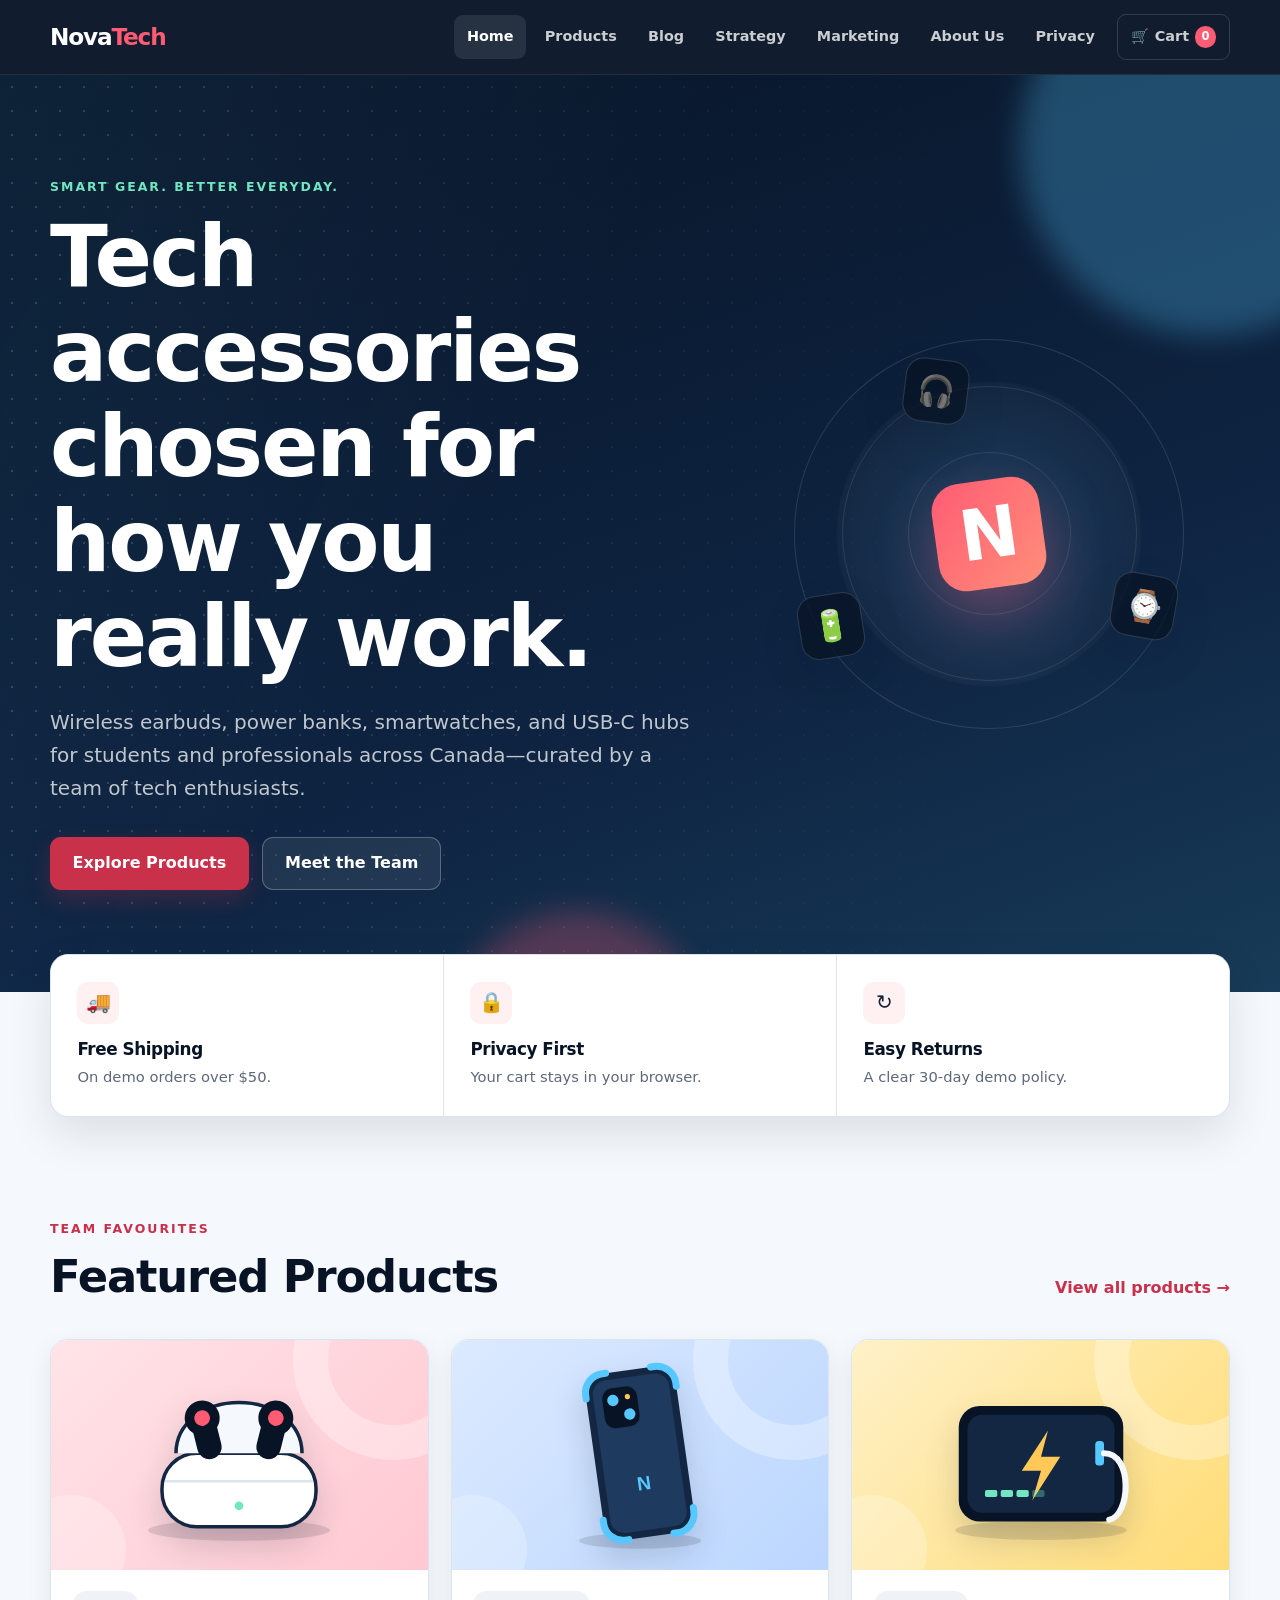
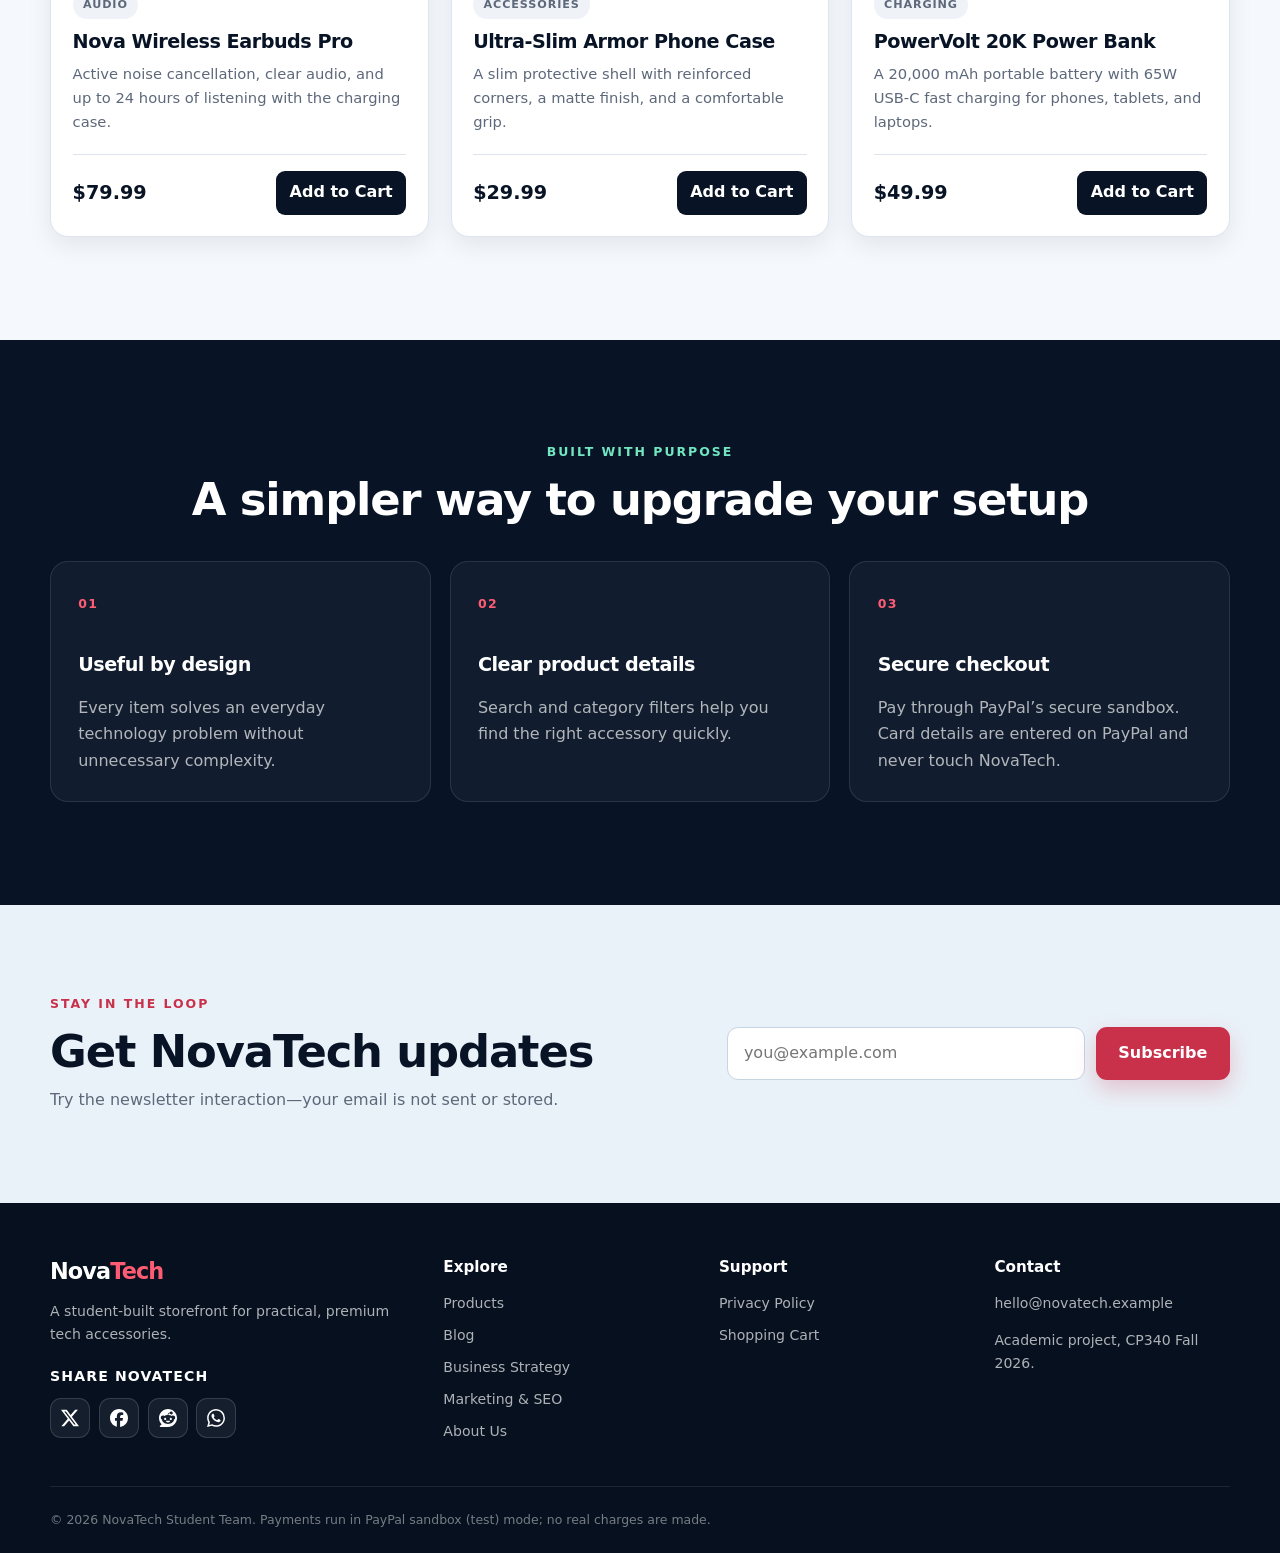
<file: index.html>
<!DOCTYPE html>
<html lang="en">
<head>
    <meta charset="UTF-8">
    <meta name="viewport" content="width=device-width, initial-scale=1.0">
    <meta name="description" content="Shop NovaTech for curated tech accessories in Canada: wireless earbuds, power banks, smartwatches and USB-C hubs. Free shipping on orders over $50.">
    <meta name="theme-color" content="#081426">
    <meta name="referrer" content="strict-origin-when-cross-origin">
    <title>NovaTech | Tech Accessories for Students in Canada</title>
    <link rel="canonical" href="https://mhasan142200-ai.github.io/novatech-commerce-experience/">
    <meta property="og:type" content="website">
    <meta property="og:site_name" content="NovaTech">
    <meta property="og:title" content="NovaTech | Tech Accessories for Students in Canada">
    <meta property="og:description" content="Shop NovaTech for curated tech accessories in Canada: wireless earbuds, power banks, smartwatches and USB-C hubs. Free shipping on orders over $50.">
    <meta property="og:url" content="https://mhasan142200-ai.github.io/novatech-commerce-experience/">
    <meta property="og:image" content="https://mhasan142200-ai.github.io/novatech-commerce-experience/images/og-image.png">
    <meta property="og:image:alt" content="NovaTech tech accessories store">
    <meta name="twitter:card" content="summary_large_image">
    <link rel="icon" href="images/favicon.svg" type="image/svg+xml">
    <script type="application/ld+json">
{
  "@context": "https://schema.org",
  "@type": "OnlineStore",
  "name": "NovaTech",
  "url": "https://mhasan142200-ai.github.io/novatech-commerce-experience/",
  "logo": "https://mhasan142200-ai.github.io/novatech-commerce-experience/images/og-image.png",
  "description": "Curated tech accessories for students and professionals in Canada.",
  "areaServed": "CA",
  "currenciesAccepted": "CAD",
  "paymentAccepted": "PayPal (sandbox)"
}
    </script>
    <link rel="stylesheet" href="css/style.css">
</head>
<body>
    <a class="skip-link" href="#main-content">Skip to main content</a>
    <header class="site-header">
        <nav class="navbar" aria-label="Main navigation">
            <div class="nav-container">
                <a href="index.html" class="logo" aria-label="NovaTech home">Nova<span>Tech</span></a>
                <button class="menu-toggle" type="button" aria-label="Open navigation menu" aria-expanded="false" aria-controls="primary-navigation">
                    <span></span><span></span><span></span>
                </button>
                <ul class="nav-links" id="primary-navigation">
                    <li><a href="index.html" aria-current="page">Home</a></li>
                    <li><a href="products.html">Products</a></li>
                    <li><a href="blog.html">Blog</a></li>
                    <li><a href="strategy.html">Strategy</a></li>
                    <li><a href="marketing.html">Marketing</a></li>
                    <li><a href="about.html">About Us</a></li>
                    <li><a href="privacy.html">Privacy</a></li>
                    <li><a href="cart.html" class="cart-link"><span aria-hidden="true">🛒</span> Cart <span class="cart-badge" id="cart-badge" aria-label="0 items">0</span></a></li>
                </ul>
            </div>
        </nav>
    </header>

    <main id="main-content" tabindex="-1">
        <section class="hero" aria-labelledby="hero-title">
            <div class="hero-glow hero-glow-one" aria-hidden="true"></div>
            <div class="hero-glow hero-glow-two" aria-hidden="true"></div>
            <div class="hero-content">
                <p class="eyebrow">Smart gear. Better everyday.</p>
                <h1 id="hero-title">Tech accessories chosen for how you really work.</h1>
                <p>Wireless earbuds, power banks, smartwatches, and USB-C hubs for students and professionals across Canada—curated by a team of tech enthusiasts.</p>
                <div class="hero-actions">
                    <a href="products.html" class="btn">Explore Products</a>
                    <a href="about.html" class="btn btn-secondary">Meet the Team</a>
                </div>
            </div>
            <div class="hero-product" aria-label="Stylized collection of NovaTech accessories" role="img">
                <div class="orbit orbit-one" aria-hidden="true"><span>🎧</span></div>
                <div class="orbit orbit-two" aria-hidden="true"><span>⌚</span></div>
                <div class="orbit orbit-three" aria-hidden="true"><span>🔋</span></div>
                <div class="hero-mark" aria-hidden="true">N</div>
            </div>
        </section>

        <section class="features" aria-label="Store benefits">
            <article class="feature">
                <span class="feature-icon" aria-hidden="true">🚚</span>
                <h2>Free Shipping</h2>
                <p>On demo orders over $50.</p>
            </article>
            <article class="feature">
                <span class="feature-icon" aria-hidden="true">🔒</span>
                <h2>Privacy First</h2>
                <p>Your cart stays in your browser.</p>
            </article>
            <article class="feature">
                <span class="feature-icon" aria-hidden="true">↻</span>
                <h2>Easy Returns</h2>
                <p>A clear 30-day demo policy.</p>
            </article>
        </section>

        <section class="featured-products-section" aria-labelledby="featured-title">
            <div class="section-heading">
                <div>
                    <p class="eyebrow">Team favourites</p>
                    <h2 id="featured-title">Featured Products</h2>
                </div>
                <a href="products.html" class="text-link">View all products <span aria-hidden="true">→</span></a>
            </div>
            <div id="featured-products" class="products-grid"></div>
        </section>

        <section class="value-section" aria-labelledby="value-title">
            <div class="section-heading centered">
                <div>
                    <p class="eyebrow">Built with purpose</p>
                    <h2 id="value-title">A simpler way to upgrade your setup</h2>
                </div>
            </div>
            <div class="value-grid">
                <article class="value-card">
                    <span class="value-number">01</span>
                    <h3>Useful by design</h3>
                    <p>Every item solves an everyday technology problem without unnecessary complexity.</p>
                </article>
                <article class="value-card">
                    <span class="value-number">02</span>
                    <h3>Clear product details</h3>
                    <p>Search and category filters help you find the right accessory quickly.</p>
                </article>
                <article class="value-card">
                    <span class="value-number">03</span>
                    <h3>Secure checkout</h3>
                    <p>Pay through PayPal’s secure sandbox. Card details are entered on PayPal and never touch NovaTech.</p>
                </article>
            </div>
        </section>

        <section class="newsletter" aria-labelledby="newsletter-title">
            <div>
                <p class="eyebrow">Stay in the loop</p>
                <h2 id="newsletter-title">Get NovaTech updates</h2>
                <p>Try the newsletter interaction—your email is not sent or stored.</p>
            </div>
            <form class="newsletter-form">
                <label class="sr-only" for="newsletter-email">Email address</label>
                <input id="newsletter-email" type="email" autocomplete="email" placeholder="you@example.com" required>
                <button type="submit">Subscribe</button>
            </form>
        </section>
    </main>

    <footer class="site-footer">
        <div class="footer-container">
            <div class="footer-col footer-brand">
                <h2>Nova<span>Tech</span></h2>
                <p>A student-built storefront for practical, premium tech accessories.</p>
                <div class="social-share" aria-labelledby="social-share-title">
                    <p id="social-share-title" class="social-share-title">Share NovaTech</p>
                    <ul class="social-links">
                        <li><a href="https://twitter.com/intent/tweet?text=NovaTech%3A%20practical%20tech%20accessories%2C%20explained%20clearly.&amp;url=https%3A%2F%2Fmhasan142200-ai.github.io%2Fnovatech-commerce-experience%2F" target="_blank" rel="noopener noreferrer" aria-label="Share NovaTech on X (opens in a new tab)" data-social-share="x"><svg viewBox="0 0 24 24" aria-hidden="true" focusable="false"><path d="M18.901 1.153h3.68l-8.04 9.19L24 22.846h-7.406l-5.8-7.584-6.638 7.584H.474l8.6-9.83L0 1.154h7.594l5.243 6.932ZM17.61 20.644h2.039L6.486 3.24H4.298Z"/></svg></a></li>
                        <li><a href="https://www.facebook.com/sharer/sharer.php?u=https%3A%2F%2Fmhasan142200-ai.github.io%2Fnovatech-commerce-experience%2F" target="_blank" rel="noopener noreferrer" aria-label="Share NovaTech on Facebook (opens in a new tab)" data-social-share="facebook"><svg viewBox="0 0 24 24" aria-hidden="true" focusable="false"><path d="M9.101 23.691v-7.98H6.627v-3.667h2.474v-1.58c0-4.085 1.848-5.978 5.858-5.978.401 0 .955.042 1.468.103a8.68 8.68 0 0 1 1.141.195v3.325a8.623 8.623 0 0 0-.653-.036 26.805 26.805 0 0 0-.733-.009c-.707 0-1.259.096-1.675.309a1.686 1.686 0 0 0-.679.622c-.258.42-.374.995-.374 1.752v1.297h3.919l-.386 2.103-.287 1.564h-3.246v8.245C19.396 23.238 24 18.179 24 12.044c0-6.627-5.373-12-12-12s-12 5.373-12 12c0 5.628 3.874 10.35 9.101 11.647Z"/></svg></a></li>
                        <li><a href="https://www.reddit.com/submit?url=https%3A%2F%2Fmhasan142200-ai.github.io%2Fnovatech-commerce-experience%2F&amp;title=NovaTech%3A%20practical%20tech%20accessories%2C%20explained%20clearly." target="_blank" rel="noopener noreferrer" aria-label="Share NovaTech on Reddit (opens in a new tab)" data-social-share="reddit"><svg viewBox="0 0 24 24" aria-hidden="true" focusable="false"><path d="M12 0C5.373 0 0 5.373 0 12c0 3.314 1.343 6.314 3.515 8.485l-2.286 2.286C.775 23.225 1.097 24 1.738 24H12c6.627 0 12-5.373 12-12S18.627 0 12 0Zm4.388 3.199c1.104 0 1.999.895 1.999 1.999 0 1.105-.895 2-1.999 2-.946 0-1.739-.657-1.947-1.539v.002c-1.147.162-2.032 1.15-2.032 2.341v.007c1.776.067 3.4.567 4.686 1.363.473-.363 1.064-.58 1.707-.58 1.547 0 2.802 1.254 2.802 2.802 0 1.117-.655 2.081-1.601 2.531-.088 3.256-3.637 5.876-7.997 5.876-4.361 0-7.905-2.617-7.998-5.87-.954-.447-1.614-1.415-1.614-2.538 0-1.548 1.255-2.802 2.803-2.802.645 0 1.239.218 1.712.585 1.275-.79 2.881-1.291 4.64-1.365v-.01c0-1.663 1.263-3.034 2.88-3.207.188-.911.993-1.595 1.959-1.595Zm-8.085 8.376c-.784 0-1.459.78-1.506 1.797-.047 1.016.64 1.429 1.426 1.429.786 0 1.371-.369 1.418-1.385.047-1.017-.553-1.841-1.338-1.841Zm7.406 0c-.786 0-1.385.824-1.338 1.841.047 1.017.634 1.385 1.418 1.385.785 0 1.473-.413 1.426-1.429-.046-1.017-.721-1.797-1.506-1.797Zm-3.703 4.013c-.974 0-1.907.048-2.77.135-.147.015-.241.168-.183.305.483 1.154 1.622 1.964 2.953 1.964 1.33 0 2.47-.81 2.953-1.964.057-.137-.037-.29-.184-.305-.863-.087-1.795-.135-2.769-.135Z"/></svg></a></li>
                        <li><a href="https://wa.me/?text=NovaTech%3A%20practical%20tech%20accessories%2C%20explained%20clearly.%20https%3A%2F%2Fmhasan142200-ai.github.io%2Fnovatech-commerce-experience%2F" target="_blank" rel="noopener noreferrer" aria-label="Share NovaTech on WhatsApp (opens in a new tab)" data-social-share="whatsapp"><svg viewBox="0 0 24 24" aria-hidden="true" focusable="false"><path d="M17.472 14.382c-.297-.149-1.758-.867-2.03-.967-.273-.099-.471-.148-.67.15-.197.297-.767.966-.94 1.164-.173.199-.347.223-.644.075-.297-.15-1.255-.463-2.39-1.475-.883-.788-1.48-1.761-1.653-2.059-.173-.297-.018-.458.13-.606.134-.133.298-.347.446-.52.149-.174.198-.298.298-.497.099-.198.05-.371-.025-.52-.075-.149-.669-1.612-.916-2.207-.242-.579-.487-.5-.669-.51-.173-.008-.371-.01-.57-.01-.198 0-.52.074-.792.372-.272.297-1.04 1.016-1.04 2.479 0 1.462 1.065 2.875 1.213 3.074.149.198 2.096 3.2 5.077 4.487.709.306 1.262.489 1.694.625.712.227 1.36.195 1.871.118.571-.085 1.758-.719 2.006-1.413.248-.694.248-1.289.173-1.413-.074-.124-.272-.198-.57-.347m-5.421 7.403h-.004a9.87 9.87 0 01-5.031-1.378l-.361-.214-3.741.982.998-3.648-.235-.374a9.86 9.86 0 01-1.51-5.26c.001-5.45 4.436-9.884 9.888-9.884 2.64 0 5.122 1.03 6.988 2.898a9.825 9.825 0 012.893 6.994c-.003 5.45-4.437 9.884-9.885 9.884m8.413-18.297A11.815 11.815 0 0012.05 0C5.495 0 .16 5.335.157 11.892c0 2.096.547 4.142 1.588 5.945L.057 24l6.305-1.654a11.882 11.882 0 005.683 1.448h.005c6.554 0 11.89-5.335 11.893-11.893a11.821 11.821 0 00-3.48-8.413Z"/></svg></a></li>
                    </ul>
                </div>
            </div>
            <div class="footer-col">
                <h2>Explore</h2>
                <ul>
                    <li><a href="products.html">Products</a></li>
                    <li><a href="blog.html">Blog</a></li>
                    <li><a href="strategy.html">Business Strategy</a></li>
                    <li><a href="marketing.html">Marketing &amp; SEO</a></li>
                    <li><a href="about.html">About Us</a></li>
                </ul>
            </div>
            <div class="footer-col">
                <h2>Support</h2>
                <ul>
                    <li><a href="privacy.html">Privacy Policy</a></li>
                    <li><a href="cart.html">Shopping Cart</a></li>
                </ul>
            </div>
            <div class="footer-col">
                <h2>Contact</h2>
                <p><a href="mailto:hello@novatech.example">hello@novatech.example</a></p>
                <p>Academic project, CP340 Fall 2026.</p>
            </div>
        </div>
        <div class="footer-bottom">
            <p>&copy; 2026 NovaTech Student Team. Payments run in PayPal sandbox (test) mode; no real charges are made.</p>
        </div>
    </footer>

    <div id="toast" class="toast" role="status" aria-live="polite" aria-atomic="true"></div>
    <script src="js/main.js" defer></script>
</body>
</html>
</file>
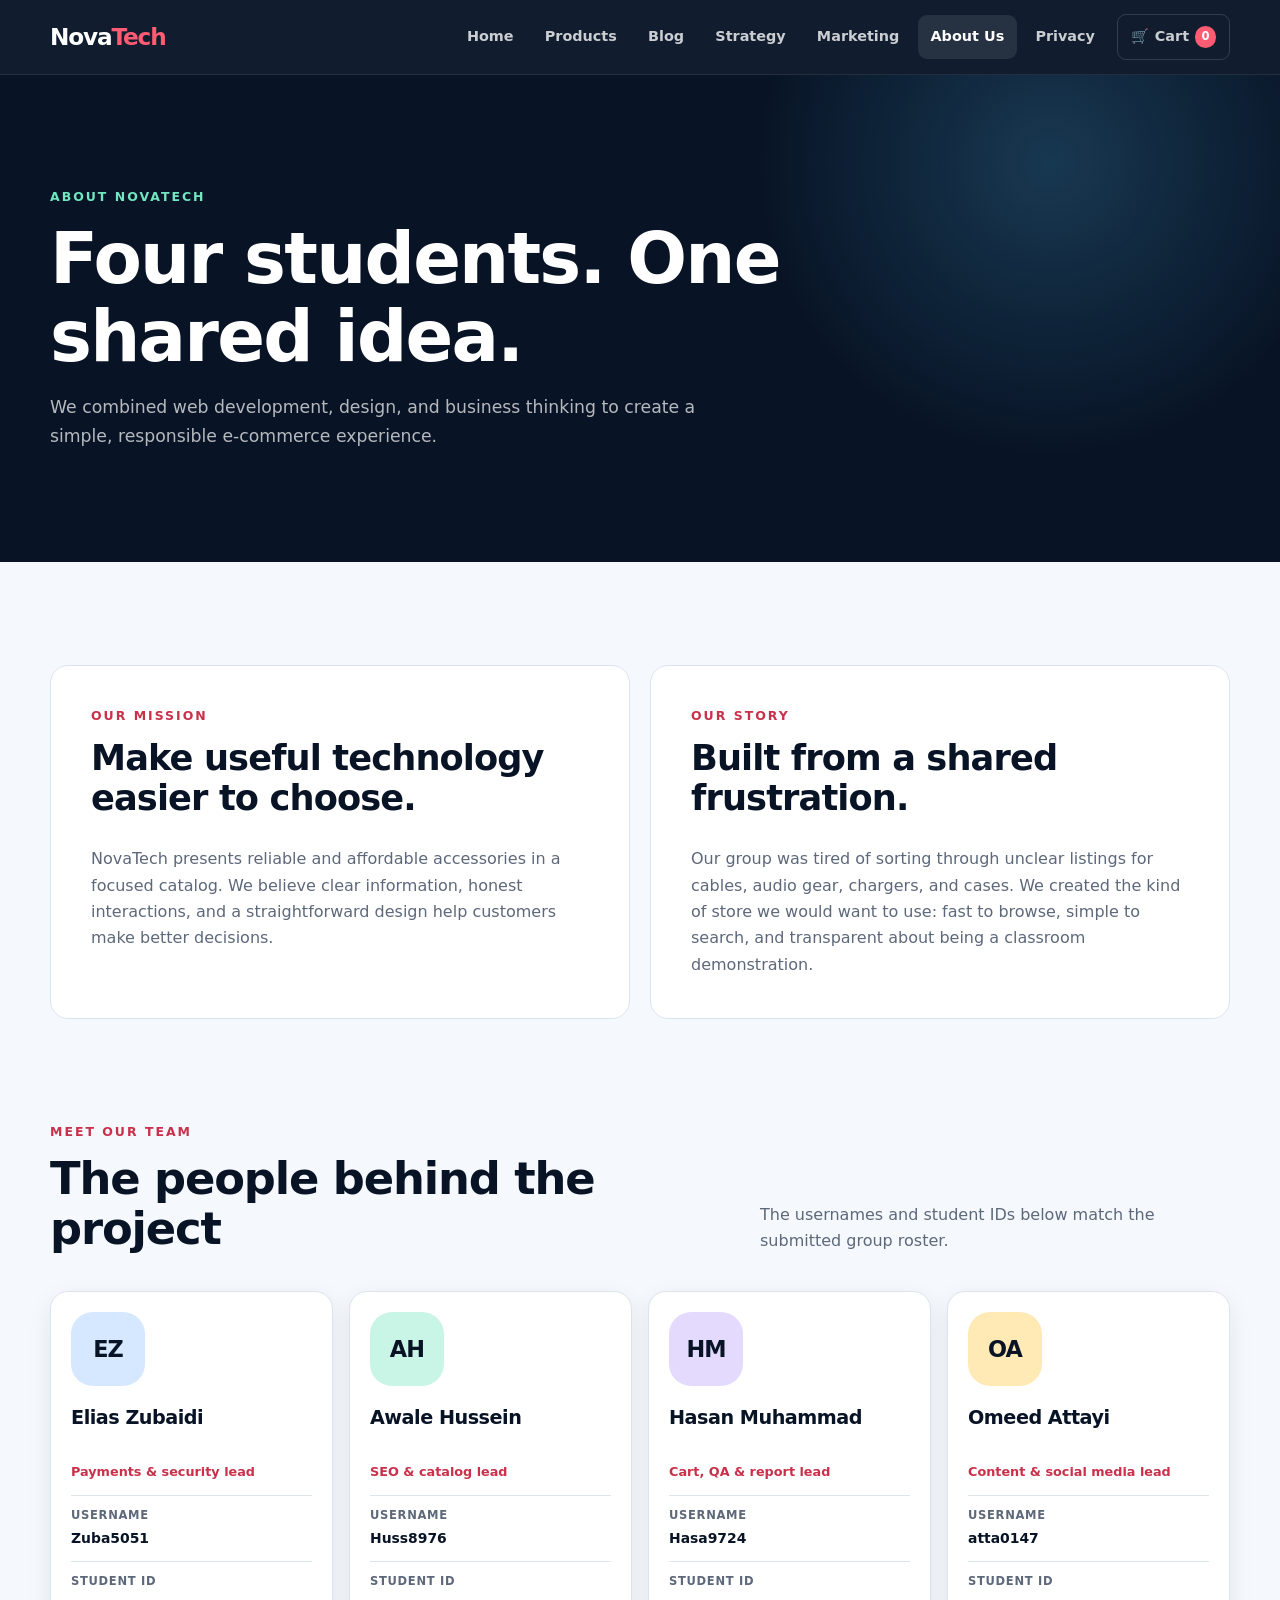
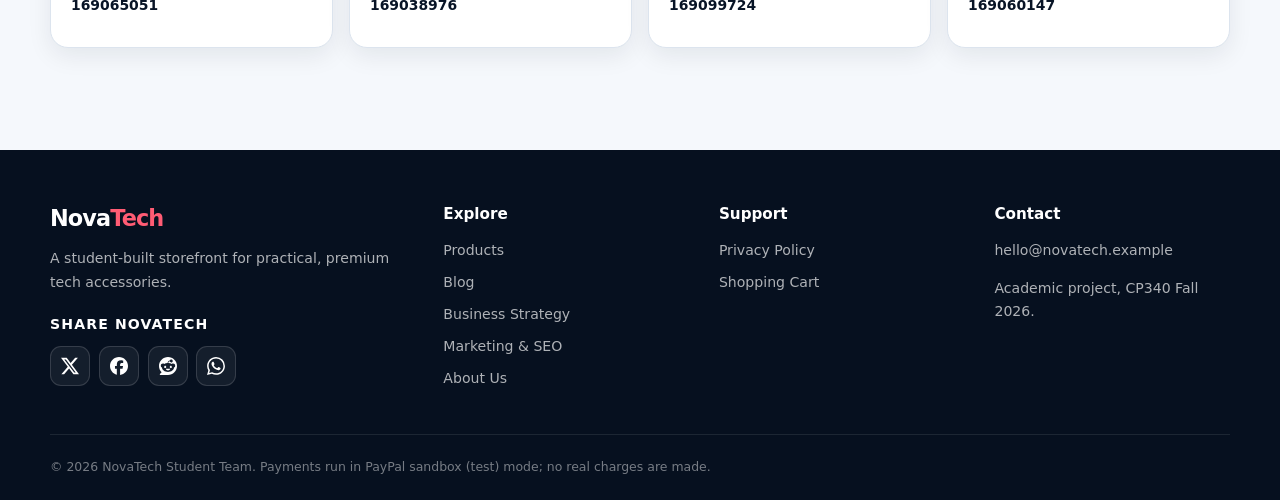
<file: about.html>
<!DOCTYPE html>
<html lang="en">
<head>
    <meta charset="UTF-8">
    <meta name="viewport" content="width=device-width, initial-scale=1.0">
    <meta name="description" content="Meet the four Wilfrid Laurier students behind NovaTech, a Canadian e-commerce store for practical, well-explained tech accessories.">
    <meta name="theme-color" content="#081426">
    <meta name="referrer" content="strict-origin-when-cross-origin">
    <title>About the NovaTech Team | Student Tech Accessory Store</title>
    <link rel="canonical" href="https://mhasan142200-ai.github.io/novatech-commerce-experience/about.html">
    <meta property="og:type" content="website">
    <meta property="og:site_name" content="NovaTech">
    <meta property="og:title" content="About the NovaTech Team | Student Tech Accessory Store">
    <meta property="og:description" content="Meet the four Wilfrid Laurier students behind NovaTech, a Canadian e-commerce store for practical, well-explained tech accessories.">
    <meta property="og:url" content="https://mhasan142200-ai.github.io/novatech-commerce-experience/about.html">
    <meta property="og:image" content="https://mhasan142200-ai.github.io/novatech-commerce-experience/images/og-image.png">
    <meta property="og:image:alt" content="NovaTech tech accessories store">
    <meta name="twitter:card" content="summary_large_image">
    <link rel="icon" href="images/favicon.svg" type="image/svg+xml">
    <link rel="stylesheet" href="css/style.css">
</head>
<body>
    <a class="skip-link" href="#main-content">Skip to main content</a>
    <header class="site-header">
        <nav class="navbar" aria-label="Main navigation">
            <div class="nav-container">
                <a href="index.html" class="logo" aria-label="NovaTech home">Nova<span>Tech</span></a>
                <button class="menu-toggle" type="button" aria-label="Open navigation menu" aria-expanded="false" aria-controls="primary-navigation">
                    <span></span><span></span><span></span>
                </button>
                <ul class="nav-links" id="primary-navigation">
                    <li><a href="index.html">Home</a></li>
                    <li><a href="products.html">Products</a></li>
                    <li><a href="blog.html">Blog</a></li>
                    <li><a href="strategy.html">Strategy</a></li>
                    <li><a href="marketing.html">Marketing</a></li>
                    <li><a href="about.html" aria-current="page">About Us</a></li>
                    <li><a href="privacy.html">Privacy</a></li>
                    <li><a href="cart.html" class="cart-link"><span aria-hidden="true">🛒</span> Cart <span class="cart-badge" id="cart-badge" aria-label="0 items">0</span></a></li>
                </ul>
            </div>
        </nav>
    </header>

    <main id="main-content" tabindex="-1">
        <section class="page-hero compact" aria-labelledby="page-title">
            <p class="eyebrow">About NovaTech</p>
            <h1 id="page-title">Four students. One shared idea.</h1>
            <p>We combined web development, design, and business thinking to create a simple, responsible e-commerce experience.</p>
        </section>

        <section class="about-overview" aria-label="Our mission and story">
            <article class="mission">
                <p class="eyebrow">Our mission</p>
                <h2>Make useful technology easier to choose.</h2>
                <p>NovaTech presents reliable and affordable accessories in a focused catalog. We believe clear information, honest interactions, and a straightforward design help customers make better decisions.</p>
            </article>
            <article class="story">
                <p class="eyebrow">Our story</p>
                <h2>Built from a shared frustration.</h2>
                <p>Our group was tired of sorting through unclear listings for cables, audio gear, chargers, and cases. We created the kind of store we would want to use: fast to browse, simple to search, and transparent about being a classroom demonstration.</p>
            </article>
        </section>

        <section class="team" aria-labelledby="team-title">
            <div class="section-heading">
                <div>
                    <p class="eyebrow">Meet our team</p>
                    <h2 id="team-title">The people behind the project</h2>
                </div>
                <p class="section-copy">The usernames and student IDs below match the submitted group roster.</p>
            </div>
            <div class="team-grid">
                <article class="team-member">
                    <div class="member-avatar avatar-blue" aria-hidden="true">EZ</div>
                    <h3>Elias Zubaidi</h3>
                    <p class="member-role">Payments &amp; security lead</p>
                    <dl>
                        <div><dt>Username</dt><dd>Zuba5051</dd></div>
                        <div><dt>Student ID</dt><dd>169065051</dd></div>
                    </dl>
                </article>
                <article class="team-member">
                    <div class="member-avatar avatar-mint" aria-hidden="true">AH</div>
                    <h3>Awale Hussein</h3>
                    <p class="member-role">SEO &amp; catalog lead</p>
                    <dl>
                        <div><dt>Username</dt><dd>Huss8976</dd></div>
                        <div><dt>Student ID</dt><dd>169038976</dd></div>
                    </dl>
                </article>
                <article class="team-member">
                    <div class="member-avatar avatar-violet" aria-hidden="true">HM</div>
                    <h3>Hasan Muhammad</h3>
                    <p class="member-role">Cart, QA &amp; report lead</p>
                    <dl>
                        <div><dt>Username</dt><dd>Hasa9724</dd></div>
                        <div><dt>Student ID</dt><dd>169099724</dd></div>
                    </dl>
                </article>
                <article class="team-member">
                    <div class="member-avatar avatar-gold" aria-hidden="true">OA</div>
                    <h3>Omeed Attayi</h3>
                    <p class="member-role">Content &amp; social media lead</p>
                    <dl>
                        <div><dt>Username</dt><dd>atta0147</dd></div>
                        <div><dt>Student ID</dt><dd>169060147</dd></div>
                    </dl>
                </article>
            </div>
        </section>
    </main>

    <footer class="site-footer">
        <div class="footer-container">
            <div class="footer-col footer-brand">
                <h2>Nova<span>Tech</span></h2>
                <p>A student-built storefront for practical, premium tech accessories.</p>
                <div class="social-share" aria-labelledby="social-share-title">
                    <p id="social-share-title" class="social-share-title">Share NovaTech</p>
                    <ul class="social-links">
                        <li><a href="https://twitter.com/intent/tweet?text=NovaTech%3A%20practical%20tech%20accessories%2C%20explained%20clearly.&amp;url=https%3A%2F%2Fmhasan142200-ai.github.io%2Fnovatech-commerce-experience%2F" target="_blank" rel="noopener noreferrer" aria-label="Share NovaTech on X (opens in a new tab)" data-social-share="x"><svg viewBox="0 0 24 24" aria-hidden="true" focusable="false"><path d="M18.901 1.153h3.68l-8.04 9.19L24 22.846h-7.406l-5.8-7.584-6.638 7.584H.474l8.6-9.83L0 1.154h7.594l5.243 6.932ZM17.61 20.644h2.039L6.486 3.24H4.298Z"/></svg></a></li>
                        <li><a href="https://www.facebook.com/sharer/sharer.php?u=https%3A%2F%2Fmhasan142200-ai.github.io%2Fnovatech-commerce-experience%2F" target="_blank" rel="noopener noreferrer" aria-label="Share NovaTech on Facebook (opens in a new tab)" data-social-share="facebook"><svg viewBox="0 0 24 24" aria-hidden="true" focusable="false"><path d="M9.101 23.691v-7.98H6.627v-3.667h2.474v-1.58c0-4.085 1.848-5.978 5.858-5.978.401 0 .955.042 1.468.103a8.68 8.68 0 0 1 1.141.195v3.325a8.623 8.623 0 0 0-.653-.036 26.805 26.805 0 0 0-.733-.009c-.707 0-1.259.096-1.675.309a1.686 1.686 0 0 0-.679.622c-.258.42-.374.995-.374 1.752v1.297h3.919l-.386 2.103-.287 1.564h-3.246v8.245C19.396 23.238 24 18.179 24 12.044c0-6.627-5.373-12-12-12s-12 5.373-12 12c0 5.628 3.874 10.35 9.101 11.647Z"/></svg></a></li>
                        <li><a href="https://www.reddit.com/submit?url=https%3A%2F%2Fmhasan142200-ai.github.io%2Fnovatech-commerce-experience%2F&amp;title=NovaTech%3A%20practical%20tech%20accessories%2C%20explained%20clearly." target="_blank" rel="noopener noreferrer" aria-label="Share NovaTech on Reddit (opens in a new tab)" data-social-share="reddit"><svg viewBox="0 0 24 24" aria-hidden="true" focusable="false"><path d="M12 0C5.373 0 0 5.373 0 12c0 3.314 1.343 6.314 3.515 8.485l-2.286 2.286C.775 23.225 1.097 24 1.738 24H12c6.627 0 12-5.373 12-12S18.627 0 12 0Zm4.388 3.199c1.104 0 1.999.895 1.999 1.999 0 1.105-.895 2-1.999 2-.946 0-1.739-.657-1.947-1.539v.002c-1.147.162-2.032 1.15-2.032 2.341v.007c1.776.067 3.4.567 4.686 1.363.473-.363 1.064-.58 1.707-.58 1.547 0 2.802 1.254 2.802 2.802 0 1.117-.655 2.081-1.601 2.531-.088 3.256-3.637 5.876-7.997 5.876-4.361 0-7.905-2.617-7.998-5.87-.954-.447-1.614-1.415-1.614-2.538 0-1.548 1.255-2.802 2.803-2.802.645 0 1.239.218 1.712.585 1.275-.79 2.881-1.291 4.64-1.365v-.01c0-1.663 1.263-3.034 2.88-3.207.188-.911.993-1.595 1.959-1.595Zm-8.085 8.376c-.784 0-1.459.78-1.506 1.797-.047 1.016.64 1.429 1.426 1.429.786 0 1.371-.369 1.418-1.385.047-1.017-.553-1.841-1.338-1.841Zm7.406 0c-.786 0-1.385.824-1.338 1.841.047 1.017.634 1.385 1.418 1.385.785 0 1.473-.413 1.426-1.429-.046-1.017-.721-1.797-1.506-1.797Zm-3.703 4.013c-.974 0-1.907.048-2.77.135-.147.015-.241.168-.183.305.483 1.154 1.622 1.964 2.953 1.964 1.33 0 2.47-.81 2.953-1.964.057-.137-.037-.29-.184-.305-.863-.087-1.795-.135-2.769-.135Z"/></svg></a></li>
                        <li><a href="https://wa.me/?text=NovaTech%3A%20practical%20tech%20accessories%2C%20explained%20clearly.%20https%3A%2F%2Fmhasan142200-ai.github.io%2Fnovatech-commerce-experience%2F" target="_blank" rel="noopener noreferrer" aria-label="Share NovaTech on WhatsApp (opens in a new tab)" data-social-share="whatsapp"><svg viewBox="0 0 24 24" aria-hidden="true" focusable="false"><path d="M17.472 14.382c-.297-.149-1.758-.867-2.03-.967-.273-.099-.471-.148-.67.15-.197.297-.767.966-.94 1.164-.173.199-.347.223-.644.075-.297-.15-1.255-.463-2.39-1.475-.883-.788-1.48-1.761-1.653-2.059-.173-.297-.018-.458.13-.606.134-.133.298-.347.446-.52.149-.174.198-.298.298-.497.099-.198.05-.371-.025-.52-.075-.149-.669-1.612-.916-2.207-.242-.579-.487-.5-.669-.51-.173-.008-.371-.01-.57-.01-.198 0-.52.074-.792.372-.272.297-1.04 1.016-1.04 2.479 0 1.462 1.065 2.875 1.213 3.074.149.198 2.096 3.2 5.077 4.487.709.306 1.262.489 1.694.625.712.227 1.36.195 1.871.118.571-.085 1.758-.719 2.006-1.413.248-.694.248-1.289.173-1.413-.074-.124-.272-.198-.57-.347m-5.421 7.403h-.004a9.87 9.87 0 01-5.031-1.378l-.361-.214-3.741.982.998-3.648-.235-.374a9.86 9.86 0 01-1.51-5.26c.001-5.45 4.436-9.884 9.888-9.884 2.64 0 5.122 1.03 6.988 2.898a9.825 9.825 0 012.893 6.994c-.003 5.45-4.437 9.884-9.885 9.884m8.413-18.297A11.815 11.815 0 0012.05 0C5.495 0 .16 5.335.157 11.892c0 2.096.547 4.142 1.588 5.945L.057 24l6.305-1.654a11.882 11.882 0 005.683 1.448h.005c6.554 0 11.89-5.335 11.893-11.893a11.821 11.821 0 00-3.48-8.413Z"/></svg></a></li>
                    </ul>
                </div>
            </div>
            <div class="footer-col">
                <h2>Explore</h2>
                <ul>
                    <li><a href="products.html">Products</a></li>
                    <li><a href="blog.html">Blog</a></li>
                    <li><a href="strategy.html">Business Strategy</a></li>
                    <li><a href="marketing.html">Marketing &amp; SEO</a></li>
                    <li><a href="about.html">About Us</a></li>
                </ul>
            </div>
            <div class="footer-col">
                <h2>Support</h2>
                <ul>
                    <li><a href="privacy.html">Privacy Policy</a></li>
                    <li><a href="cart.html">Shopping Cart</a></li>
                </ul>
            </div>
            <div class="footer-col">
                <h2>Contact</h2>
                <p><a href="mailto:hello@novatech.example">hello@novatech.example</a></p>
                <p>Academic project, CP340 Fall 2026.</p>
            </div>
        </div>
        <div class="footer-bottom">
            <p>&copy; 2026 NovaTech Student Team. Payments run in PayPal sandbox (test) mode; no real charges are made.</p>
        </div>
    </footer>

    <div id="toast" class="toast" role="status" aria-live="polite" aria-atomic="true"></div>
    <script src="js/main.js" defer></script>
</body>
</html>
</file>
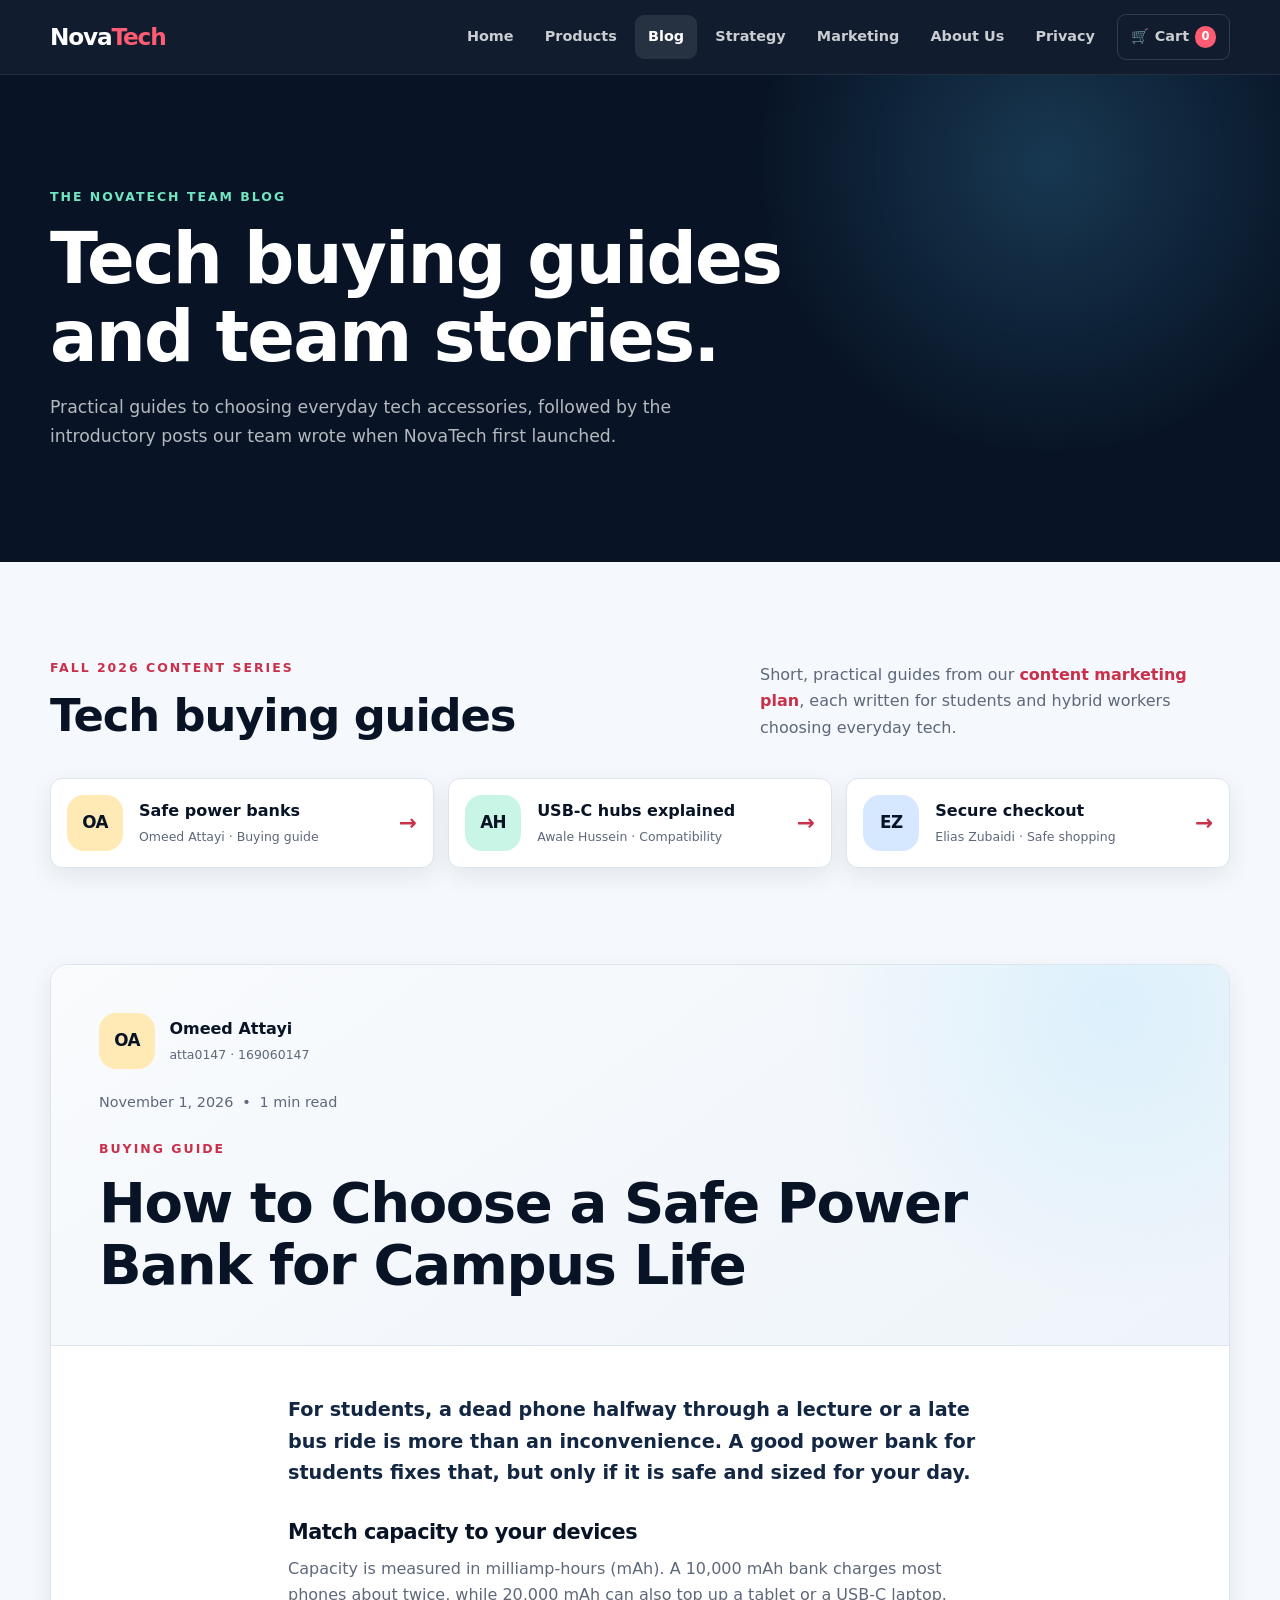
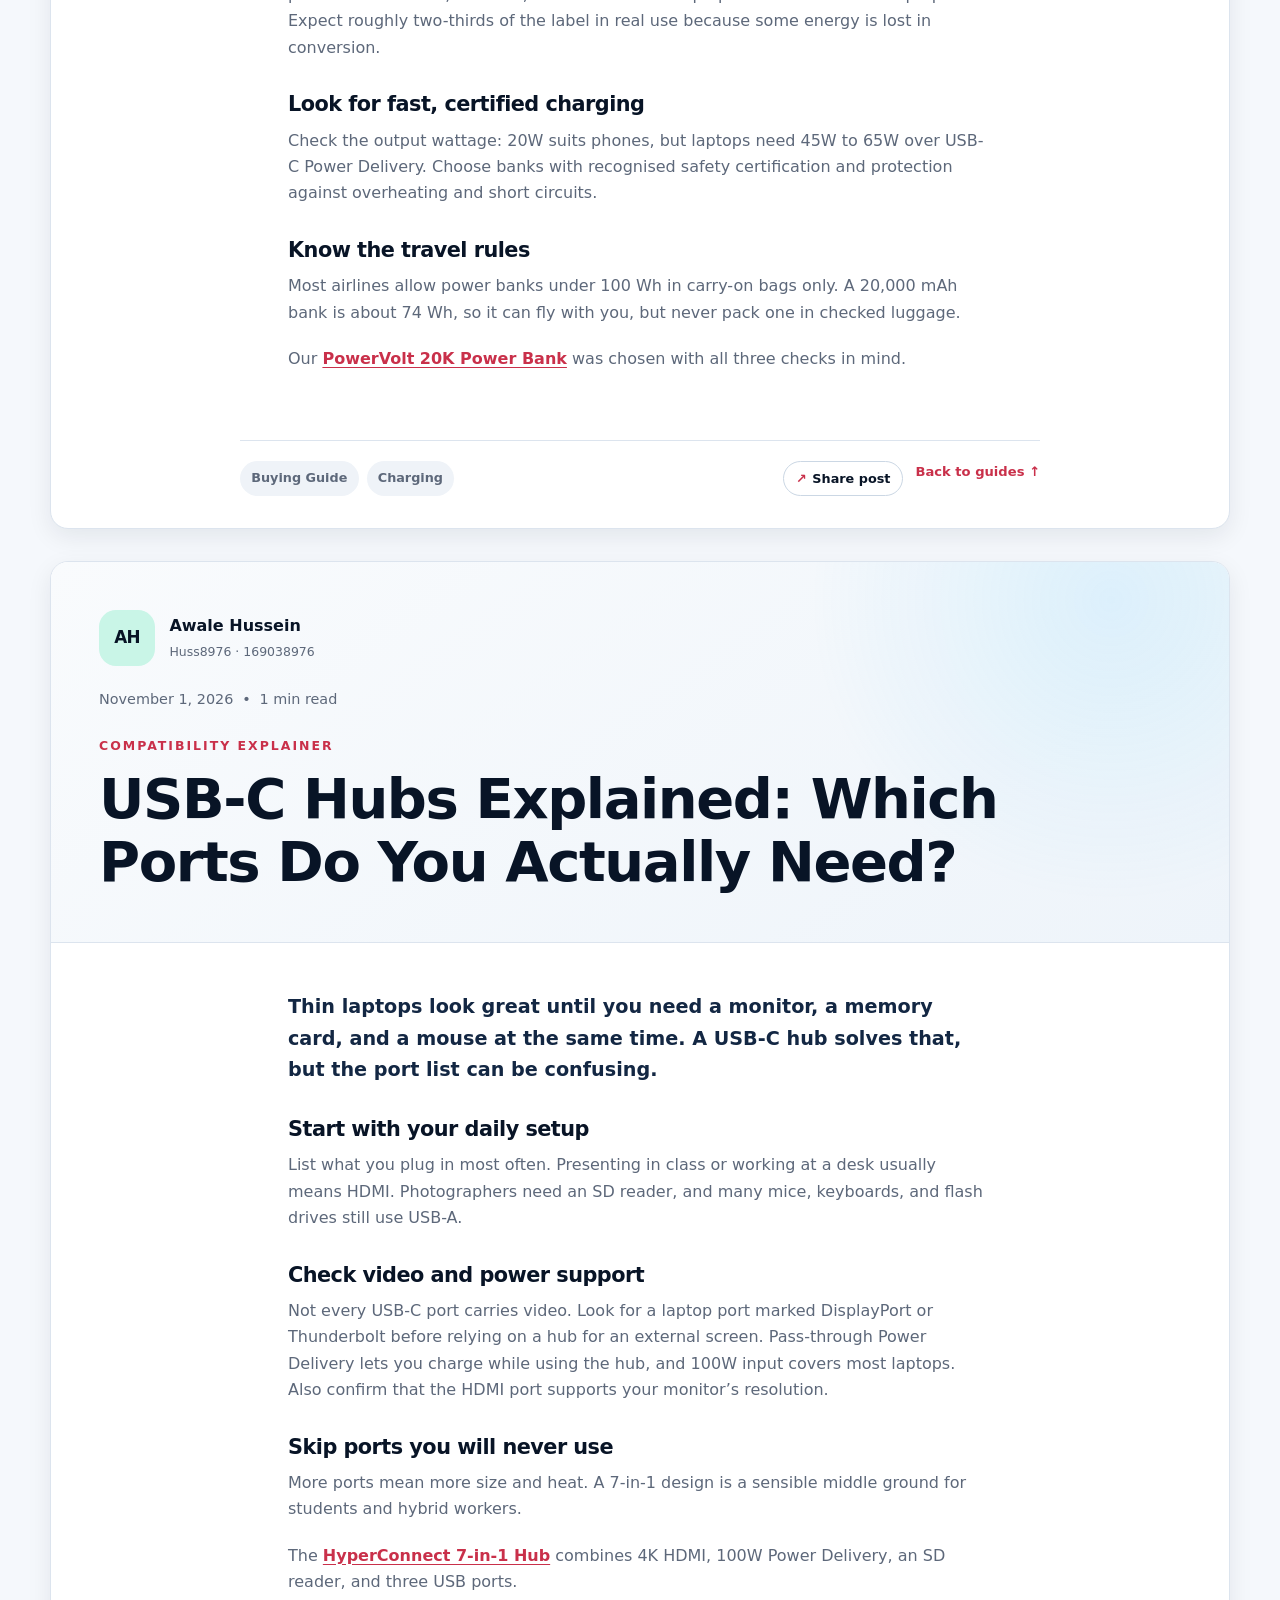
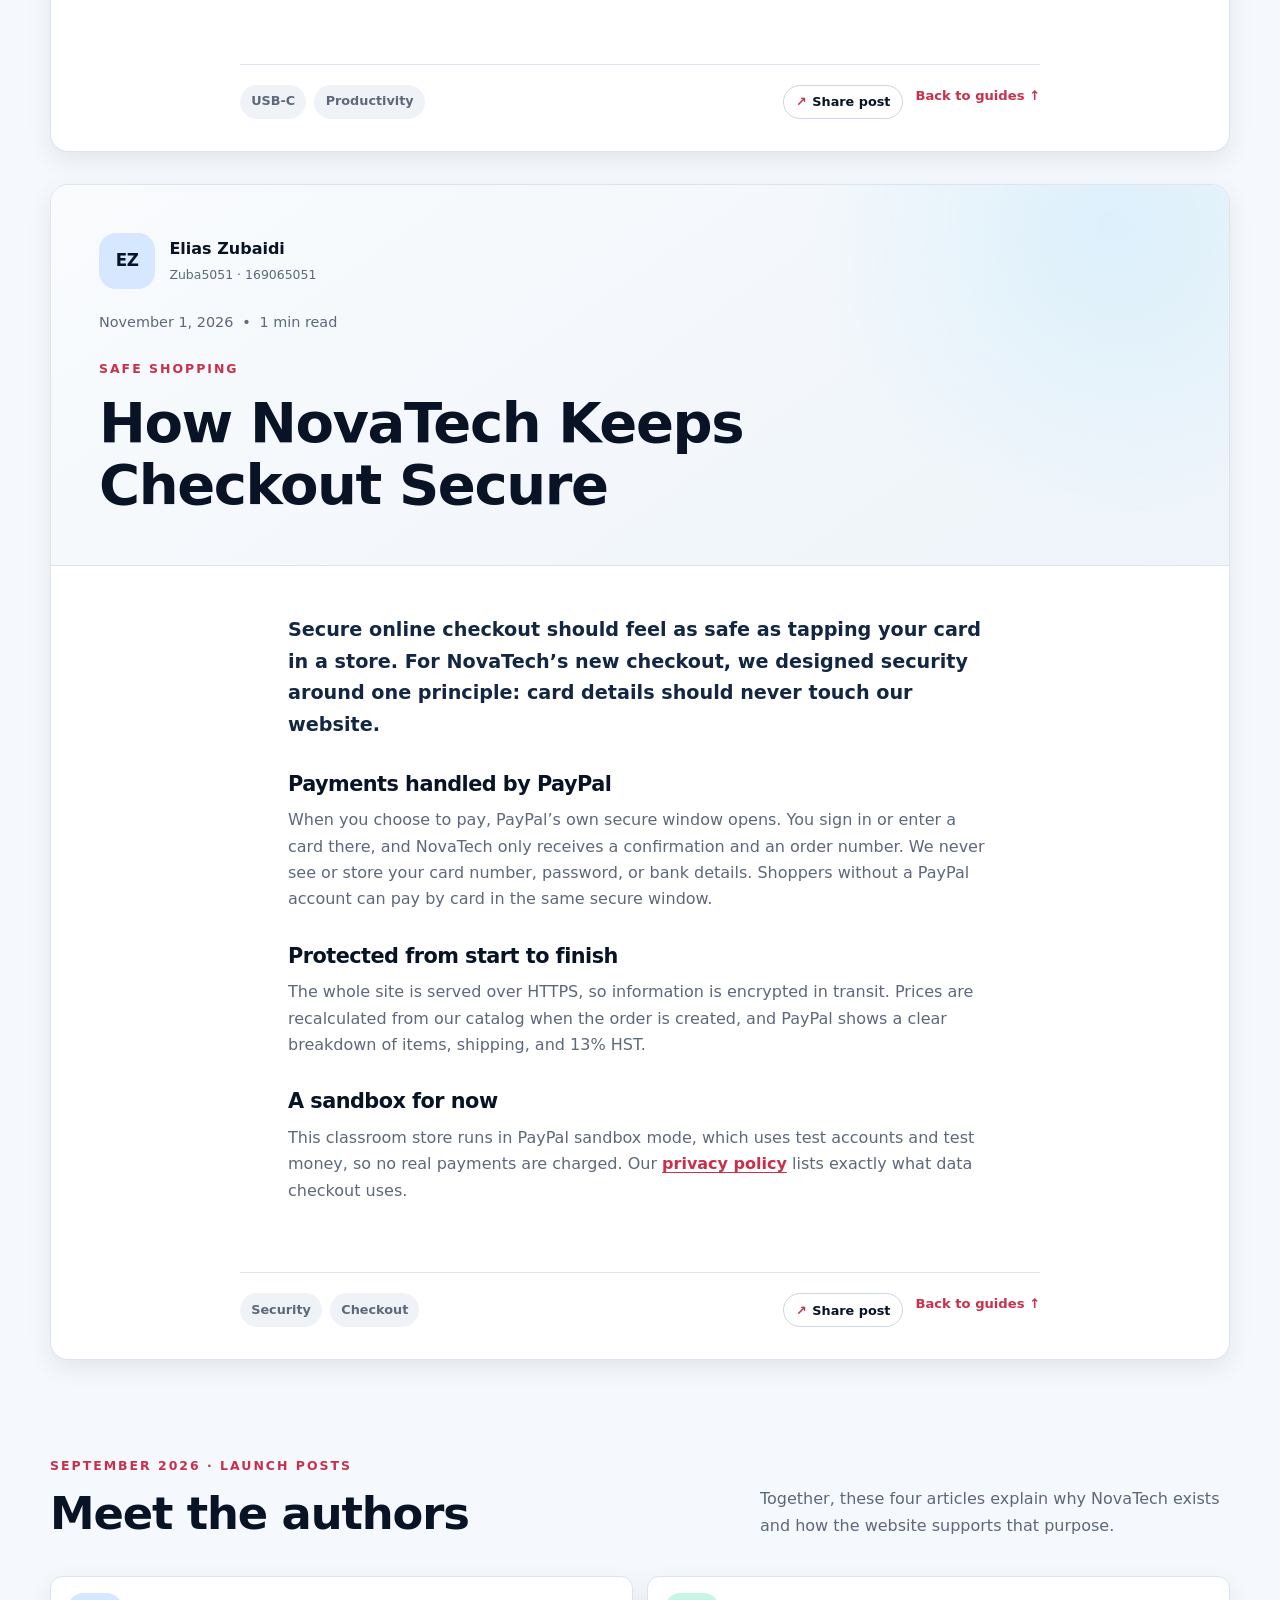
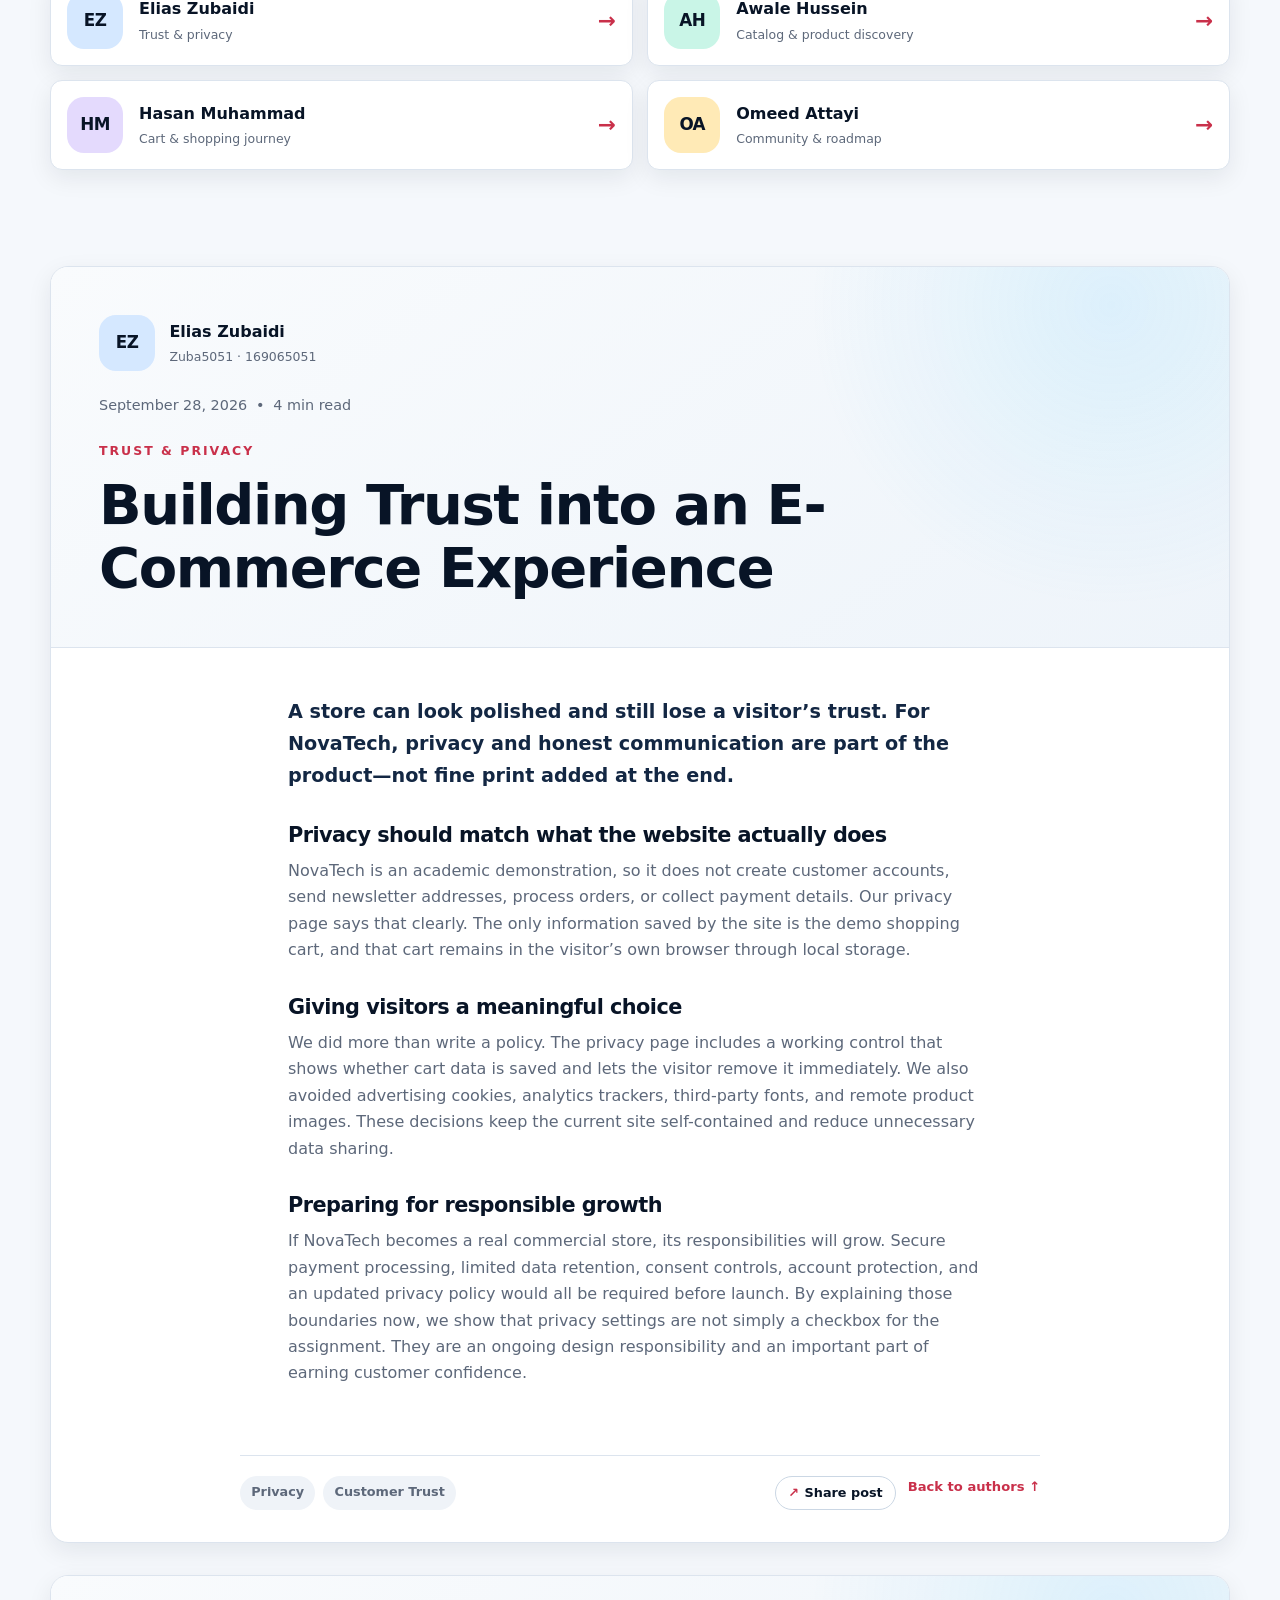
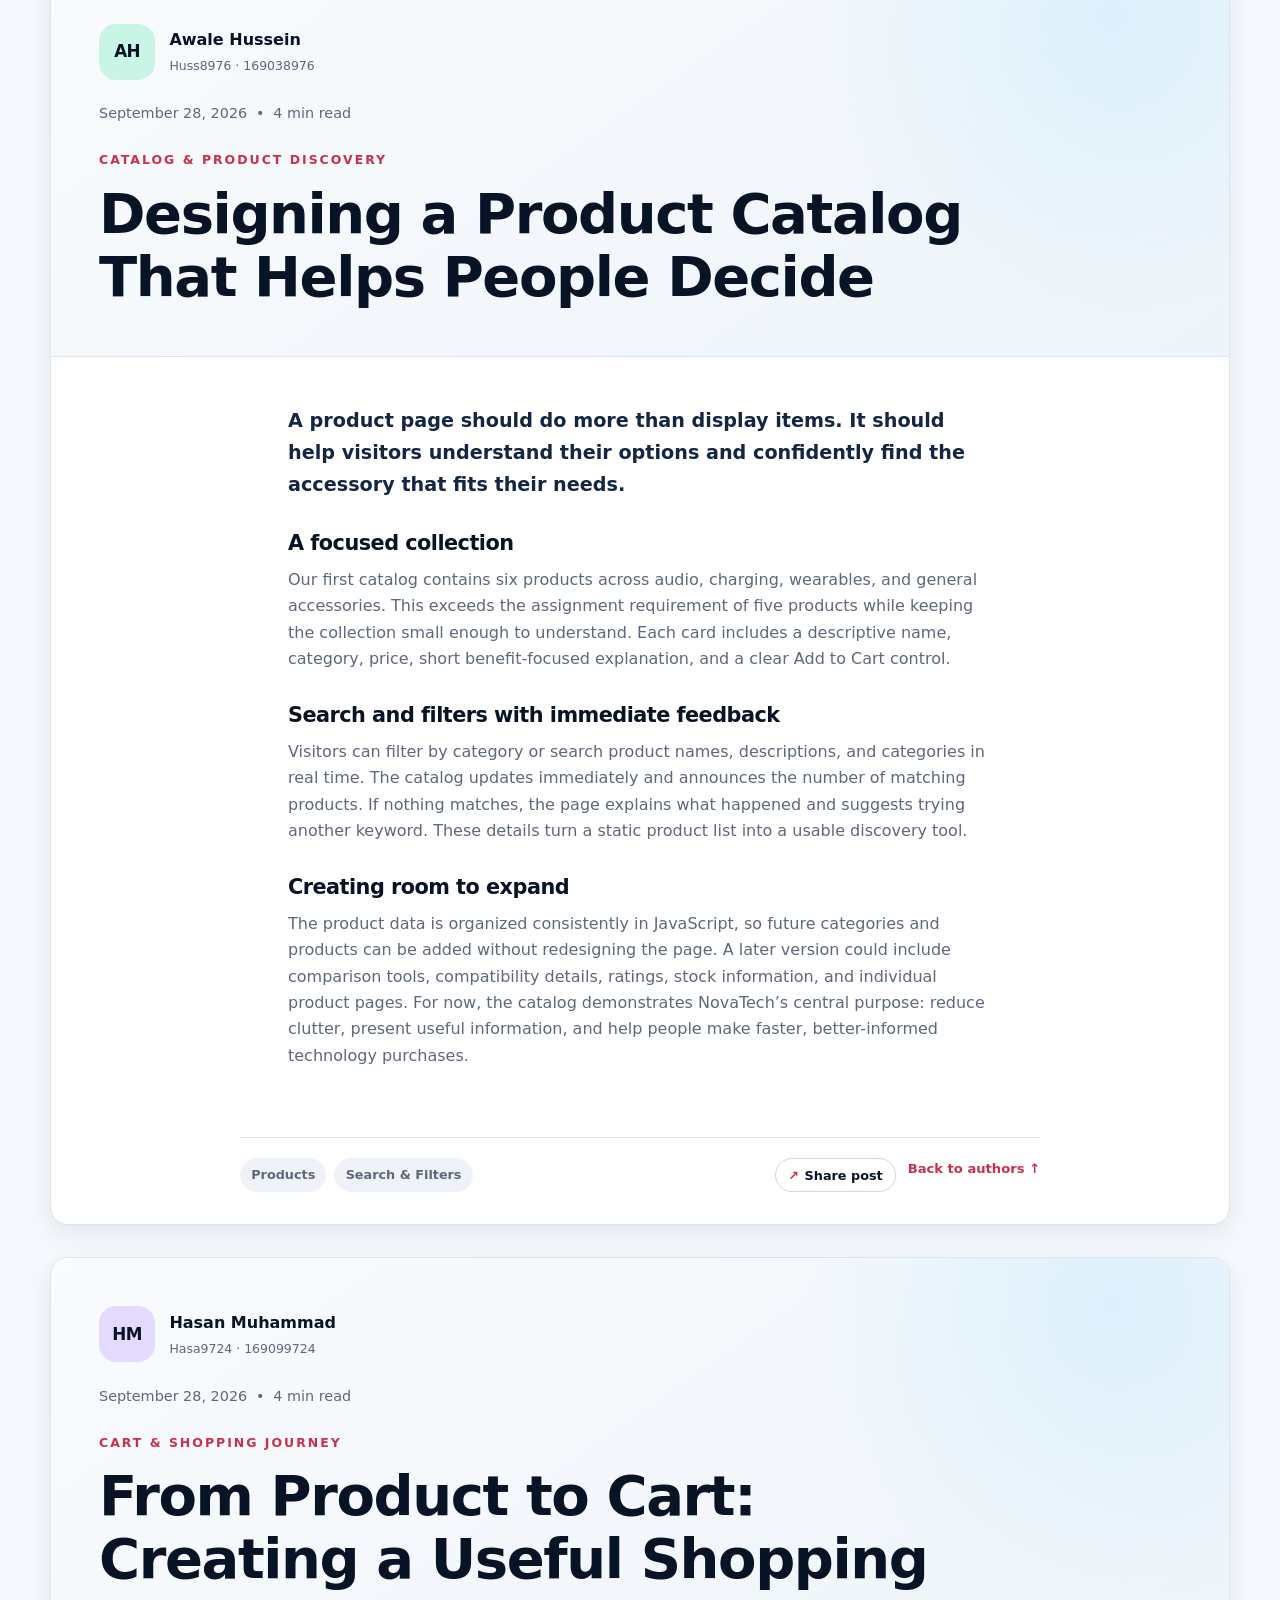
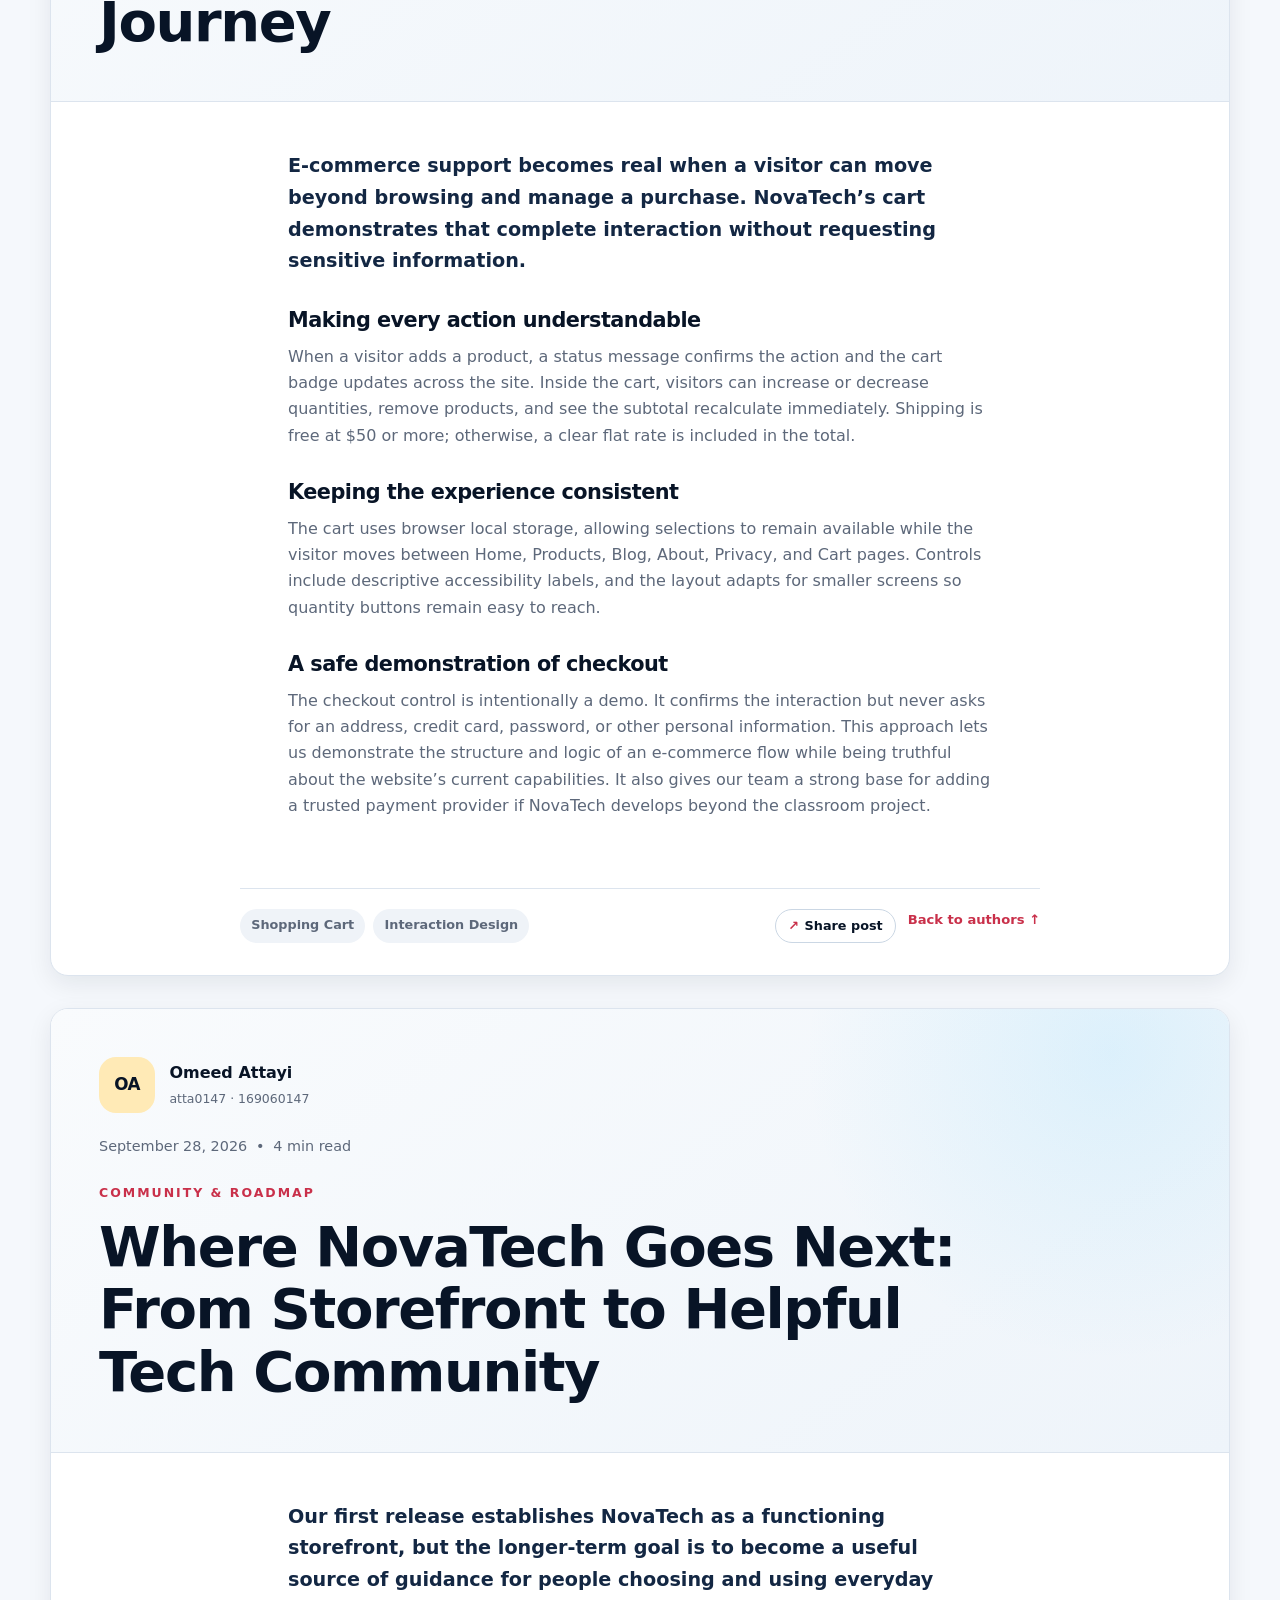
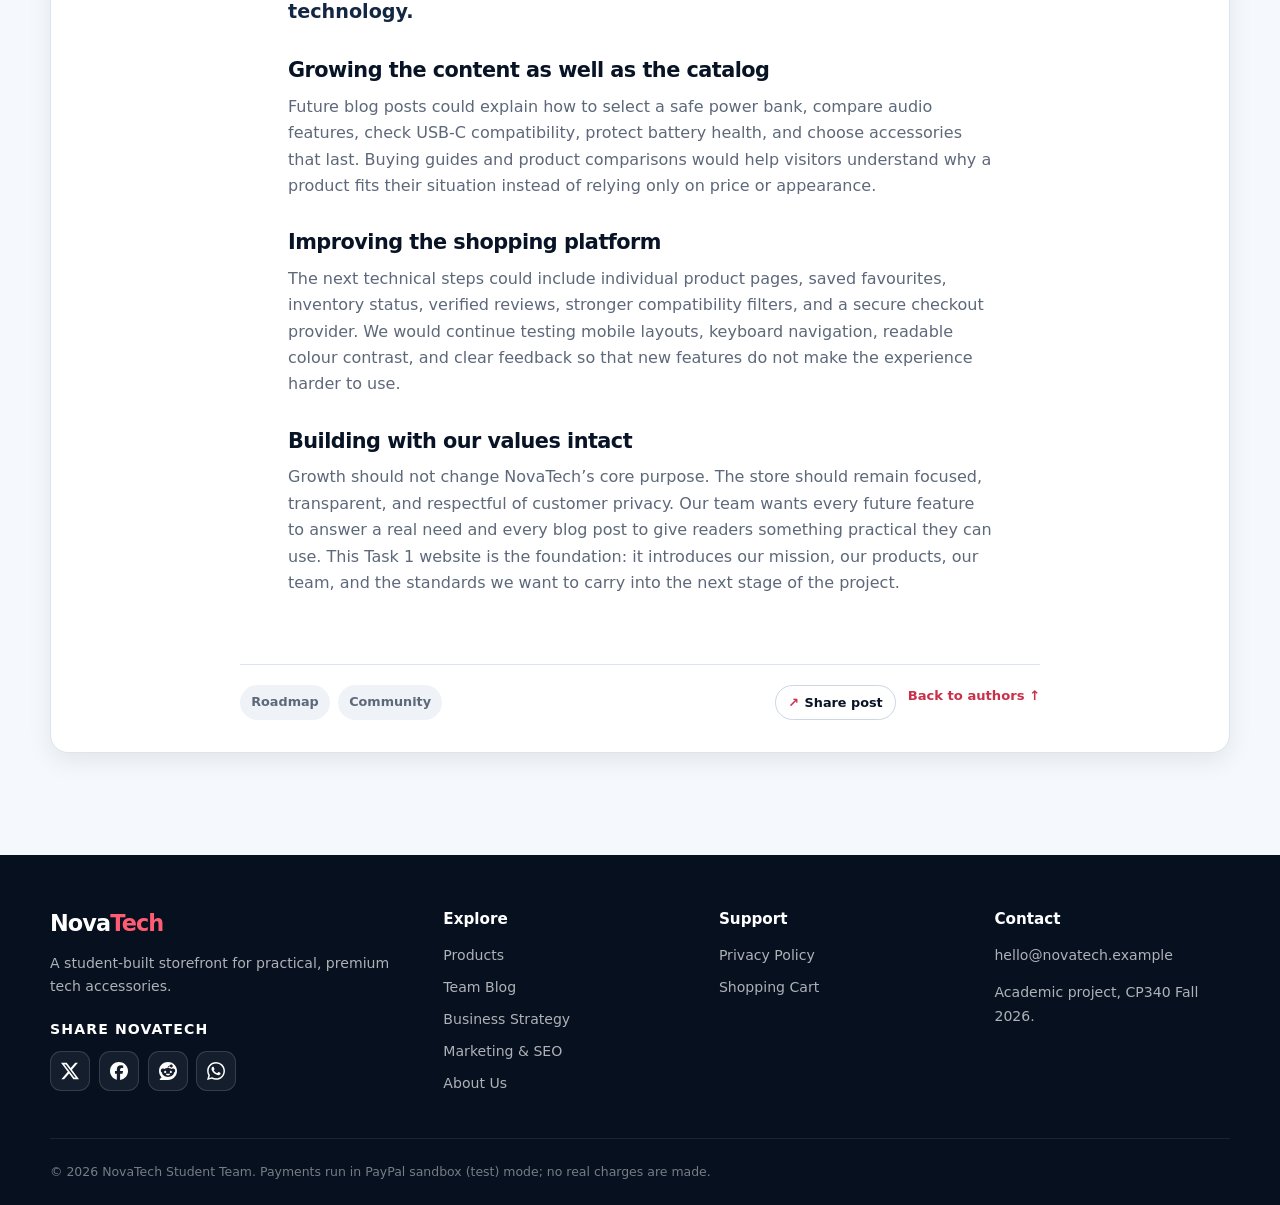
<file: blog.html>
<!DOCTYPE html>
<html lang="en">
<head>
    <meta charset="UTF-8">
    <meta name="viewport" content="width=device-width, initial-scale=1.0">
    <meta name="description" content="Practical tech buying guides from the NovaTech team: choosing a safe power bank, understanding USB-C hubs, and how secure online checkout works.">
    <meta name="theme-color" content="#081426">
    <meta name="referrer" content="strict-origin-when-cross-origin">
    <title>Tech Buying Guides &amp; Team Blog | NovaTech</title>
    <link rel="canonical" href="https://mhasan142200-ai.github.io/novatech-commerce-experience/blog.html">
    <meta property="og:type" content="website">
    <meta property="og:site_name" content="NovaTech">
    <meta property="og:title" content="Tech Buying Guides &amp; Team Blog | NovaTech">
    <meta property="og:description" content="Practical tech buying guides from the NovaTech team: choosing a safe power bank, understanding USB-C hubs, and how secure online checkout works.">
    <meta property="og:url" content="https://mhasan142200-ai.github.io/novatech-commerce-experience/blog.html">
    <meta property="og:image" content="https://mhasan142200-ai.github.io/novatech-commerce-experience/images/og-image.png">
    <meta property="og:image:alt" content="NovaTech tech accessories store">
    <meta name="twitter:card" content="summary_large_image">
    <link rel="icon" href="images/favicon.svg" type="image/svg+xml">
    <link rel="stylesheet" href="css/style.css">
</head>
<body>
    <a class="skip-link" href="#main-content">Skip to main content</a>
    <header class="site-header">
        <nav class="navbar" aria-label="Main navigation">
            <div class="nav-container">
                <a href="index.html" class="logo" aria-label="NovaTech home">Nova<span>Tech</span></a>
                <button class="menu-toggle" type="button" aria-label="Open navigation menu" aria-expanded="false" aria-controls="primary-navigation">
                    <span></span><span></span><span></span>
                </button>
                <ul class="nav-links" id="primary-navigation">
                    <li><a href="index.html">Home</a></li>
                    <li><a href="products.html">Products</a></li>
                    <li><a href="blog.html" aria-current="page">Blog</a></li>
                    <li><a href="strategy.html">Strategy</a></li>
                    <li><a href="marketing.html">Marketing</a></li>
                    <li><a href="about.html">About Us</a></li>
                    <li><a href="privacy.html">Privacy</a></li>
                    <li><a href="cart.html" class="cart-link"><span aria-hidden="true">🛒</span> Cart <span class="cart-badge" id="cart-badge" aria-label="0 items">0</span></a></li>
                </ul>
            </div>
        </nav>
    </header>

    <main id="main-content" class="team-blog-shell" tabindex="-1">
        <section class="page-hero compact" aria-labelledby="blog-heading">
            <p class="eyebrow">The NovaTech team blog</p>
            <h1 id="blog-heading">Tech buying guides and team stories.</h1>
            <p>Practical guides to choosing everyday tech accessories, followed by the introductory posts our team wrote when NovaTech first launched.</p>
        </section>

        <section class="blog-directory" aria-labelledby="guides-title">
            <div class="section-heading">
                <div>
                    <p class="eyebrow">Fall 2026 content series</p>
                    <h2 id="guides-title">Tech buying guides</h2>
                </div>
                <p class="section-copy">Short, practical guides from our <a href="marketing.html#content-plan">content marketing plan</a>, each written for students and hybrid workers choosing everyday tech.</p>
            </div>
            <div class="blog-directory-grid guides-grid">
                <a class="author-card" href="#guide-power-bank">
                    <span class="member-avatar avatar-gold" aria-hidden="true">OA</span>
                    <span><strong>Safe power banks</strong><small>Omeed Attayi · Buying guide</small></span>
                    <span class="author-arrow" aria-hidden="true">→</span>
                </a>
                <a class="author-card" href="#guide-usb-c-hub">
                    <span class="member-avatar avatar-mint" aria-hidden="true">AH</span>
                    <span><strong>USB-C hubs explained</strong><small>Awale Hussein · Compatibility</small></span>
                    <span class="author-arrow" aria-hidden="true">→</span>
                </a>
                <a class="author-card" href="#guide-secure-checkout">
                    <span class="member-avatar avatar-blue" aria-hidden="true">EZ</span>
                    <span><strong>Secure checkout</strong><small>Elias Zubaidi · Safe shopping</small></span>
                    <span class="author-arrow" aria-hidden="true">→</span>
                </a>
            </div>
        </section>

        <section class="team-blog-list" aria-label="Tech buying guides">
            <article class="team-blog-post guide-post" id="guide-power-bank" data-author="Omeed Attayi" data-guide-post>
                <header class="team-post-header">
                    <div class="post-author">
                        <span class="member-avatar avatar-gold" aria-hidden="true">OA</span>
                        <span><strong>Omeed Attayi</strong><small>atta0147 · 169060147</small></span>
                    </div>
                    <p class="meta"><time datetime="2026-11-01">November 1, 2026</time><span aria-hidden="true">•</span><span>1 min read</span></p>
                    <p class="eyebrow">Buying guide</p>
                    <h2>How to Choose a Safe Power Bank for Campus Life</h2>
                </header>
                <div class="team-post-content">
                    <p class="lead">For students, a dead phone halfway through a lecture or a late bus ride is more than an inconvenience. A good power bank for students fixes that, but only if it is safe and sized for your day.</p>
                    <h3>Match capacity to your devices</h3>
                    <p>Capacity is measured in milliamp-hours (mAh). A 10,000 mAh bank charges most phones about twice, while 20,000 mAh can also top up a tablet or a USB-C laptop. Expect roughly two-thirds of the label in real use because some energy is lost in conversion.</p>
                    <h3>Look for fast, certified charging</h3>
                    <p>Check the output wattage: 20W suits phones, but laptops need 45W to 65W over USB-C Power Delivery. Choose banks with recognised safety certification and protection against overheating and short circuits.</p>
                    <h3>Know the travel rules</h3>
                    <p>Most airlines allow power banks under 100 Wh in carry-on bags only. A 20,000 mAh bank is about 74 Wh, so it can fly with you, but never pack one in checked luggage.</p>
                    <p>Our <a href="products.html">PowerVolt 20K Power Bank</a> was chosen with all three checks in mind.</p>
                </div>
                <footer class="post-footer"><span class="tag">Buying Guide</span><span class="tag">Charging</span><button class="share-post-btn" type="button" data-share-post="guide-power-bank">Share post</button><a href="#guides-title" class="back-to-top">Back to guides ↑</a></footer>
            </article>

            <article class="team-blog-post guide-post" id="guide-usb-c-hub" data-author="Awale Hussein" data-guide-post>
                <header class="team-post-header">
                    <div class="post-author">
                        <span class="member-avatar avatar-mint" aria-hidden="true">AH</span>
                        <span><strong>Awale Hussein</strong><small>Huss8976 · 169038976</small></span>
                    </div>
                    <p class="meta"><time datetime="2026-11-01">November 1, 2026</time><span aria-hidden="true">•</span><span>1 min read</span></p>
                    <p class="eyebrow">Compatibility explainer</p>
                    <h2>USB-C Hubs Explained: Which Ports Do You Actually Need?</h2>
                </header>
                <div class="team-post-content">
                    <p class="lead">Thin laptops look great until you need a monitor, a memory card, and a mouse at the same time. A USB-C hub solves that, but the port list can be confusing.</p>
                    <h3>Start with your daily setup</h3>
                    <p>List what you plug in most often. Presenting in class or working at a desk usually means HDMI. Photographers need an SD reader, and many mice, keyboards, and flash drives still use USB-A.</p>
                    <h3>Check video and power support</h3>
                    <p>Not every USB-C port carries video. Look for a laptop port marked DisplayPort or Thunderbolt before relying on a hub for an external screen. Pass-through Power Delivery lets you charge while using the hub, and 100W input covers most laptops. Also confirm that the HDMI port supports your monitor’s resolution.</p>
                    <h3>Skip ports you will never use</h3>
                    <p>More ports mean more size and heat. A 7-in-1 design is a sensible middle ground for students and hybrid workers.</p>
                    <p>The <a href="products.html">HyperConnect 7-in-1 Hub</a> combines 4K HDMI, 100W Power Delivery, an SD reader, and three USB ports.</p>
                </div>
                <footer class="post-footer"><span class="tag">USB-C</span><span class="tag">Productivity</span><button class="share-post-btn" type="button" data-share-post="guide-usb-c-hub">Share post</button><a href="#guides-title" class="back-to-top">Back to guides ↑</a></footer>
            </article>

            <article class="team-blog-post guide-post" id="guide-secure-checkout" data-author="Elias Zubaidi" data-guide-post>
                <header class="team-post-header">
                    <div class="post-author">
                        <span class="member-avatar avatar-blue" aria-hidden="true">EZ</span>
                        <span><strong>Elias Zubaidi</strong><small>Zuba5051 · 169065051</small></span>
                    </div>
                    <p class="meta"><time datetime="2026-11-01">November 1, 2026</time><span aria-hidden="true">•</span><span>1 min read</span></p>
                    <p class="eyebrow">Safe shopping</p>
                    <h2>How NovaTech Keeps Checkout Secure</h2>
                </header>
                <div class="team-post-content">
                    <p class="lead">Secure online checkout should feel as safe as tapping your card in a store. For NovaTech’s new checkout, we designed security around one principle: card details should never touch our website.</p>
                    <h3>Payments handled by PayPal</h3>
                    <p>When you choose to pay, PayPal’s own secure window opens. You sign in or enter a card there, and NovaTech only receives a confirmation and an order number. We never see or store your card number, password, or bank details. Shoppers without a PayPal account can pay by card in the same secure window.</p>
                    <h3>Protected from start to finish</h3>
                    <p>The whole site is served over HTTPS, so information is encrypted in transit. Prices are recalculated from our catalog when the order is created, and PayPal shows a clear breakdown of items, shipping, and 13% HST.</p>
                    <h3>A sandbox for now</h3>
                    <p>This classroom store runs in PayPal sandbox mode, which uses test accounts and test money, so no real payments are charged. Our <a href="privacy.html">privacy policy</a> lists exactly what data checkout uses.</p>
                </div>
                <footer class="post-footer"><span class="tag">Security</span><span class="tag">Checkout</span><button class="share-post-btn" type="button" data-share-post="guide-secure-checkout">Share post</button><a href="#guides-title" class="back-to-top">Back to guides ↑</a></footer>
            </article>
        </section>

        <section class="blog-directory" aria-labelledby="directory-title">
            <div class="section-heading">
                <div>
                    <p class="eyebrow">September 2026 · Launch posts</p>
                    <h2 id="directory-title">Meet the authors</h2>
                </div>
                <p class="section-copy">Together, these four articles explain why NovaTech exists and how the website supports that purpose.</p>
            </div>
            <div class="blog-directory-grid">
                <a class="author-card" href="#elias-post">
                    <span class="member-avatar avatar-blue" aria-hidden="true">EZ</span>
                    <span><strong>Elias Zubaidi</strong><small>Trust &amp; privacy</small></span>
                    <span class="author-arrow" aria-hidden="true">→</span>
                </a>
                <a class="author-card" href="#awale-post">
                    <span class="member-avatar avatar-mint" aria-hidden="true">AH</span>
                    <span><strong>Awale Hussein</strong><small>Catalog &amp; product discovery</small></span>
                    <span class="author-arrow" aria-hidden="true">→</span>
                </a>
                <a class="author-card" href="#hasan-post">
                    <span class="member-avatar avatar-violet" aria-hidden="true">HM</span>
                    <span><strong>Hasan Muhammad</strong><small>Cart &amp; shopping journey</small></span>
                    <span class="author-arrow" aria-hidden="true">→</span>
                </a>
                <a class="author-card" href="#omeed-post">
                    <span class="member-avatar avatar-gold" aria-hidden="true">OA</span>
                    <span><strong>Omeed Attayi</strong><small>Community &amp; roadmap</small></span>
                    <span class="author-arrow" aria-hidden="true">→</span>
                </a>
            </div>
        </section>

        <section class="team-blog-list" aria-label="Team blog posts">

            <article class="team-blog-post" id="elias-post" data-author="Elias Zubaidi">
                <header class="team-post-header">
                    <div class="post-author">
                        <span class="member-avatar avatar-blue" aria-hidden="true">EZ</span>
                        <span><strong>Elias Zubaidi</strong><small>Zuba5051 · 169065051</small></span>
                    </div>
                    <p class="meta"><time datetime="2026-09-28">September 28, 2026</time><span aria-hidden="true">•</span><span>4 min read</span></p>
                    <p class="eyebrow">Trust &amp; privacy</p>
                    <h2>Building Trust into an E-Commerce Experience</h2>
                </header>
                <div class="team-post-content">
                    <p class="lead">A store can look polished and still lose a visitor’s trust. For NovaTech, privacy and honest communication are part of the product—not fine print added at the end.</p>
                    <h3>Privacy should match what the website actually does</h3>
                    <p>NovaTech is an academic demonstration, so it does not create customer accounts, send newsletter addresses, process orders, or collect payment details. Our privacy page says that clearly. The only information saved by the site is the demo shopping cart, and that cart remains in the visitor’s own browser through local storage.</p>
                    <h3>Giving visitors a meaningful choice</h3>
                    <p>We did more than write a policy. The privacy page includes a working control that shows whether cart data is saved and lets the visitor remove it immediately. We also avoided advertising cookies, analytics trackers, third-party fonts, and remote product images. These decisions keep the current site self-contained and reduce unnecessary data sharing.</p>
                    <h3>Preparing for responsible growth</h3>
                    <p>If NovaTech becomes a real commercial store, its responsibilities will grow. Secure payment processing, limited data retention, consent controls, account protection, and an updated privacy policy would all be required before launch. By explaining those boundaries now, we show that privacy settings are not simply a checkbox for the assignment. They are an ongoing design responsibility and an important part of earning customer confidence.</p>
                </div>
                <footer class="post-footer"><span class="tag">Privacy</span><span class="tag">Customer Trust</span><button class="share-post-btn" type="button" data-share-post="elias-post">Share post</button><a href="#directory-title" class="back-to-top">Back to authors ↑</a></footer>
            </article>

            <article class="team-blog-post" id="awale-post" data-author="Awale Hussein">
                <header class="team-post-header">
                    <div class="post-author">
                        <span class="member-avatar avatar-mint" aria-hidden="true">AH</span>
                        <span><strong>Awale Hussein</strong><small>Huss8976 · 169038976</small></span>
                    </div>
                    <p class="meta"><time datetime="2026-09-28">September 28, 2026</time><span aria-hidden="true">•</span><span>4 min read</span></p>
                    <p class="eyebrow">Catalog &amp; product discovery</p>
                    <h2>Designing a Product Catalog That Helps People Decide</h2>
                </header>
                <div class="team-post-content">
                    <p class="lead">A product page should do more than display items. It should help visitors understand their options and confidently find the accessory that fits their needs.</p>
                    <h3>A focused collection</h3>
                    <p>Our first catalog contains six products across audio, charging, wearables, and general accessories. This exceeds the assignment requirement of five products while keeping the collection small enough to understand. Each card includes a descriptive name, category, price, short benefit-focused explanation, and a clear Add to Cart control.</p>
                    <h3>Search and filters with immediate feedback</h3>
                    <p>Visitors can filter by category or search product names, descriptions, and categories in real time. The catalog updates immediately and announces the number of matching products. If nothing matches, the page explains what happened and suggests trying another keyword. These details turn a static product list into a usable discovery tool.</p>
                    <h3>Creating room to expand</h3>
                    <p>The product data is organized consistently in JavaScript, so future categories and products can be added without redesigning the page. A later version could include comparison tools, compatibility details, ratings, stock information, and individual product pages. For now, the catalog demonstrates NovaTech’s central purpose: reduce clutter, present useful information, and help people make faster, better-informed technology purchases.</p>
                </div>
                <footer class="post-footer"><span class="tag">Products</span><span class="tag">Search &amp; Filters</span><button class="share-post-btn" type="button" data-share-post="awale-post">Share post</button><a href="#directory-title" class="back-to-top">Back to authors ↑</a></footer>
            </article>

            <article class="team-blog-post" id="hasan-post" data-author="Hasan Muhammad">
                <header class="team-post-header">
                    <div class="post-author">
                        <span class="member-avatar avatar-violet" aria-hidden="true">HM</span>
                        <span><strong>Hasan Muhammad</strong><small>Hasa9724 · 169099724</small></span>
                    </div>
                    <p class="meta"><time datetime="2026-09-28">September 28, 2026</time><span aria-hidden="true">•</span><span>4 min read</span></p>
                    <p class="eyebrow">Cart &amp; shopping journey</p>
                    <h2>From Product to Cart: Creating a Useful Shopping Journey</h2>
                </header>
                <div class="team-post-content">
                    <p class="lead">E-commerce support becomes real when a visitor can move beyond browsing and manage a purchase. NovaTech’s cart demonstrates that complete interaction without requesting sensitive information.</p>
                    <h3>Making every action understandable</h3>
                    <p>When a visitor adds a product, a status message confirms the action and the cart badge updates across the site. Inside the cart, visitors can increase or decrease quantities, remove products, and see the subtotal recalculate immediately. Shipping is free at $50 or more; otherwise, a clear flat rate is included in the total.</p>
                    <h3>Keeping the experience consistent</h3>
                    <p>The cart uses browser local storage, allowing selections to remain available while the visitor moves between Home, Products, Blog, About, Privacy, and Cart pages. Controls include descriptive accessibility labels, and the layout adapts for smaller screens so quantity buttons remain easy to reach.</p>
                    <h3>A safe demonstration of checkout</h3>
                    <p>The checkout control is intentionally a demo. It confirms the interaction but never asks for an address, credit card, password, or other personal information. This approach lets us demonstrate the structure and logic of an e-commerce flow while being truthful about the website’s current capabilities. It also gives our team a strong base for adding a trusted payment provider if NovaTech develops beyond the classroom project.</p>
                </div>
                <footer class="post-footer"><span class="tag">Shopping Cart</span><span class="tag">Interaction Design</span><button class="share-post-btn" type="button" data-share-post="hasan-post">Share post</button><a href="#directory-title" class="back-to-top">Back to authors ↑</a></footer>
            </article>

            <article class="team-blog-post" id="omeed-post" data-author="Omeed Attayi">
                <header class="team-post-header">
                    <div class="post-author">
                        <span class="member-avatar avatar-gold" aria-hidden="true">OA</span>
                        <span><strong>Omeed Attayi</strong><small>atta0147 · 169060147</small></span>
                    </div>
                    <p class="meta"><time datetime="2026-09-28">September 28, 2026</time><span aria-hidden="true">•</span><span>4 min read</span></p>
                    <p class="eyebrow">Community &amp; roadmap</p>
                    <h2>Where NovaTech Goes Next: From Storefront to Helpful Tech Community</h2>
                </header>
                <div class="team-post-content">
                    <p class="lead">Our first release establishes NovaTech as a functioning storefront, but the longer-term goal is to become a useful source of guidance for people choosing and using everyday technology.</p>
                    <h3>Growing the content as well as the catalog</h3>
                    <p>Future blog posts could explain how to select a safe power bank, compare audio features, check USB-C compatibility, protect battery health, and choose accessories that last. Buying guides and product comparisons would help visitors understand why a product fits their situation instead of relying only on price or appearance.</p>
                    <h3>Improving the shopping platform</h3>
                    <p>The next technical steps could include individual product pages, saved favourites, inventory status, verified reviews, stronger compatibility filters, and a secure checkout provider. We would continue testing mobile layouts, keyboard navigation, readable colour contrast, and clear feedback so that new features do not make the experience harder to use.</p>
                    <h3>Building with our values intact</h3>
                    <p>Growth should not change NovaTech’s core purpose. The store should remain focused, transparent, and respectful of customer privacy. Our team wants every future feature to answer a real need and every blog post to give readers something practical they can use. This Task 1 website is the foundation: it introduces our mission, our products, our team, and the standards we want to carry into the next stage of the project.</p>
                </div>
                <footer class="post-footer"><span class="tag">Roadmap</span><span class="tag">Community</span><button class="share-post-btn" type="button" data-share-post="omeed-post">Share post</button><a href="#directory-title" class="back-to-top">Back to authors ↑</a></footer>
            </article>
        </section>
    </main>

    <footer class="site-footer">
        <div class="footer-container">
            <div class="footer-col footer-brand">
                <h2>Nova<span>Tech</span></h2>
                <p>A student-built storefront for practical, premium tech accessories.</p>
                <div class="social-share" aria-labelledby="social-share-title">
                    <p id="social-share-title" class="social-share-title">Share NovaTech</p>
                    <ul class="social-links">
                        <li><a href="https://twitter.com/intent/tweet?text=NovaTech%3A%20practical%20tech%20accessories%2C%20explained%20clearly.&amp;url=https%3A%2F%2Fmhasan142200-ai.github.io%2Fnovatech-commerce-experience%2F" target="_blank" rel="noopener noreferrer" aria-label="Share NovaTech on X (opens in a new tab)" data-social-share="x"><svg viewBox="0 0 24 24" aria-hidden="true" focusable="false"><path d="M18.901 1.153h3.68l-8.04 9.19L24 22.846h-7.406l-5.8-7.584-6.638 7.584H.474l8.6-9.83L0 1.154h7.594l5.243 6.932ZM17.61 20.644h2.039L6.486 3.24H4.298Z"/></svg></a></li>
                        <li><a href="https://www.facebook.com/sharer/sharer.php?u=https%3A%2F%2Fmhasan142200-ai.github.io%2Fnovatech-commerce-experience%2F" target="_blank" rel="noopener noreferrer" aria-label="Share NovaTech on Facebook (opens in a new tab)" data-social-share="facebook"><svg viewBox="0 0 24 24" aria-hidden="true" focusable="false"><path d="M9.101 23.691v-7.98H6.627v-3.667h2.474v-1.58c0-4.085 1.848-5.978 5.858-5.978.401 0 .955.042 1.468.103a8.68 8.68 0 0 1 1.141.195v3.325a8.623 8.623 0 0 0-.653-.036 26.805 26.805 0 0 0-.733-.009c-.707 0-1.259.096-1.675.309a1.686 1.686 0 0 0-.679.622c-.258.42-.374.995-.374 1.752v1.297h3.919l-.386 2.103-.287 1.564h-3.246v8.245C19.396 23.238 24 18.179 24 12.044c0-6.627-5.373-12-12-12s-12 5.373-12 12c0 5.628 3.874 10.35 9.101 11.647Z"/></svg></a></li>
                        <li><a href="https://www.reddit.com/submit?url=https%3A%2F%2Fmhasan142200-ai.github.io%2Fnovatech-commerce-experience%2F&amp;title=NovaTech%3A%20practical%20tech%20accessories%2C%20explained%20clearly." target="_blank" rel="noopener noreferrer" aria-label="Share NovaTech on Reddit (opens in a new tab)" data-social-share="reddit"><svg viewBox="0 0 24 24" aria-hidden="true" focusable="false"><path d="M12 0C5.373 0 0 5.373 0 12c0 3.314 1.343 6.314 3.515 8.485l-2.286 2.286C.775 23.225 1.097 24 1.738 24H12c6.627 0 12-5.373 12-12S18.627 0 12 0Zm4.388 3.199c1.104 0 1.999.895 1.999 1.999 0 1.105-.895 2-1.999 2-.946 0-1.739-.657-1.947-1.539v.002c-1.147.162-2.032 1.15-2.032 2.341v.007c1.776.067 3.4.567 4.686 1.363.473-.363 1.064-.58 1.707-.58 1.547 0 2.802 1.254 2.802 2.802 0 1.117-.655 2.081-1.601 2.531-.088 3.256-3.637 5.876-7.997 5.876-4.361 0-7.905-2.617-7.998-5.87-.954-.447-1.614-1.415-1.614-2.538 0-1.548 1.255-2.802 2.803-2.802.645 0 1.239.218 1.712.585 1.275-.79 2.881-1.291 4.64-1.365v-.01c0-1.663 1.263-3.034 2.88-3.207.188-.911.993-1.595 1.959-1.595Zm-8.085 8.376c-.784 0-1.459.78-1.506 1.797-.047 1.016.64 1.429 1.426 1.429.786 0 1.371-.369 1.418-1.385.047-1.017-.553-1.841-1.338-1.841Zm7.406 0c-.786 0-1.385.824-1.338 1.841.047 1.017.634 1.385 1.418 1.385.785 0 1.473-.413 1.426-1.429-.046-1.017-.721-1.797-1.506-1.797Zm-3.703 4.013c-.974 0-1.907.048-2.77.135-.147.015-.241.168-.183.305.483 1.154 1.622 1.964 2.953 1.964 1.33 0 2.47-.81 2.953-1.964.057-.137-.037-.29-.184-.305-.863-.087-1.795-.135-2.769-.135Z"/></svg></a></li>
                        <li><a href="https://wa.me/?text=NovaTech%3A%20practical%20tech%20accessories%2C%20explained%20clearly.%20https%3A%2F%2Fmhasan142200-ai.github.io%2Fnovatech-commerce-experience%2F" target="_blank" rel="noopener noreferrer" aria-label="Share NovaTech on WhatsApp (opens in a new tab)" data-social-share="whatsapp"><svg viewBox="0 0 24 24" aria-hidden="true" focusable="false"><path d="M17.472 14.382c-.297-.149-1.758-.867-2.03-.967-.273-.099-.471-.148-.67.15-.197.297-.767.966-.94 1.164-.173.199-.347.223-.644.075-.297-.15-1.255-.463-2.39-1.475-.883-.788-1.48-1.761-1.653-2.059-.173-.297-.018-.458.13-.606.134-.133.298-.347.446-.52.149-.174.198-.298.298-.497.099-.198.05-.371-.025-.52-.075-.149-.669-1.612-.916-2.207-.242-.579-.487-.5-.669-.51-.173-.008-.371-.01-.57-.01-.198 0-.52.074-.792.372-.272.297-1.04 1.016-1.04 2.479 0 1.462 1.065 2.875 1.213 3.074.149.198 2.096 3.2 5.077 4.487.709.306 1.262.489 1.694.625.712.227 1.36.195 1.871.118.571-.085 1.758-.719 2.006-1.413.248-.694.248-1.289.173-1.413-.074-.124-.272-.198-.57-.347m-5.421 7.403h-.004a9.87 9.87 0 01-5.031-1.378l-.361-.214-3.741.982.998-3.648-.235-.374a9.86 9.86 0 01-1.51-5.26c.001-5.45 4.436-9.884 9.888-9.884 2.64 0 5.122 1.03 6.988 2.898a9.825 9.825 0 012.893 6.994c-.003 5.45-4.437 9.884-9.885 9.884m8.413-18.297A11.815 11.815 0 0012.05 0C5.495 0 .16 5.335.157 11.892c0 2.096.547 4.142 1.588 5.945L.057 24l6.305-1.654a11.882 11.882 0 005.683 1.448h.005c6.554 0 11.89-5.335 11.893-11.893a11.821 11.821 0 00-3.48-8.413Z"/></svg></a></li>
                    </ul>
                </div>
            </div>
            <div class="footer-col">
                <h2>Explore</h2>
                <ul>
                    <li><a href="products.html">Products</a></li>
                    <li><a href="blog.html">Team Blog</a></li>
                    <li><a href="strategy.html">Business Strategy</a></li>
                    <li><a href="marketing.html">Marketing &amp; SEO</a></li>
                    <li><a href="about.html">About Us</a></li>
                </ul>
            </div>
            <div class="footer-col">
                <h2>Support</h2>
                <ul>
                    <li><a href="privacy.html">Privacy Policy</a></li>
                    <li><a href="cart.html">Shopping Cart</a></li>
                </ul>
            </div>
            <div class="footer-col">
                <h2>Contact</h2>
                <p><a href="mailto:hello@novatech.example">hello@novatech.example</a></p>
                <p>Academic project, CP340 Fall 2026.</p>
            </div>
        </div>
        <div class="footer-bottom">
            <p>&copy; 2026 NovaTech Student Team. Payments run in PayPal sandbox (test) mode; no real charges are made.</p>
        </div>
    </footer>

    <div id="toast" class="toast" role="status" aria-live="polite" aria-atomic="true"></div>
    <script src="js/main.js" defer></script>
</body>
</html>
</file>
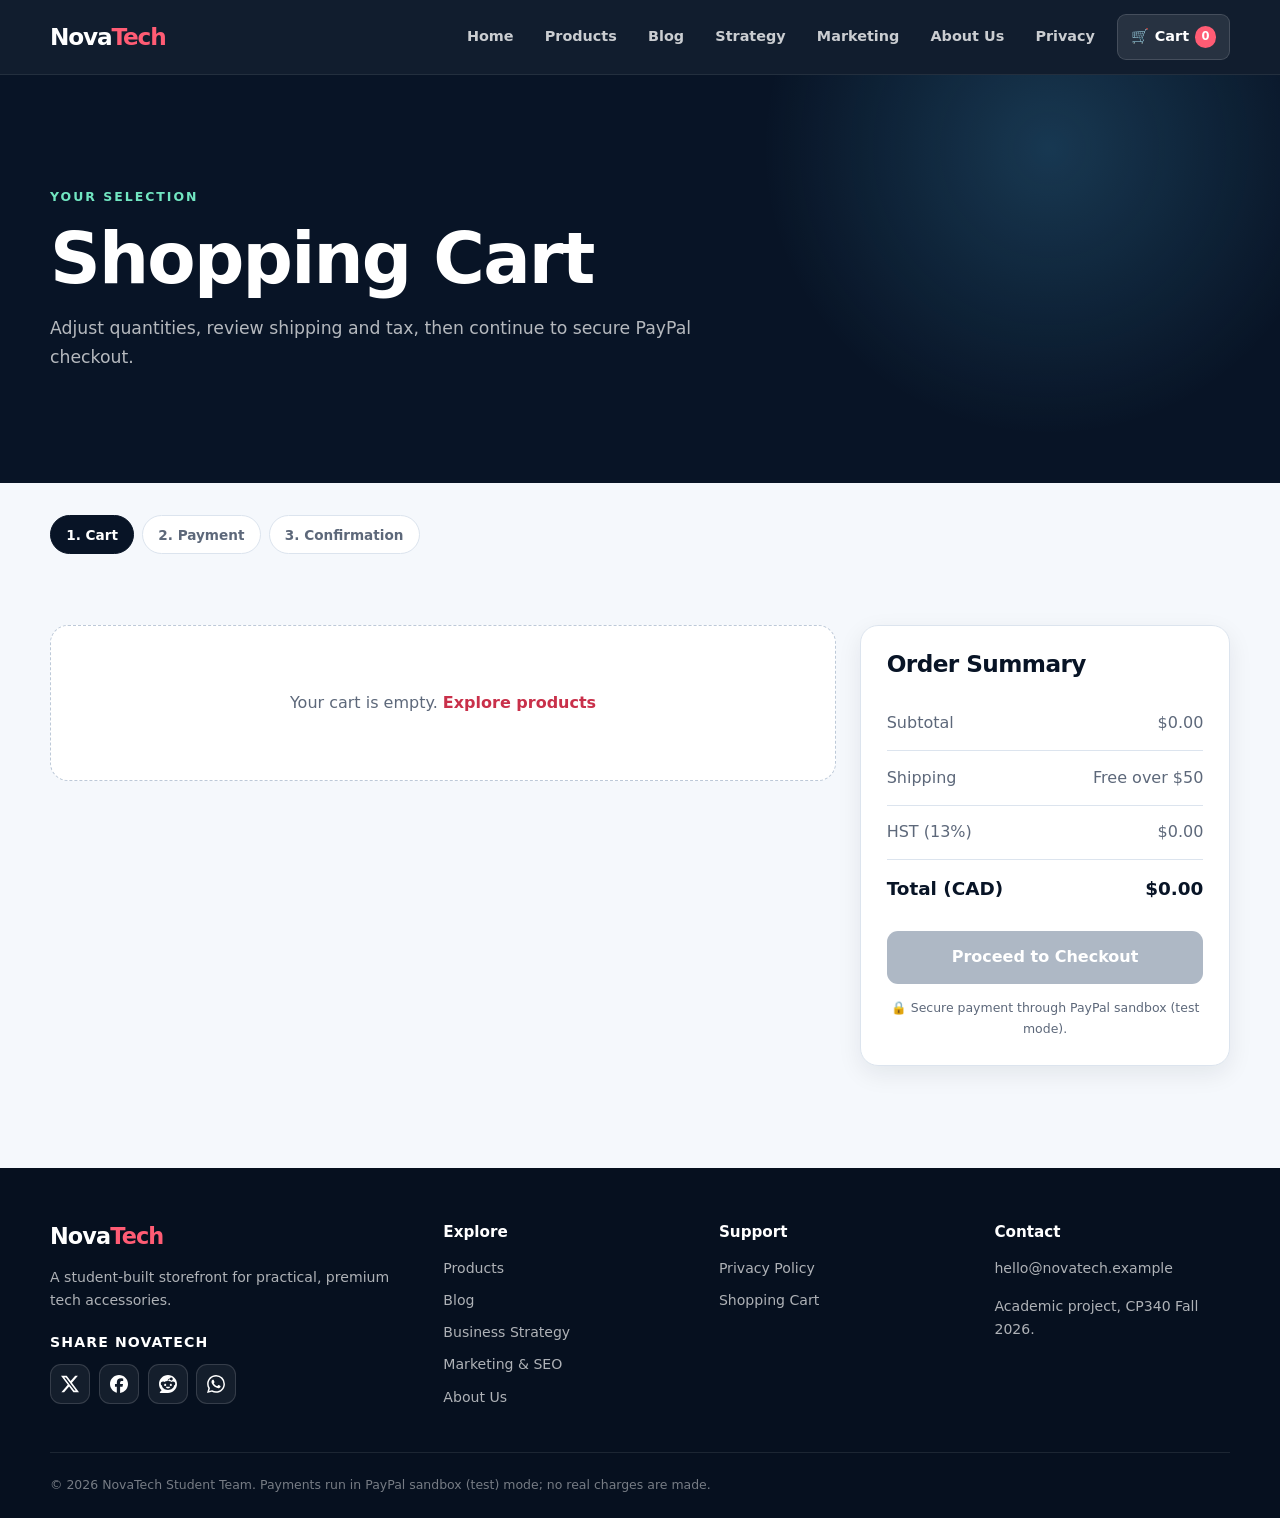
<file: cart.html>
<!DOCTYPE html>
<html lang="en">
<head>
    <meta charset="UTF-8">
    <meta name="viewport" content="width=device-width, initial-scale=1.0">
    <meta name="description" content="Review your NovaTech tech accessories cart: adjust quantities and see shipping, 13% HST and your CAD total before secure PayPal checkout.">
    <meta name="theme-color" content="#081426">
    <meta name="referrer" content="strict-origin-when-cross-origin">
    <title>Shopping Cart | NovaTech</title>
    <meta name="robots" content="noindex, follow">
    <link rel="icon" href="images/favicon.svg" type="image/svg+xml">
    <link rel="stylesheet" href="css/style.css">
</head>
<body>
    <a class="skip-link" href="#main-content">Skip to main content</a>
    <header class="site-header">
        <nav class="navbar" aria-label="Main navigation">
            <div class="nav-container">
                <a href="index.html" class="logo" aria-label="NovaTech home">Nova<span>Tech</span></a>
                <button class="menu-toggle" type="button" aria-label="Open navigation menu" aria-expanded="false" aria-controls="primary-navigation">
                    <span></span><span></span><span></span>
                </button>
                <ul class="nav-links" id="primary-navigation">
                    <li><a href="index.html">Home</a></li>
                    <li><a href="products.html">Products</a></li>
                    <li><a href="blog.html">Blog</a></li>
                    <li><a href="strategy.html">Strategy</a></li>
                    <li><a href="marketing.html">Marketing</a></li>
                    <li><a href="about.html">About Us</a></li>
                    <li><a href="privacy.html">Privacy</a></li>
                    <li><a href="cart.html" class="cart-link" aria-current="page"><span aria-hidden="true">🛒</span> Cart <span class="cart-badge" id="cart-badge" aria-label="0 items">0</span></a></li>
                </ul>
            </div>
        </nav>
    </header>

    <main id="main-content" tabindex="-1">
        <section class="page-hero compact" aria-labelledby="page-title">
            <p class="eyebrow">Your selection</p>
            <h1 id="page-title">Shopping Cart</h1>
            <p>Adjust quantities, review shipping and tax, then continue to secure PayPal checkout.</p>
        </section>

        <ol class="checkout-steps" aria-label="Checkout progress">
            <li aria-current="step">1. Cart</li>
            <li>2. Payment</li>
            <li>3. Confirmation</li>
        </ol>

        <section class="cart-layout" aria-label="Shopping cart and order summary">
            <div id="cart-container" class="cart-container" aria-live="polite">
                <p class="empty-cart-msg">Your cart is empty. <a href="products.html">Explore products</a></p>
            </div>
            <aside class="cart-summary" aria-labelledby="summary-title">
                <h2 id="summary-title">Order Summary</h2>
                <div class="summary-row">
                    <span>Subtotal</span>
                    <span id="cart-subtotal">$0.00</span>
                </div>
                <div class="summary-row">
                    <span>Shipping</span>
                    <span id="cart-shipping">Free over $50</span>
                </div>
                <div class="summary-row">
                    <span>HST (13%)</span>
                    <span id="cart-tax">$0.00</span>
                </div>
                <div class="summary-row total">
                    <span>Total (CAD)</span>
                    <span id="cart-total">$0.00</span>
                </div>
                <button class="checkout-btn" type="button" disabled>Proceed to Checkout</button>
                <p class="checkout-note"><span aria-hidden="true">🔒</span> Secure payment through PayPal sandbox (test mode).</p>
            </aside>
        </section>
    </main>

    <footer class="site-footer">
        <div class="footer-container">
            <div class="footer-col footer-brand">
                <h2>Nova<span>Tech</span></h2>
                <p>A student-built storefront for practical, premium tech accessories.</p>
                <div class="social-share" aria-labelledby="social-share-title">
                    <p id="social-share-title" class="social-share-title">Share NovaTech</p>
                    <ul class="social-links">
                        <li><a href="https://twitter.com/intent/tweet?text=NovaTech%3A%20practical%20tech%20accessories%2C%20explained%20clearly.&amp;url=https%3A%2F%2Fmhasan142200-ai.github.io%2Fnovatech-commerce-experience%2F" target="_blank" rel="noopener noreferrer" aria-label="Share NovaTech on X (opens in a new tab)" data-social-share="x"><svg viewBox="0 0 24 24" aria-hidden="true" focusable="false"><path d="M18.901 1.153h3.68l-8.04 9.19L24 22.846h-7.406l-5.8-7.584-6.638 7.584H.474l8.6-9.83L0 1.154h7.594l5.243 6.932ZM17.61 20.644h2.039L6.486 3.24H4.298Z"/></svg></a></li>
                        <li><a href="https://www.facebook.com/sharer/sharer.php?u=https%3A%2F%2Fmhasan142200-ai.github.io%2Fnovatech-commerce-experience%2F" target="_blank" rel="noopener noreferrer" aria-label="Share NovaTech on Facebook (opens in a new tab)" data-social-share="facebook"><svg viewBox="0 0 24 24" aria-hidden="true" focusable="false"><path d="M9.101 23.691v-7.98H6.627v-3.667h2.474v-1.58c0-4.085 1.848-5.978 5.858-5.978.401 0 .955.042 1.468.103a8.68 8.68 0 0 1 1.141.195v3.325a8.623 8.623 0 0 0-.653-.036 26.805 26.805 0 0 0-.733-.009c-.707 0-1.259.096-1.675.309a1.686 1.686 0 0 0-.679.622c-.258.42-.374.995-.374 1.752v1.297h3.919l-.386 2.103-.287 1.564h-3.246v8.245C19.396 23.238 24 18.179 24 12.044c0-6.627-5.373-12-12-12s-12 5.373-12 12c0 5.628 3.874 10.35 9.101 11.647Z"/></svg></a></li>
                        <li><a href="https://www.reddit.com/submit?url=https%3A%2F%2Fmhasan142200-ai.github.io%2Fnovatech-commerce-experience%2F&amp;title=NovaTech%3A%20practical%20tech%20accessories%2C%20explained%20clearly." target="_blank" rel="noopener noreferrer" aria-label="Share NovaTech on Reddit (opens in a new tab)" data-social-share="reddit"><svg viewBox="0 0 24 24" aria-hidden="true" focusable="false"><path d="M12 0C5.373 0 0 5.373 0 12c0 3.314 1.343 6.314 3.515 8.485l-2.286 2.286C.775 23.225 1.097 24 1.738 24H12c6.627 0 12-5.373 12-12S18.627 0 12 0Zm4.388 3.199c1.104 0 1.999.895 1.999 1.999 0 1.105-.895 2-1.999 2-.946 0-1.739-.657-1.947-1.539v.002c-1.147.162-2.032 1.15-2.032 2.341v.007c1.776.067 3.4.567 4.686 1.363.473-.363 1.064-.58 1.707-.58 1.547 0 2.802 1.254 2.802 2.802 0 1.117-.655 2.081-1.601 2.531-.088 3.256-3.637 5.876-7.997 5.876-4.361 0-7.905-2.617-7.998-5.87-.954-.447-1.614-1.415-1.614-2.538 0-1.548 1.255-2.802 2.803-2.802.645 0 1.239.218 1.712.585 1.275-.79 2.881-1.291 4.64-1.365v-.01c0-1.663 1.263-3.034 2.88-3.207.188-.911.993-1.595 1.959-1.595Zm-8.085 8.376c-.784 0-1.459.78-1.506 1.797-.047 1.016.64 1.429 1.426 1.429.786 0 1.371-.369 1.418-1.385.047-1.017-.553-1.841-1.338-1.841Zm7.406 0c-.786 0-1.385.824-1.338 1.841.047 1.017.634 1.385 1.418 1.385.785 0 1.473-.413 1.426-1.429-.046-1.017-.721-1.797-1.506-1.797Zm-3.703 4.013c-.974 0-1.907.048-2.77.135-.147.015-.241.168-.183.305.483 1.154 1.622 1.964 2.953 1.964 1.33 0 2.47-.81 2.953-1.964.057-.137-.037-.29-.184-.305-.863-.087-1.795-.135-2.769-.135Z"/></svg></a></li>
                        <li><a href="https://wa.me/?text=NovaTech%3A%20practical%20tech%20accessories%2C%20explained%20clearly.%20https%3A%2F%2Fmhasan142200-ai.github.io%2Fnovatech-commerce-experience%2F" target="_blank" rel="noopener noreferrer" aria-label="Share NovaTech on WhatsApp (opens in a new tab)" data-social-share="whatsapp"><svg viewBox="0 0 24 24" aria-hidden="true" focusable="false"><path d="M17.472 14.382c-.297-.149-1.758-.867-2.03-.967-.273-.099-.471-.148-.67.15-.197.297-.767.966-.94 1.164-.173.199-.347.223-.644.075-.297-.15-1.255-.463-2.39-1.475-.883-.788-1.48-1.761-1.653-2.059-.173-.297-.018-.458.13-.606.134-.133.298-.347.446-.52.149-.174.198-.298.298-.497.099-.198.05-.371-.025-.52-.075-.149-.669-1.612-.916-2.207-.242-.579-.487-.5-.669-.51-.173-.008-.371-.01-.57-.01-.198 0-.52.074-.792.372-.272.297-1.04 1.016-1.04 2.479 0 1.462 1.065 2.875 1.213 3.074.149.198 2.096 3.2 5.077 4.487.709.306 1.262.489 1.694.625.712.227 1.36.195 1.871.118.571-.085 1.758-.719 2.006-1.413.248-.694.248-1.289.173-1.413-.074-.124-.272-.198-.57-.347m-5.421 7.403h-.004a9.87 9.87 0 01-5.031-1.378l-.361-.214-3.741.982.998-3.648-.235-.374a9.86 9.86 0 01-1.51-5.26c.001-5.45 4.436-9.884 9.888-9.884 2.64 0 5.122 1.03 6.988 2.898a9.825 9.825 0 012.893 6.994c-.003 5.45-4.437 9.884-9.885 9.884m8.413-18.297A11.815 11.815 0 0012.05 0C5.495 0 .16 5.335.157 11.892c0 2.096.547 4.142 1.588 5.945L.057 24l6.305-1.654a11.882 11.882 0 005.683 1.448h.005c6.554 0 11.89-5.335 11.893-11.893a11.821 11.821 0 00-3.48-8.413Z"/></svg></a></li>
                    </ul>
                </div>
            </div>
            <div class="footer-col">
                <h2>Explore</h2>
                <ul>
                    <li><a href="products.html">Products</a></li>
                    <li><a href="blog.html">Blog</a></li>
                    <li><a href="strategy.html">Business Strategy</a></li>
                    <li><a href="marketing.html">Marketing &amp; SEO</a></li>
                    <li><a href="about.html">About Us</a></li>
                </ul>
            </div>
            <div class="footer-col">
                <h2>Support</h2>
                <ul>
                    <li><a href="privacy.html">Privacy Policy</a></li>
                    <li><a href="cart.html">Shopping Cart</a></li>
                </ul>
            </div>
            <div class="footer-col">
                <h2>Contact</h2>
                <p><a href="mailto:hello@novatech.example">hello@novatech.example</a></p>
                <p>Academic project, CP340 Fall 2026.</p>
            </div>
        </div>
        <div class="footer-bottom">
            <p>&copy; 2026 NovaTech Student Team. Payments run in PayPal sandbox (test) mode; no real charges are made.</p>
        </div>
    </footer>

    <div id="toast" class="toast" role="status" aria-live="polite" aria-atomic="true"></div>
    <script src="js/main.js" defer></script>
</body>
</html>
</file>
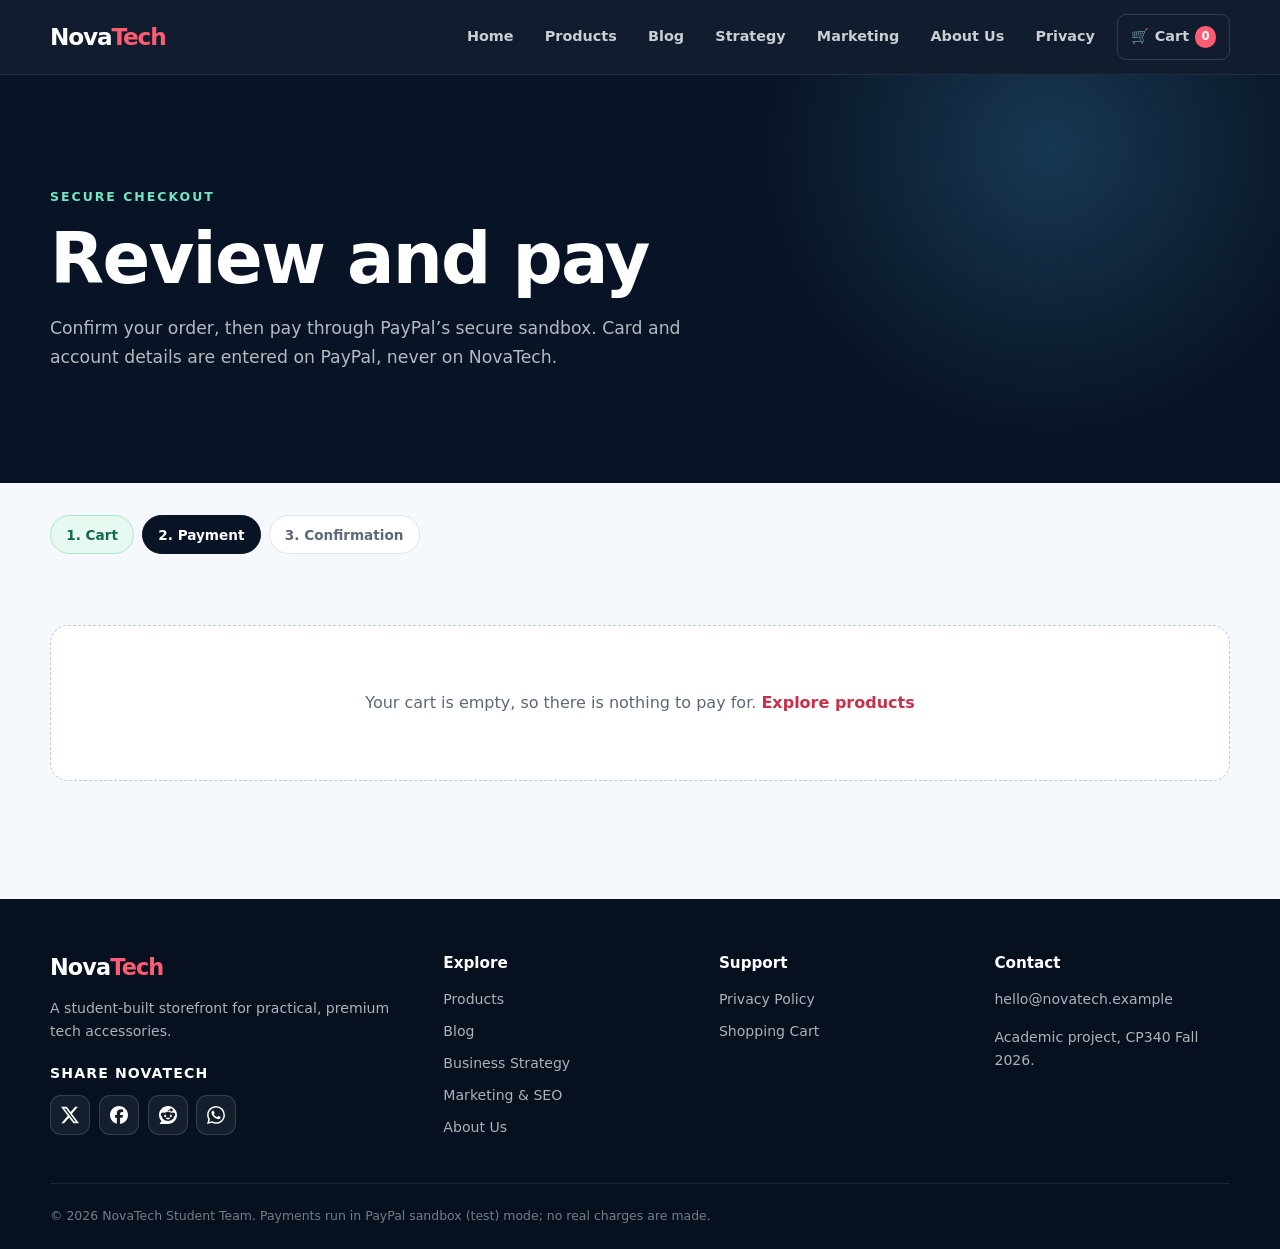
<file: checkout.html>
<!DOCTYPE html>
<html lang="en">
<head>
    <meta charset="UTF-8">
    <meta name="viewport" content="width=device-width, initial-scale=1.0">
    <meta name="description" content="Review your NovaTech tech accessories order, then pay securely through PayPal sandbox checkout. Card details never touch our site.">
    <meta name="theme-color" content="#081426">
    <meta name="referrer" content="strict-origin-when-cross-origin">
    <title>Secure Checkout | NovaTech</title>
    <meta name="robots" content="noindex, follow">
    <link rel="icon" href="images/favicon.svg" type="image/svg+xml">
    <link rel="stylesheet" href="css/style.css">
</head>
<body>
    <a class="skip-link" href="#main-content">Skip to main content</a>
    <header class="site-header">
        <nav class="navbar" aria-label="Main navigation">
            <div class="nav-container">
                <a href="index.html" class="logo" aria-label="NovaTech home">Nova<span>Tech</span></a>
                <button class="menu-toggle" type="button" aria-label="Open navigation menu" aria-expanded="false" aria-controls="primary-navigation">
                    <span></span><span></span><span></span>
                </button>
                <ul class="nav-links" id="primary-navigation">
                    <li><a href="index.html">Home</a></li>
                    <li><a href="products.html">Products</a></li>
                    <li><a href="blog.html">Blog</a></li>
                    <li><a href="strategy.html">Strategy</a></li>
                    <li><a href="marketing.html">Marketing</a></li>
                    <li><a href="about.html">About Us</a></li>
                    <li><a href="privacy.html">Privacy</a></li>
                    <li><a href="cart.html" class="cart-link"><span aria-hidden="true">🛒</span> Cart <span class="cart-badge" id="cart-badge" aria-label="0 items">0</span></a></li>
                </ul>
            </div>
        </nav>
    </header>

    <main id="main-content" tabindex="-1">
        <section class="page-hero compact" aria-labelledby="page-title">
            <p class="eyebrow">Secure checkout</p>
            <h1 id="page-title">Review and pay</h1>
            <p>Confirm your order, then pay through PayPal’s secure sandbox. Card and account details are entered on PayPal, never on NovaTech.</p>
        </section>

        <ol class="checkout-steps" aria-label="Checkout progress">
            <li class="is-done"><a href="cart.html">1. Cart</a></li>
            <li aria-current="step">2. Payment</li>
            <li>3. Confirmation</li>
        </ol>

        <section class="checkout-layout" aria-label="Order review and payment">
            <div class="checkout-panel">
                <h2>Order review</h2>
                <ul id="checkout-items" class="order-lines"></ul>
                <a href="cart.html" class="text-link">Edit cart <span aria-hidden="true">←</span></a>
            </div>
            <aside class="cart-summary" aria-labelledby="checkout-summary-title">
                <h2 id="checkout-summary-title">Payment</h2>
                <div class="summary-row"><span>Subtotal</span><span id="checkout-subtotal">$0.00</span></div>
                <div class="summary-row"><span>Shipping</span><span id="checkout-shipping">$0.00</span></div>
                <div class="summary-row"><span>HST (13%)</span><span id="checkout-tax">$0.00</span></div>
                <div class="summary-row total"><span>Total (CAD)</span><span id="checkout-total">$0.00</span></div>
                <div id="paypal-button-container" class="paypal-container"></div>
                <p id="checkout-status" class="checkout-status" role="status" aria-live="polite"></p>
                <p class="checkout-note"><span aria-hidden="true">🔒</span> Sandbox mode: test accounts and test cards only. No real money is charged.</p>
            </aside>
        </section>

        <section id="checkout-empty" class="cart-layout single" hidden>
            <p class="empty-cart-msg">Your cart is empty, so there is nothing to pay for. <a href="products.html">Explore products</a></p>
        </section>
    </main>


    <footer class="site-footer">
        <div class="footer-container">
            <div class="footer-col footer-brand">
                <h2>Nova<span>Tech</span></h2>
                <p>A student-built storefront for practical, premium tech accessories.</p>
                <div class="social-share" aria-labelledby="social-share-title">
                    <p id="social-share-title" class="social-share-title">Share NovaTech</p>
                    <ul class="social-links">
                        <li><a href="https://twitter.com/intent/tweet?text=NovaTech%3A%20practical%20tech%20accessories%2C%20explained%20clearly.&amp;url=https%3A%2F%2Fmhasan142200-ai.github.io%2Fnovatech-commerce-experience%2F" target="_blank" rel="noopener noreferrer" aria-label="Share NovaTech on X (opens in a new tab)" data-social-share="x"><svg viewBox="0 0 24 24" aria-hidden="true" focusable="false"><path d="M18.901 1.153h3.68l-8.04 9.19L24 22.846h-7.406l-5.8-7.584-6.638 7.584H.474l8.6-9.83L0 1.154h7.594l5.243 6.932ZM17.61 20.644h2.039L6.486 3.24H4.298Z"/></svg></a></li>
                        <li><a href="https://www.facebook.com/sharer/sharer.php?u=https%3A%2F%2Fmhasan142200-ai.github.io%2Fnovatech-commerce-experience%2F" target="_blank" rel="noopener noreferrer" aria-label="Share NovaTech on Facebook (opens in a new tab)" data-social-share="facebook"><svg viewBox="0 0 24 24" aria-hidden="true" focusable="false"><path d="M9.101 23.691v-7.98H6.627v-3.667h2.474v-1.58c0-4.085 1.848-5.978 5.858-5.978.401 0 .955.042 1.468.103a8.68 8.68 0 0 1 1.141.195v3.325a8.623 8.623 0 0 0-.653-.036 26.805 26.805 0 0 0-.733-.009c-.707 0-1.259.096-1.675.309a1.686 1.686 0 0 0-.679.622c-.258.42-.374.995-.374 1.752v1.297h3.919l-.386 2.103-.287 1.564h-3.246v8.245C19.396 23.238 24 18.179 24 12.044c0-6.627-5.373-12-12-12s-12 5.373-12 12c0 5.628 3.874 10.35 9.101 11.647Z"/></svg></a></li>
                        <li><a href="https://www.reddit.com/submit?url=https%3A%2F%2Fmhasan142200-ai.github.io%2Fnovatech-commerce-experience%2F&amp;title=NovaTech%3A%20practical%20tech%20accessories%2C%20explained%20clearly." target="_blank" rel="noopener noreferrer" aria-label="Share NovaTech on Reddit (opens in a new tab)" data-social-share="reddit"><svg viewBox="0 0 24 24" aria-hidden="true" focusable="false"><path d="M12 0C5.373 0 0 5.373 0 12c0 3.314 1.343 6.314 3.515 8.485l-2.286 2.286C.775 23.225 1.097 24 1.738 24H12c6.627 0 12-5.373 12-12S18.627 0 12 0Zm4.388 3.199c1.104 0 1.999.895 1.999 1.999 0 1.105-.895 2-1.999 2-.946 0-1.739-.657-1.947-1.539v.002c-1.147.162-2.032 1.15-2.032 2.341v.007c1.776.067 3.4.567 4.686 1.363.473-.363 1.064-.58 1.707-.58 1.547 0 2.802 1.254 2.802 2.802 0 1.117-.655 2.081-1.601 2.531-.088 3.256-3.637 5.876-7.997 5.876-4.361 0-7.905-2.617-7.998-5.87-.954-.447-1.614-1.415-1.614-2.538 0-1.548 1.255-2.802 2.803-2.802.645 0 1.239.218 1.712.585 1.275-.79 2.881-1.291 4.64-1.365v-.01c0-1.663 1.263-3.034 2.88-3.207.188-.911.993-1.595 1.959-1.595Zm-8.085 8.376c-.784 0-1.459.78-1.506 1.797-.047 1.016.64 1.429 1.426 1.429.786 0 1.371-.369 1.418-1.385.047-1.017-.553-1.841-1.338-1.841Zm7.406 0c-.786 0-1.385.824-1.338 1.841.047 1.017.634 1.385 1.418 1.385.785 0 1.473-.413 1.426-1.429-.046-1.017-.721-1.797-1.506-1.797Zm-3.703 4.013c-.974 0-1.907.048-2.77.135-.147.015-.241.168-.183.305.483 1.154 1.622 1.964 2.953 1.964 1.33 0 2.47-.81 2.953-1.964.057-.137-.037-.29-.184-.305-.863-.087-1.795-.135-2.769-.135Z"/></svg></a></li>
                        <li><a href="https://wa.me/?text=NovaTech%3A%20practical%20tech%20accessories%2C%20explained%20clearly.%20https%3A%2F%2Fmhasan142200-ai.github.io%2Fnovatech-commerce-experience%2F" target="_blank" rel="noopener noreferrer" aria-label="Share NovaTech on WhatsApp (opens in a new tab)" data-social-share="whatsapp"><svg viewBox="0 0 24 24" aria-hidden="true" focusable="false"><path d="M17.472 14.382c-.297-.149-1.758-.867-2.03-.967-.273-.099-.471-.148-.67.15-.197.297-.767.966-.94 1.164-.173.199-.347.223-.644.075-.297-.15-1.255-.463-2.39-1.475-.883-.788-1.48-1.761-1.653-2.059-.173-.297-.018-.458.13-.606.134-.133.298-.347.446-.52.149-.174.198-.298.298-.497.099-.198.05-.371-.025-.52-.075-.149-.669-1.612-.916-2.207-.242-.579-.487-.5-.669-.51-.173-.008-.371-.01-.57-.01-.198 0-.52.074-.792.372-.272.297-1.04 1.016-1.04 2.479 0 1.462 1.065 2.875 1.213 3.074.149.198 2.096 3.2 5.077 4.487.709.306 1.262.489 1.694.625.712.227 1.36.195 1.871.118.571-.085 1.758-.719 2.006-1.413.248-.694.248-1.289.173-1.413-.074-.124-.272-.198-.57-.347m-5.421 7.403h-.004a9.87 9.87 0 01-5.031-1.378l-.361-.214-3.741.982.998-3.648-.235-.374a9.86 9.86 0 01-1.51-5.26c.001-5.45 4.436-9.884 9.888-9.884 2.64 0 5.122 1.03 6.988 2.898a9.825 9.825 0 012.893 6.994c-.003 5.45-4.437 9.884-9.885 9.884m8.413-18.297A11.815 11.815 0 0012.05 0C5.495 0 .16 5.335.157 11.892c0 2.096.547 4.142 1.588 5.945L.057 24l6.305-1.654a11.882 11.882 0 005.683 1.448h.005c6.554 0 11.89-5.335 11.893-11.893a11.821 11.821 0 00-3.48-8.413Z"/></svg></a></li>
                    </ul>
                </div>
            </div>
            <div class="footer-col">
                <h2>Explore</h2>
                <ul>
                    <li><a href="products.html">Products</a></li>
                    <li><a href="blog.html">Blog</a></li>
                    <li><a href="strategy.html">Business Strategy</a></li>
                    <li><a href="marketing.html">Marketing &amp; SEO</a></li>
                    <li><a href="about.html">About Us</a></li>
                </ul>
            </div>
            <div class="footer-col">
                <h2>Support</h2>
                <ul>
                    <li><a href="privacy.html">Privacy Policy</a></li>
                    <li><a href="cart.html">Shopping Cart</a></li>
                </ul>
            </div>
            <div class="footer-col">
                <h2>Contact</h2>
                <p><a href="mailto:hello@novatech.example">hello@novatech.example</a></p>
                <p>Academic project, CP340 Fall 2026.</p>
            </div>
        </div>
        <div class="footer-bottom">
            <p>&copy; 2026 NovaTech Student Team. Payments run in PayPal sandbox (test) mode; no real charges are made.</p>
        </div>
    </footer>

    <div id="toast" class="toast" role="status" aria-live="polite" aria-atomic="true"></div>
    <script src="js/main.js" defer></script>
</body>
</html>
</file>
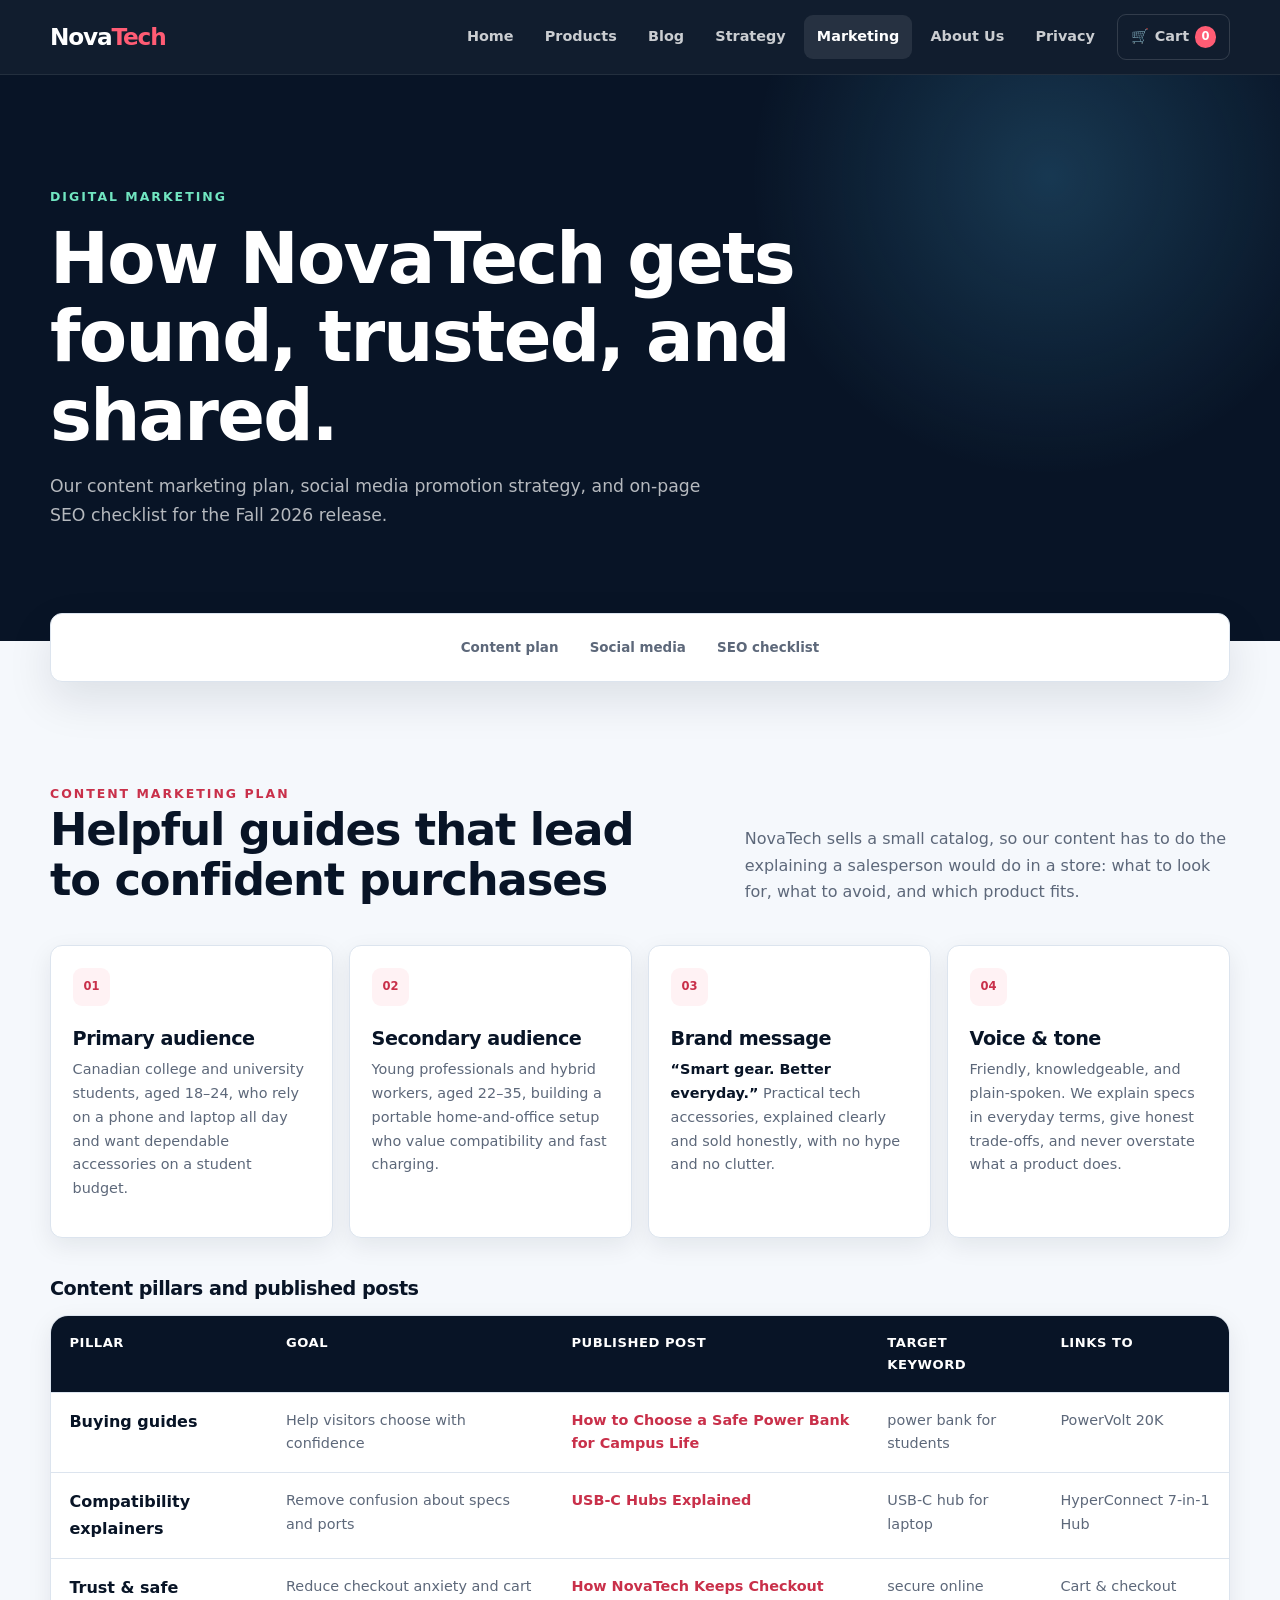
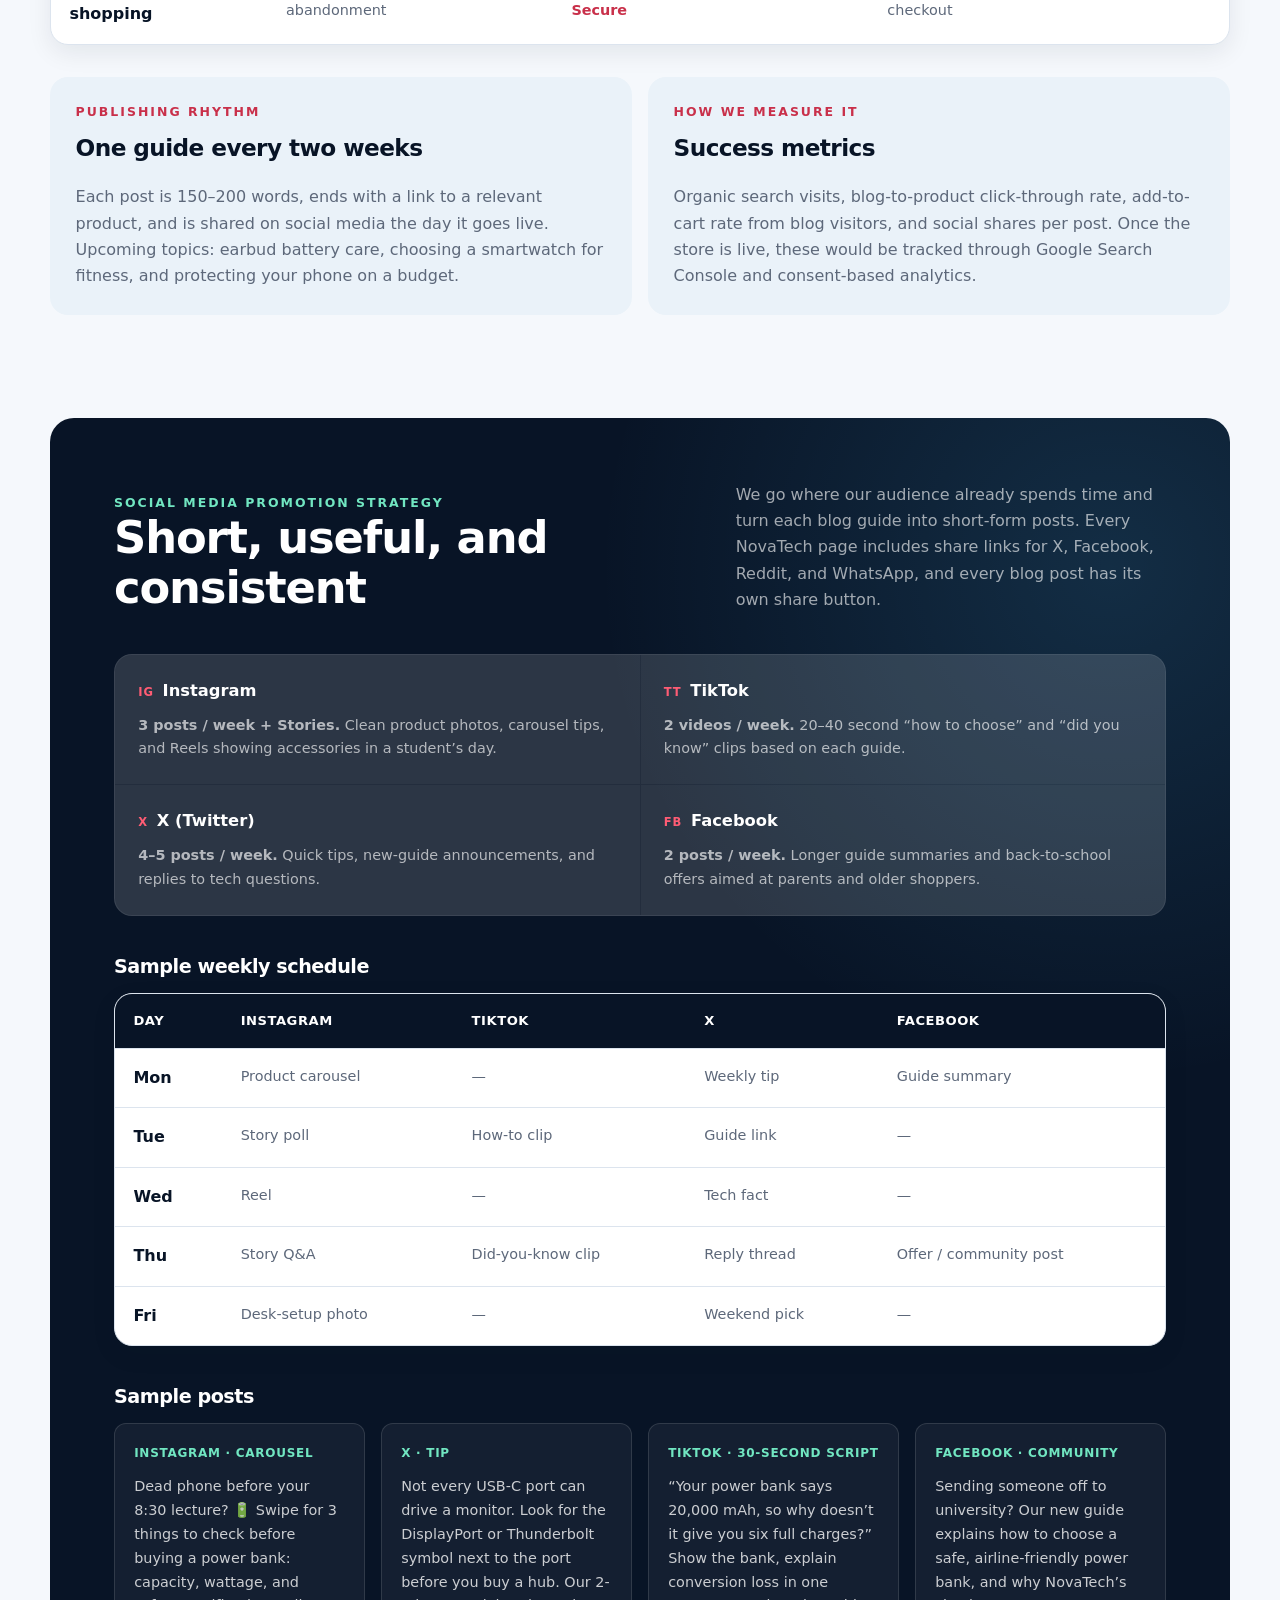
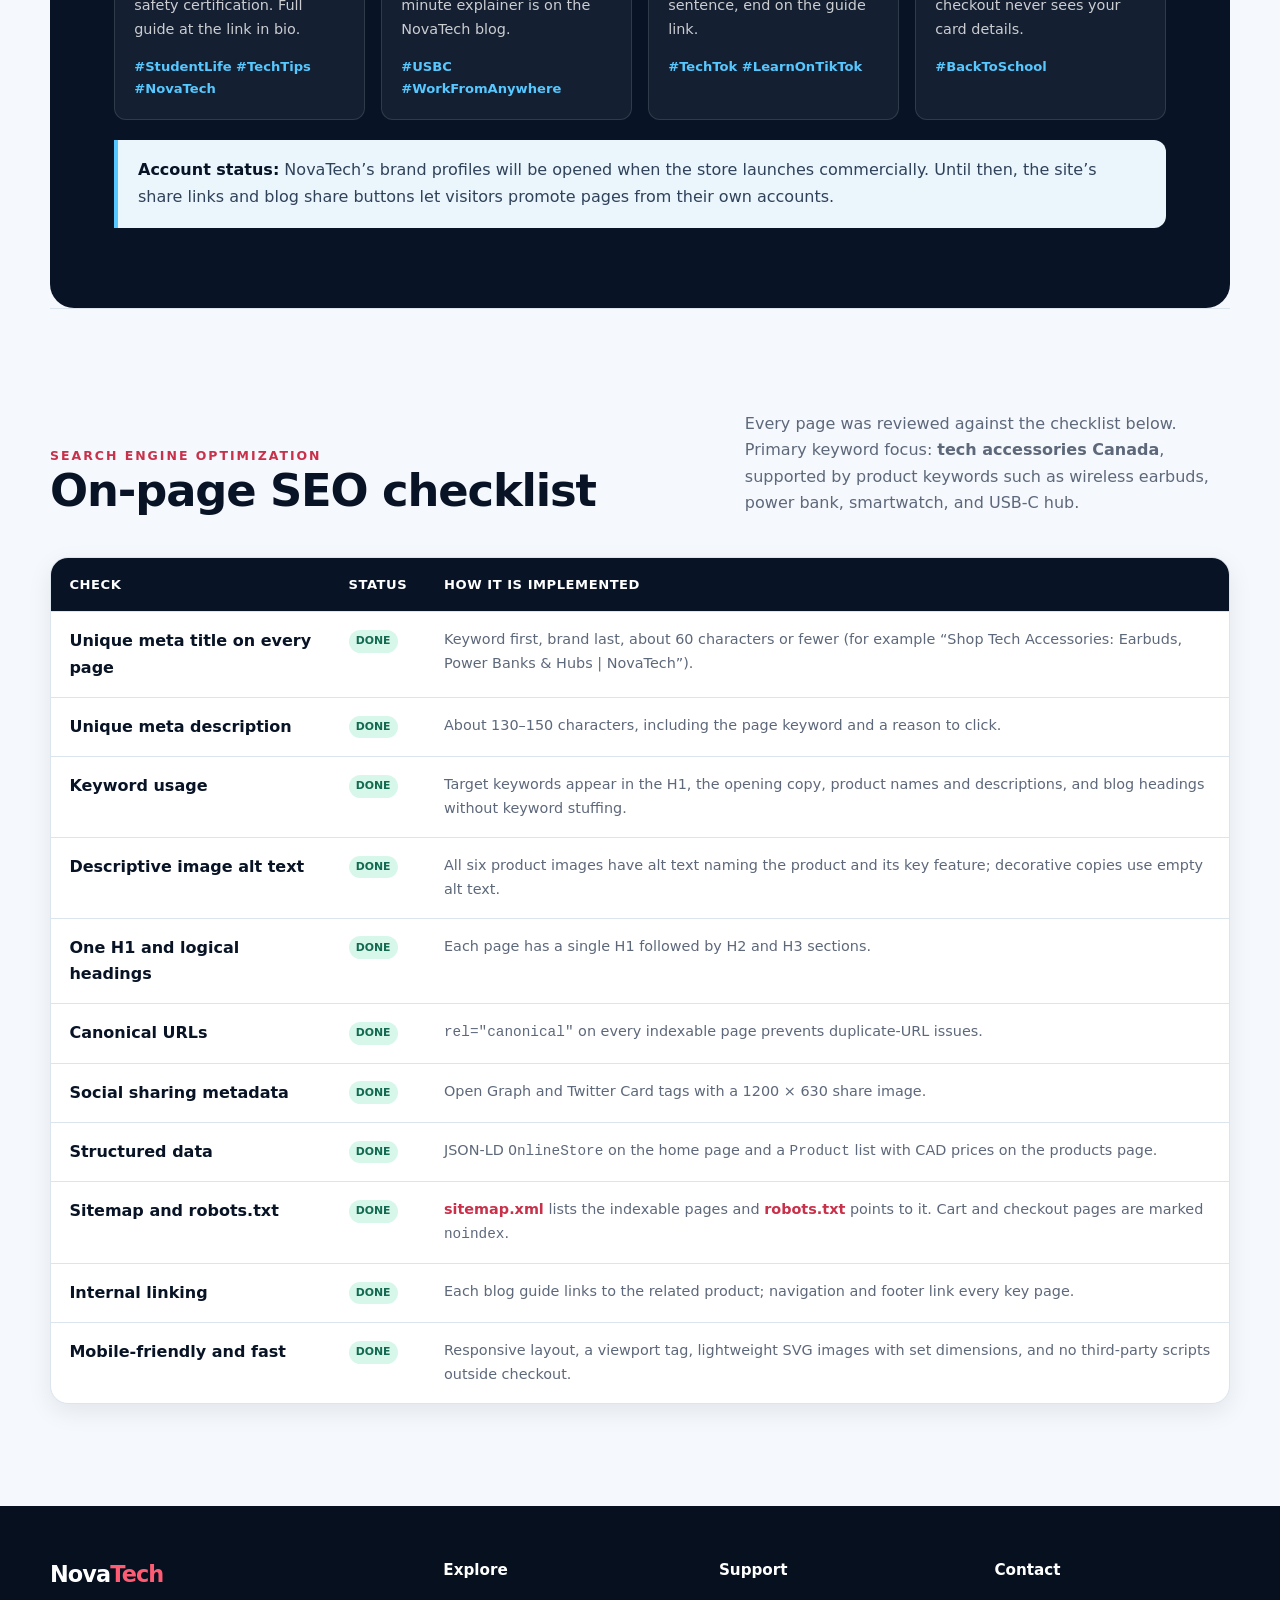
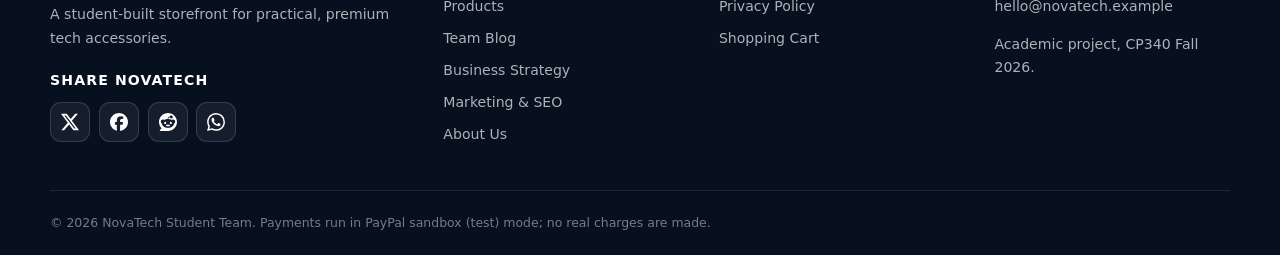
<file: marketing.html>
<!DOCTYPE html>
<html lang="en">
<head>
    <meta charset="UTF-8">
    <meta name="viewport" content="width=device-width, initial-scale=1.0">
    <meta name="description" content="NovaTech's content marketing plan, social media promotion strategy, and on-page SEO checklist for our Canadian tech accessories store.">
    <meta name="theme-color" content="#081426">
    <meta name="referrer" content="strict-origin-when-cross-origin">
    <title>Marketing, SEO &amp; Social Strategy | NovaTech</title>
    <link rel="canonical" href="https://mhasan142200-ai.github.io/novatech-commerce-experience/marketing.html">
    <meta property="og:type" content="website">
    <meta property="og:site_name" content="NovaTech">
    <meta property="og:title" content="Marketing, SEO &amp; Social Strategy | NovaTech">
    <meta property="og:description" content="NovaTech's content marketing plan, social media promotion strategy, and on-page SEO checklist for our Canadian tech accessories store.">
    <meta property="og:url" content="https://mhasan142200-ai.github.io/novatech-commerce-experience/marketing.html">
    <meta property="og:image" content="https://mhasan142200-ai.github.io/novatech-commerce-experience/images/og-image.png">
    <meta property="og:image:alt" content="NovaTech tech accessories store">
    <meta name="twitter:card" content="summary_large_image">
    <link rel="icon" href="images/favicon.svg" type="image/svg+xml">
    <link rel="stylesheet" href="css/style.css">
</head>
<body>
    <a class="skip-link" href="#main-content">Skip to main content</a>
    <header class="site-header">
        <nav class="navbar" aria-label="Main navigation">
            <div class="nav-container">
                <a href="index.html" class="logo" aria-label="NovaTech home">Nova<span>Tech</span></a>
                <button class="menu-toggle" type="button" aria-label="Open navigation menu" aria-expanded="false" aria-controls="primary-navigation">
                    <span></span><span></span><span></span>
                </button>
                <ul class="nav-links" id="primary-navigation">
                    <li><a href="index.html">Home</a></li>
                    <li><a href="products.html">Products</a></li>
                    <li><a href="blog.html">Blog</a></li>
                    <li><a href="strategy.html">Strategy</a></li>
                    <li><a href="marketing.html" aria-current="page">Marketing</a></li>
                    <li><a href="about.html">About Us</a></li>
                    <li><a href="privacy.html">Privacy</a></li>
                    <li><a href="cart.html" class="cart-link"><span aria-hidden="true">🛒</span> Cart <span class="cart-badge" id="cart-badge" aria-label="0 items">0</span></a></li>
                </ul>
            </div>
        </nav>
    </header>

    <main id="main-content" tabindex="-1">
        <section class="page-hero compact" aria-labelledby="page-title">
            <p class="eyebrow">Digital marketing</p>
            <h1 id="page-title">How NovaTech gets found, trusted, and shared.</h1>
            <p>Our content marketing plan, social media promotion strategy, and on-page SEO checklist for the Fall 2026 release.</p>
        </section>

        <nav class="strategy-jump" aria-label="Marketing sections">
            <a href="#content-plan">Content plan</a>
            <a href="#social-strategy">Social media</a>
            <a href="#seo-checklist">SEO checklist</a>
        </nav>

        <section class="strategy-section" id="content-plan" aria-labelledby="content-plan-title">
            <div class="strategy-heading">
                <div>
                    <p class="eyebrow">Content marketing plan</p>
                    <h2 id="content-plan-title">Helpful guides that lead to confident purchases</h2>
                </div>
                <p>NovaTech sells a small catalog, so our content has to do the explaining a salesperson would do in a store: what to look for, what to avoid, and which product fits.</p>
            </div>

            <div class="concept-grid plan-grid">
                <article class="concept-card" data-plan-element="audience">
                    <span class="concept-number">01</span>
                    <h3>Primary audience</h3>
                    <p>Canadian college and university students, aged 18–24, who rely on a phone and laptop all day and want dependable accessories on a student budget.</p>
                </article>
                <article class="concept-card" data-plan-element="audience">
                    <span class="concept-number">02</span>
                    <h3>Secondary audience</h3>
                    <p>Young professionals and hybrid workers, aged 22–35, building a portable home-and-office setup who value compatibility and fast charging.</p>
                </article>
                <article class="concept-card" data-plan-element="message">
                    <span class="concept-number">03</span>
                    <h3>Brand message</h3>
                    <p><strong>“Smart gear. Better everyday.”</strong> Practical tech accessories, explained clearly and sold honestly, with no hype and no clutter.</p>
                </article>
                <article class="concept-card" data-plan-element="voice">
                    <span class="concept-number">04</span>
                    <h3>Voice &amp; tone</h3>
                    <p>Friendly, knowledgeable, and plain-spoken. We explain specs in everyday terms, give honest trade-offs, and never overstate what a product does.</p>
                </article>
            </div>

            <h3 class="table-title">Content pillars and published posts</h3>
            <div class="readiness-table-wrap">
                <table class="readiness-table">
                    <thead>
                        <tr><th scope="col">Pillar</th><th scope="col">Goal</th><th scope="col">Published post</th><th scope="col">Target keyword</th><th scope="col">Links to</th></tr>
                    </thead>
                    <tbody>
                        <tr><th scope="row">Buying guides</th><td>Help visitors choose with confidence</td><td><a href="blog.html#guide-power-bank">How to Choose a Safe Power Bank for Campus Life</a></td><td>power bank for students</td><td>PowerVolt 20K</td></tr>
                        <tr><th scope="row">Compatibility explainers</th><td>Remove confusion about specs and ports</td><td><a href="blog.html#guide-usb-c-hub">USB-C Hubs Explained</a></td><td>USB-C hub for laptop</td><td>HyperConnect 7-in-1 Hub</td></tr>
                        <tr><th scope="row">Trust &amp; safe shopping</th><td>Reduce checkout anxiety and cart abandonment</td><td><a href="blog.html#guide-secure-checkout">How NovaTech Keeps Checkout Secure</a></td><td>secure online checkout</td><td>Cart &amp; checkout</td></tr>
                    </tbody>
                </table>
            </div>

            <div class="strategy-split">
                <article class="strategy-panel">
                    <p class="eyebrow">Publishing rhythm</p>
                    <h3>One guide every two weeks</h3>
                    <p>Each post is 150–200 words, ends with a link to a relevant product, and is shared on social media the day it goes live. Upcoming topics: earbud battery care, choosing a smartwatch for fitness, and protecting your phone on a budget.</p>
                </article>
                <article class="strategy-panel">
                    <p class="eyebrow">How we measure it</p>
                    <h3>Success metrics</h3>
                    <p>Organic search visits, blog-to-product click-through rate, add-to-cart rate from blog visitors, and social shares per post. Once the store is live, these would be tracked through Google Search Console and consent-based analytics.</p>
                </article>
            </div>
        </section>

        <section class="strategy-section strategy-section-dark" id="social-strategy" aria-labelledby="social-title">
            <div class="strategy-heading">
                <div>
                    <p class="eyebrow">Social media promotion strategy</p>
                    <h2 id="social-title">Short, useful, and consistent</h2>
                </div>
                <p>We go where our audience already spends time and turn each blog guide into short-form posts. Every NovaTech page includes share links for X, Facebook, Reddit, and WhatsApp, and every blog post has its own share button.</p>
            </div>

            <dl class="business-model-grid social-grid">
                <div data-social-platform="instagram"><dt><span>IG</span>Instagram</dt><dd><strong>3 posts / week + Stories.</strong> Clean product photos, carousel tips, and Reels showing accessories in a student’s day.</dd></div>
                <div data-social-platform="tiktok"><dt><span>TT</span>TikTok</dt><dd><strong>2 videos / week.</strong> 20–40 second “how to choose” and “did you know” clips based on each guide.</dd></div>
                <div data-social-platform="x"><dt><span>X</span>X (Twitter)</dt><dd><strong>4–5 posts / week.</strong> Quick tips, new-guide announcements, and replies to tech questions.</dd></div>
                <div data-social-platform="facebook"><dt><span>FB</span>Facebook</dt><dd><strong>2 posts / week.</strong> Longer guide summaries and back-to-school offers aimed at parents and older shoppers.</dd></div>
            </dl>

            <h3 class="table-title">Sample weekly schedule</h3>
            <div class="readiness-table-wrap">
                <table class="readiness-table">
                    <thead><tr><th scope="col">Day</th><th scope="col">Instagram</th><th scope="col">TikTok</th><th scope="col">X</th><th scope="col">Facebook</th></tr></thead>
                    <tbody>
                        <tr><th scope="row">Mon</th><td>Product carousel</td><td>—</td><td>Weekly tip</td><td>Guide summary</td></tr>
                        <tr><th scope="row">Tue</th><td>Story poll</td><td>How-to clip</td><td>Guide link</td><td>—</td></tr>
                        <tr><th scope="row">Wed</th><td>Reel</td><td>—</td><td>Tech fact</td><td>—</td></tr>
                        <tr><th scope="row">Thu</th><td>Story Q&amp;A</td><td>Did-you-know clip</td><td>Reply thread</td><td>Offer / community post</td></tr>
                        <tr><th scope="row">Fri</th><td>Desk-setup photo</td><td>—</td><td>Weekend pick</td><td>—</td></tr>
                    </tbody>
                </table>
            </div>

            <h3 class="table-title">Sample posts</h3>
            <div class="sample-posts">
                <article class="sample-post" data-sample-post="instagram">
                    <p class="sample-platform">Instagram · carousel</p>
                    <p>Dead phone before your 8:30 lecture? 🔋 Swipe for 3 things to check before buying a power bank: capacity, wattage, and safety certification. Full guide at the link in bio.</p>
                    <p class="sample-tags">#StudentLife #TechTips #NovaTech</p>
                </article>
                <article class="sample-post" data-sample-post="x">
                    <p class="sample-platform">X · tip</p>
                    <p>Not every USB-C port can drive a monitor. Look for the DisplayPort or Thunderbolt symbol next to the port before you buy a hub. Our 2-minute explainer is on the NovaTech blog.</p>
                    <p class="sample-tags">#USBC #WorkFromAnywhere</p>
                </article>
                <article class="sample-post" data-sample-post="tiktok">
                    <p class="sample-platform">TikTok · 30-second script</p>
                    <p>“Your power bank says 20,000 mAh, so why doesn’t it give you six full charges?” Show the bank, explain conversion loss in one sentence, end on the guide link.</p>
                    <p class="sample-tags">#TechTok #LearnOnTikTok</p>
                </article>
                <article class="sample-post" data-sample-post="facebook">
                    <p class="sample-platform">Facebook · community</p>
                    <p>Sending someone off to university? Our new guide explains how to choose a safe, airline-friendly power bank, and why NovaTech’s checkout never sees your card details.</p>
                    <p class="sample-tags">#BackToSchool</p>
                </article>
            </div>
            <p class="model-note"><strong>Account status:</strong> NovaTech’s brand profiles will be opened when the store launches commercially. Until then, the site’s share links and blog share buttons let visitors promote pages from their own accounts.</p>
        </section>

        <section class="strategy-section" id="seo-checklist" aria-labelledby="seo-title">
            <div class="strategy-heading">
                <div>
                    <p class="eyebrow">Search engine optimization</p>
                    <h2 id="seo-title">On-page SEO checklist</h2>
                </div>
                <p>Every page was reviewed against the checklist below. Primary keyword focus: <strong>tech accessories Canada</strong>, supported by product keywords such as wireless earbuds, power bank, smartwatch, and USB-C hub.</p>
            </div>
            <div class="readiness-table-wrap">
                <table class="readiness-table seo-table">
                    <thead><tr><th scope="col">Check</th><th scope="col">Status</th><th scope="col">How it is implemented</th></tr></thead>
                    <tbody>
                        <tr data-seo-check><th scope="row">Unique meta title on every page</th><td><span class="status-ready">Done</span></td><td>Keyword first, brand last, about 60 characters or fewer (for example “Shop Tech Accessories: Earbuds, Power Banks &amp; Hubs | NovaTech”).</td></tr>
                        <tr data-seo-check><th scope="row">Unique meta description</th><td><span class="status-ready">Done</span></td><td>About 130–150 characters, including the page keyword and a reason to click.</td></tr>
                        <tr data-seo-check><th scope="row">Keyword usage</th><td><span class="status-ready">Done</span></td><td>Target keywords appear in the H1, the opening copy, product names and descriptions, and blog headings without keyword stuffing.</td></tr>
                        <tr data-seo-check><th scope="row">Descriptive image alt text</th><td><span class="status-ready">Done</span></td><td>All six product images have alt text naming the product and its key feature; decorative copies use empty alt text.</td></tr>
                        <tr data-seo-check><th scope="row">One H1 and logical headings</th><td><span class="status-ready">Done</span></td><td>Each page has a single H1 followed by H2 and H3 sections.</td></tr>
                        <tr data-seo-check><th scope="row">Canonical URLs</th><td><span class="status-ready">Done</span></td><td><code>rel="canonical"</code> on every indexable page prevents duplicate-URL issues.</td></tr>
                        <tr data-seo-check><th scope="row">Social sharing metadata</th><td><span class="status-ready">Done</span></td><td>Open Graph and Twitter Card tags with a 1200 × 630 share image.</td></tr>
                        <tr data-seo-check><th scope="row">Structured data</th><td><span class="status-ready">Done</span></td><td>JSON-LD <code>OnlineStore</code> on the home page and a <code>Product</code> list with CAD prices on the products page.</td></tr>
                        <tr data-seo-check><th scope="row">Sitemap and robots.txt</th><td><span class="status-ready">Done</span></td><td><a href="sitemap.xml">sitemap.xml</a> lists the indexable pages and <a href="robots.txt">robots.txt</a> points to it. Cart and checkout pages are marked <code>noindex</code>.</td></tr>
                        <tr data-seo-check><th scope="row">Internal linking</th><td><span class="status-ready">Done</span></td><td>Each blog guide links to the related product; navigation and footer link every key page.</td></tr>
                        <tr data-seo-check><th scope="row">Mobile-friendly and fast</th><td><span class="status-ready">Done</span></td><td>Responsive layout, a viewport tag, lightweight SVG images with set dimensions, and no third-party scripts outside checkout.</td></tr>
                    </tbody>
                </table>
            </div>
        </section>
    </main>


    <footer class="site-footer">
        <div class="footer-container">
            <div class="footer-col footer-brand">
                <h2>Nova<span>Tech</span></h2>
                <p>A student-built storefront for practical, premium tech accessories.</p>
                <div class="social-share" aria-labelledby="social-share-title">
                    <p id="social-share-title" class="social-share-title">Share NovaTech</p>
                    <ul class="social-links">
                        <li><a href="https://twitter.com/intent/tweet?text=NovaTech%3A%20practical%20tech%20accessories%2C%20explained%20clearly.&amp;url=https%3A%2F%2Fmhasan142200-ai.github.io%2Fnovatech-commerce-experience%2F" target="_blank" rel="noopener noreferrer" aria-label="Share NovaTech on X (opens in a new tab)" data-social-share="x"><svg viewBox="0 0 24 24" aria-hidden="true" focusable="false"><path d="M18.901 1.153h3.68l-8.04 9.19L24 22.846h-7.406l-5.8-7.584-6.638 7.584H.474l8.6-9.83L0 1.154h7.594l5.243 6.932ZM17.61 20.644h2.039L6.486 3.24H4.298Z"/></svg></a></li>
                        <li><a href="https://www.facebook.com/sharer/sharer.php?u=https%3A%2F%2Fmhasan142200-ai.github.io%2Fnovatech-commerce-experience%2F" target="_blank" rel="noopener noreferrer" aria-label="Share NovaTech on Facebook (opens in a new tab)" data-social-share="facebook"><svg viewBox="0 0 24 24" aria-hidden="true" focusable="false"><path d="M9.101 23.691v-7.98H6.627v-3.667h2.474v-1.58c0-4.085 1.848-5.978 5.858-5.978.401 0 .955.042 1.468.103a8.68 8.68 0 0 1 1.141.195v3.325a8.623 8.623 0 0 0-.653-.036 26.805 26.805 0 0 0-.733-.009c-.707 0-1.259.096-1.675.309a1.686 1.686 0 0 0-.679.622c-.258.42-.374.995-.374 1.752v1.297h3.919l-.386 2.103-.287 1.564h-3.246v8.245C19.396 23.238 24 18.179 24 12.044c0-6.627-5.373-12-12-12s-12 5.373-12 12c0 5.628 3.874 10.35 9.101 11.647Z"/></svg></a></li>
                        <li><a href="https://www.reddit.com/submit?url=https%3A%2F%2Fmhasan142200-ai.github.io%2Fnovatech-commerce-experience%2F&amp;title=NovaTech%3A%20practical%20tech%20accessories%2C%20explained%20clearly." target="_blank" rel="noopener noreferrer" aria-label="Share NovaTech on Reddit (opens in a new tab)" data-social-share="reddit"><svg viewBox="0 0 24 24" aria-hidden="true" focusable="false"><path d="M12 0C5.373 0 0 5.373 0 12c0 3.314 1.343 6.314 3.515 8.485l-2.286 2.286C.775 23.225 1.097 24 1.738 24H12c6.627 0 12-5.373 12-12S18.627 0 12 0Zm4.388 3.199c1.104 0 1.999.895 1.999 1.999 0 1.105-.895 2-1.999 2-.946 0-1.739-.657-1.947-1.539v.002c-1.147.162-2.032 1.15-2.032 2.341v.007c1.776.067 3.4.567 4.686 1.363.473-.363 1.064-.58 1.707-.58 1.547 0 2.802 1.254 2.802 2.802 0 1.117-.655 2.081-1.601 2.531-.088 3.256-3.637 5.876-7.997 5.876-4.361 0-7.905-2.617-7.998-5.87-.954-.447-1.614-1.415-1.614-2.538 0-1.548 1.255-2.802 2.803-2.802.645 0 1.239.218 1.712.585 1.275-.79 2.881-1.291 4.64-1.365v-.01c0-1.663 1.263-3.034 2.88-3.207.188-.911.993-1.595 1.959-1.595Zm-8.085 8.376c-.784 0-1.459.78-1.506 1.797-.047 1.016.64 1.429 1.426 1.429.786 0 1.371-.369 1.418-1.385.047-1.017-.553-1.841-1.338-1.841Zm7.406 0c-.786 0-1.385.824-1.338 1.841.047 1.017.634 1.385 1.418 1.385.785 0 1.473-.413 1.426-1.429-.046-1.017-.721-1.797-1.506-1.797Zm-3.703 4.013c-.974 0-1.907.048-2.77.135-.147.015-.241.168-.183.305.483 1.154 1.622 1.964 2.953 1.964 1.33 0 2.47-.81 2.953-1.964.057-.137-.037-.29-.184-.305-.863-.087-1.795-.135-2.769-.135Z"/></svg></a></li>
                        <li><a href="https://wa.me/?text=NovaTech%3A%20practical%20tech%20accessories%2C%20explained%20clearly.%20https%3A%2F%2Fmhasan142200-ai.github.io%2Fnovatech-commerce-experience%2F" target="_blank" rel="noopener noreferrer" aria-label="Share NovaTech on WhatsApp (opens in a new tab)" data-social-share="whatsapp"><svg viewBox="0 0 24 24" aria-hidden="true" focusable="false"><path d="M17.472 14.382c-.297-.149-1.758-.867-2.03-.967-.273-.099-.471-.148-.67.15-.197.297-.767.966-.94 1.164-.173.199-.347.223-.644.075-.297-.15-1.255-.463-2.39-1.475-.883-.788-1.48-1.761-1.653-2.059-.173-.297-.018-.458.13-.606.134-.133.298-.347.446-.52.149-.174.198-.298.298-.497.099-.198.05-.371-.025-.52-.075-.149-.669-1.612-.916-2.207-.242-.579-.487-.5-.669-.51-.173-.008-.371-.01-.57-.01-.198 0-.52.074-.792.372-.272.297-1.04 1.016-1.04 2.479 0 1.462 1.065 2.875 1.213 3.074.149.198 2.096 3.2 5.077 4.487.709.306 1.262.489 1.694.625.712.227 1.36.195 1.871.118.571-.085 1.758-.719 2.006-1.413.248-.694.248-1.289.173-1.413-.074-.124-.272-.198-.57-.347m-5.421 7.403h-.004a9.87 9.87 0 01-5.031-1.378l-.361-.214-3.741.982.998-3.648-.235-.374a9.86 9.86 0 01-1.51-5.26c.001-5.45 4.436-9.884 9.888-9.884 2.64 0 5.122 1.03 6.988 2.898a9.825 9.825 0 012.893 6.994c-.003 5.45-4.437 9.884-9.885 9.884m8.413-18.297A11.815 11.815 0 0012.05 0C5.495 0 .16 5.335.157 11.892c0 2.096.547 4.142 1.588 5.945L.057 24l6.305-1.654a11.882 11.882 0 005.683 1.448h.005c6.554 0 11.89-5.335 11.893-11.893a11.821 11.821 0 00-3.48-8.413Z"/></svg></a></li>
                    </ul>
                </div>
            </div>
            <div class="footer-col">
                <h2>Explore</h2>
                <ul>
                    <li><a href="products.html">Products</a></li>
                    <li><a href="blog.html">Team Blog</a></li>
                    <li><a href="strategy.html">Business Strategy</a></li>
                    <li><a href="marketing.html">Marketing &amp; SEO</a></li>
                    <li><a href="about.html">About Us</a></li>
                </ul>
            </div>
            <div class="footer-col">
                <h2>Support</h2>
                <ul>
                    <li><a href="privacy.html">Privacy Policy</a></li>
                    <li><a href="cart.html">Shopping Cart</a></li>
                </ul>
            </div>
            <div class="footer-col">
                <h2>Contact</h2>
                <p><a href="mailto:hello@novatech.example">hello@novatech.example</a></p>
                <p>Academic project, CP340 Fall 2026.</p>
            </div>
        </div>
        <div class="footer-bottom">
            <p>&copy; 2026 NovaTech Student Team. Payments run in PayPal sandbox (test) mode; no real charges are made.</p>
        </div>
    </footer>

    <div id="toast" class="toast" role="status" aria-live="polite" aria-atomic="true"></div>
    <script src="js/main.js" defer></script>
</body>
</html>
</file>
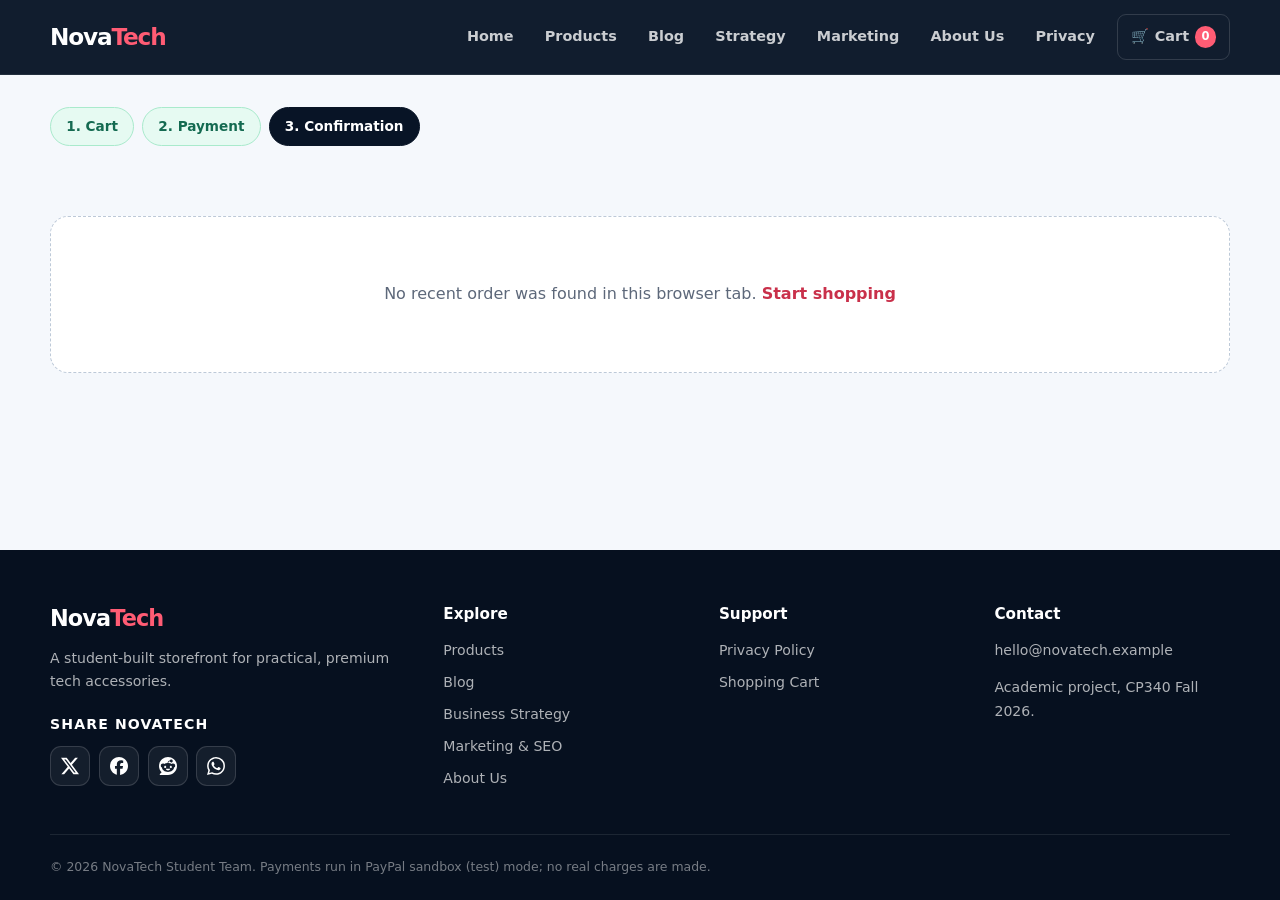
<file: order-confirmation.html>
<!DOCTYPE html>
<html lang="en">
<head>
    <meta charset="UTF-8">
    <meta name="viewport" content="width=device-width, initial-scale=1.0">
    <meta name="description" content="Your NovaTech tech accessories order confirmation, with the PayPal order ID, transaction ID, payment status, items and the total paid in CAD.">
    <meta name="theme-color" content="#081426">
    <meta name="referrer" content="strict-origin-when-cross-origin">
    <title>Order Confirmation | NovaTech</title>
    <meta name="robots" content="noindex, follow">
    <link rel="icon" href="images/favicon.svg" type="image/svg+xml">
    <link rel="stylesheet" href="css/style.css">
</head>
<body>
    <a class="skip-link" href="#main-content">Skip to main content</a>
    <header class="site-header">
        <nav class="navbar" aria-label="Main navigation">
            <div class="nav-container">
                <a href="index.html" class="logo" aria-label="NovaTech home">Nova<span>Tech</span></a>
                <button class="menu-toggle" type="button" aria-label="Open navigation menu" aria-expanded="false" aria-controls="primary-navigation">
                    <span></span><span></span><span></span>
                </button>
                <ul class="nav-links" id="primary-navigation">
                    <li><a href="index.html">Home</a></li>
                    <li><a href="products.html">Products</a></li>
                    <li><a href="blog.html">Blog</a></li>
                    <li><a href="strategy.html">Strategy</a></li>
                    <li><a href="marketing.html">Marketing</a></li>
                    <li><a href="about.html">About Us</a></li>
                    <li><a href="privacy.html">Privacy</a></li>
                    <li><a href="cart.html" class="cart-link"><span aria-hidden="true">🛒</span> Cart <span class="cart-badge" id="cart-badge" aria-label="0 items">0</span></a></li>
                </ul>
            </div>
        </nav>
    </header>

    <main id="main-content" tabindex="-1">
        <ol class="checkout-steps" aria-label="Checkout progress">
            <li class="is-done">1. Cart</li>
            <li class="is-done">2. Payment</li>
            <li aria-current="step">3. Confirmation</li>
        </ol>

        <section id="order-confirmation" class="confirmation" aria-labelledby="page-title">
            <div class="confirmation-header">
                <span class="confirmation-icon" aria-hidden="true">✓</span>
                <p class="eyebrow">Order confirmed</p>
                <h1 id="page-title">Thanks for your order!</h1>
                <p id="confirmation-greeting">Thank you. Your payment was approved.</p>
            </div>
            <dl class="confirmation-details">
                <div><dt>PayPal order ID</dt><dd id="confirmation-order-id"></dd></div>
                <div><dt>Transaction ID</dt><dd id="confirmation-capture-id"></dd></div>
                <div><dt>Payment status</dt><dd id="confirmation-status"></dd></div>
                <div><dt>Date</dt><dd id="confirmation-date"></dd></div>
            </dl>
            <div class="confirmation-body">
                <div class="checkout-panel">
                    <h2>Items</h2>
                    <ul id="confirmation-items" class="order-lines"></ul>
                </div>
                <aside class="cart-summary" aria-labelledby="confirmation-summary-title">
                    <h2 id="confirmation-summary-title">Amount paid</h2>
                    <div class="summary-row"><span>Subtotal</span><span id="confirmation-subtotal">$0.00</span></div>
                    <div class="summary-row"><span>Shipping</span><span id="confirmation-shipping">$0.00</span></div>
                    <div class="summary-row"><span>HST (13%)</span><span id="confirmation-tax">$0.00</span></div>
                    <div class="summary-row total"><span>Total (CAD)</span><span id="confirmation-total">$0.00</span></div>
                    <p class="checkout-note">Processed in PayPal sandbox mode. No real money was charged and no goods will ship.</p>
                </aside>
            </div>
            <div class="confirmation-share" aria-labelledby="confirmation-share-title">
                <p id="confirmation-share-title">Love your new gear? Share NovaTech with a friend:</p>
                <ul class="social-links">
                        <li><a href="https://twitter.com/intent/tweet?text=NovaTech%3A%20practical%20tech%20accessories%2C%20explained%20clearly.&amp;url=https%3A%2F%2Fmhasan142200-ai.github.io%2Fnovatech-commerce-experience%2F" target="_blank" rel="noopener noreferrer" aria-label="Share NovaTech on X (opens in a new tab)" data-social-share="x"><svg viewBox="0 0 24 24" aria-hidden="true" focusable="false"><path d="M18.901 1.153h3.68l-8.04 9.19L24 22.846h-7.406l-5.8-7.584-6.638 7.584H.474l8.6-9.83L0 1.154h7.594l5.243 6.932ZM17.61 20.644h2.039L6.486 3.24H4.298Z"/></svg></a></li>
                        <li><a href="https://www.facebook.com/sharer/sharer.php?u=https%3A%2F%2Fmhasan142200-ai.github.io%2Fnovatech-commerce-experience%2F" target="_blank" rel="noopener noreferrer" aria-label="Share NovaTech on Facebook (opens in a new tab)" data-social-share="facebook"><svg viewBox="0 0 24 24" aria-hidden="true" focusable="false"><path d="M9.101 23.691v-7.98H6.627v-3.667h2.474v-1.58c0-4.085 1.848-5.978 5.858-5.978.401 0 .955.042 1.468.103a8.68 8.68 0 0 1 1.141.195v3.325a8.623 8.623 0 0 0-.653-.036 26.805 26.805 0 0 0-.733-.009c-.707 0-1.259.096-1.675.309a1.686 1.686 0 0 0-.679.622c-.258.42-.374.995-.374 1.752v1.297h3.919l-.386 2.103-.287 1.564h-3.246v8.245C19.396 23.238 24 18.179 24 12.044c0-6.627-5.373-12-12-12s-12 5.373-12 12c0 5.628 3.874 10.35 9.101 11.647Z"/></svg></a></li>
                        <li><a href="https://www.reddit.com/submit?url=https%3A%2F%2Fmhasan142200-ai.github.io%2Fnovatech-commerce-experience%2F&amp;title=NovaTech%3A%20practical%20tech%20accessories%2C%20explained%20clearly." target="_blank" rel="noopener noreferrer" aria-label="Share NovaTech on Reddit (opens in a new tab)" data-social-share="reddit"><svg viewBox="0 0 24 24" aria-hidden="true" focusable="false"><path d="M12 0C5.373 0 0 5.373 0 12c0 3.314 1.343 6.314 3.515 8.485l-2.286 2.286C.775 23.225 1.097 24 1.738 24H12c6.627 0 12-5.373 12-12S18.627 0 12 0Zm4.388 3.199c1.104 0 1.999.895 1.999 1.999 0 1.105-.895 2-1.999 2-.946 0-1.739-.657-1.947-1.539v.002c-1.147.162-2.032 1.15-2.032 2.341v.007c1.776.067 3.4.567 4.686 1.363.473-.363 1.064-.58 1.707-.58 1.547 0 2.802 1.254 2.802 2.802 0 1.117-.655 2.081-1.601 2.531-.088 3.256-3.637 5.876-7.997 5.876-4.361 0-7.905-2.617-7.998-5.87-.954-.447-1.614-1.415-1.614-2.538 0-1.548 1.255-2.802 2.803-2.802.645 0 1.239.218 1.712.585 1.275-.79 2.881-1.291 4.64-1.365v-.01c0-1.663 1.263-3.034 2.88-3.207.188-.911.993-1.595 1.959-1.595Zm-8.085 8.376c-.784 0-1.459.78-1.506 1.797-.047 1.016.64 1.429 1.426 1.429.786 0 1.371-.369 1.418-1.385.047-1.017-.553-1.841-1.338-1.841Zm7.406 0c-.786 0-1.385.824-1.338 1.841.047 1.017.634 1.385 1.418 1.385.785 0 1.473-.413 1.426-1.429-.046-1.017-.721-1.797-1.506-1.797Zm-3.703 4.013c-.974 0-1.907.048-2.77.135-.147.015-.241.168-.183.305.483 1.154 1.622 1.964 2.953 1.964 1.33 0 2.47-.81 2.953-1.964.057-.137-.037-.29-.184-.305-.863-.087-1.795-.135-2.769-.135Z"/></svg></a></li>
                        <li><a href="https://wa.me/?text=NovaTech%3A%20practical%20tech%20accessories%2C%20explained%20clearly.%20https%3A%2F%2Fmhasan142200-ai.github.io%2Fnovatech-commerce-experience%2F" target="_blank" rel="noopener noreferrer" aria-label="Share NovaTech on WhatsApp (opens in a new tab)" data-social-share="whatsapp"><svg viewBox="0 0 24 24" aria-hidden="true" focusable="false"><path d="M17.472 14.382c-.297-.149-1.758-.867-2.03-.967-.273-.099-.471-.148-.67.15-.197.297-.767.966-.94 1.164-.173.199-.347.223-.644.075-.297-.15-1.255-.463-2.39-1.475-.883-.788-1.48-1.761-1.653-2.059-.173-.297-.018-.458.13-.606.134-.133.298-.347.446-.52.149-.174.198-.298.298-.497.099-.198.05-.371-.025-.52-.075-.149-.669-1.612-.916-2.207-.242-.579-.487-.5-.669-.51-.173-.008-.371-.01-.57-.01-.198 0-.52.074-.792.372-.272.297-1.04 1.016-1.04 2.479 0 1.462 1.065 2.875 1.213 3.074.149.198 2.096 3.2 5.077 4.487.709.306 1.262.489 1.694.625.712.227 1.36.195 1.871.118.571-.085 1.758-.719 2.006-1.413.248-.694.248-1.289.173-1.413-.074-.124-.272-.198-.57-.347m-5.421 7.403h-.004a9.87 9.87 0 01-5.031-1.378l-.361-.214-3.741.982.998-3.648-.235-.374a9.86 9.86 0 01-1.51-5.26c.001-5.45 4.436-9.884 9.888-9.884 2.64 0 5.122 1.03 6.988 2.898a9.825 9.825 0 012.893 6.994c-.003 5.45-4.437 9.884-9.885 9.884m8.413-18.297A11.815 11.815 0 0012.05 0C5.495 0 .16 5.335.157 11.892c0 2.096.547 4.142 1.588 5.945L.057 24l6.305-1.654a11.882 11.882 0 005.683 1.448h.005c6.554 0 11.89-5.335 11.893-11.893a11.821 11.821 0 00-3.48-8.413Z"/></svg></a></li>
                </ul>
            </div>
            <div class="confirmation-actions">
                <a href="products.html" class="btn">Continue shopping</a>
                <a href="blog.html" class="btn btn-secondary btn-outline">Read our buying guides</a>
            </div>
        </section>

        <section id="confirmation-empty" class="cart-layout single" hidden>
            <p class="empty-cart-msg">No recent order was found in this browser tab. <a href="products.html">Start shopping</a></p>
        </section>
    </main>


    <footer class="site-footer">
        <div class="footer-container">
            <div class="footer-col footer-brand">
                <h2>Nova<span>Tech</span></h2>
                <p>A student-built storefront for practical, premium tech accessories.</p>
                <div class="social-share" aria-labelledby="social-share-title">
                    <p id="social-share-title" class="social-share-title">Share NovaTech</p>
                    <ul class="social-links">
                        <li><a href="https://twitter.com/intent/tweet?text=NovaTech%3A%20practical%20tech%20accessories%2C%20explained%20clearly.&amp;url=https%3A%2F%2Fmhasan142200-ai.github.io%2Fnovatech-commerce-experience%2F" target="_blank" rel="noopener noreferrer" aria-label="Share NovaTech on X (opens in a new tab)" data-social-share="x"><svg viewBox="0 0 24 24" aria-hidden="true" focusable="false"><path d="M18.901 1.153h3.68l-8.04 9.19L24 22.846h-7.406l-5.8-7.584-6.638 7.584H.474l8.6-9.83L0 1.154h7.594l5.243 6.932ZM17.61 20.644h2.039L6.486 3.24H4.298Z"/></svg></a></li>
                        <li><a href="https://www.facebook.com/sharer/sharer.php?u=https%3A%2F%2Fmhasan142200-ai.github.io%2Fnovatech-commerce-experience%2F" target="_blank" rel="noopener noreferrer" aria-label="Share NovaTech on Facebook (opens in a new tab)" data-social-share="facebook"><svg viewBox="0 0 24 24" aria-hidden="true" focusable="false"><path d="M9.101 23.691v-7.98H6.627v-3.667h2.474v-1.58c0-4.085 1.848-5.978 5.858-5.978.401 0 .955.042 1.468.103a8.68 8.68 0 0 1 1.141.195v3.325a8.623 8.623 0 0 0-.653-.036 26.805 26.805 0 0 0-.733-.009c-.707 0-1.259.096-1.675.309a1.686 1.686 0 0 0-.679.622c-.258.42-.374.995-.374 1.752v1.297h3.919l-.386 2.103-.287 1.564h-3.246v8.245C19.396 23.238 24 18.179 24 12.044c0-6.627-5.373-12-12-12s-12 5.373-12 12c0 5.628 3.874 10.35 9.101 11.647Z"/></svg></a></li>
                        <li><a href="https://www.reddit.com/submit?url=https%3A%2F%2Fmhasan142200-ai.github.io%2Fnovatech-commerce-experience%2F&amp;title=NovaTech%3A%20practical%20tech%20accessories%2C%20explained%20clearly." target="_blank" rel="noopener noreferrer" aria-label="Share NovaTech on Reddit (opens in a new tab)" data-social-share="reddit"><svg viewBox="0 0 24 24" aria-hidden="true" focusable="false"><path d="M12 0C5.373 0 0 5.373 0 12c0 3.314 1.343 6.314 3.515 8.485l-2.286 2.286C.775 23.225 1.097 24 1.738 24H12c6.627 0 12-5.373 12-12S18.627 0 12 0Zm4.388 3.199c1.104 0 1.999.895 1.999 1.999 0 1.105-.895 2-1.999 2-.946 0-1.739-.657-1.947-1.539v.002c-1.147.162-2.032 1.15-2.032 2.341v.007c1.776.067 3.4.567 4.686 1.363.473-.363 1.064-.58 1.707-.58 1.547 0 2.802 1.254 2.802 2.802 0 1.117-.655 2.081-1.601 2.531-.088 3.256-3.637 5.876-7.997 5.876-4.361 0-7.905-2.617-7.998-5.87-.954-.447-1.614-1.415-1.614-2.538 0-1.548 1.255-2.802 2.803-2.802.645 0 1.239.218 1.712.585 1.275-.79 2.881-1.291 4.64-1.365v-.01c0-1.663 1.263-3.034 2.88-3.207.188-.911.993-1.595 1.959-1.595Zm-8.085 8.376c-.784 0-1.459.78-1.506 1.797-.047 1.016.64 1.429 1.426 1.429.786 0 1.371-.369 1.418-1.385.047-1.017-.553-1.841-1.338-1.841Zm7.406 0c-.786 0-1.385.824-1.338 1.841.047 1.017.634 1.385 1.418 1.385.785 0 1.473-.413 1.426-1.429-.046-1.017-.721-1.797-1.506-1.797Zm-3.703 4.013c-.974 0-1.907.048-2.77.135-.147.015-.241.168-.183.305.483 1.154 1.622 1.964 2.953 1.964 1.33 0 2.47-.81 2.953-1.964.057-.137-.037-.29-.184-.305-.863-.087-1.795-.135-2.769-.135Z"/></svg></a></li>
                        <li><a href="https://wa.me/?text=NovaTech%3A%20practical%20tech%20accessories%2C%20explained%20clearly.%20https%3A%2F%2Fmhasan142200-ai.github.io%2Fnovatech-commerce-experience%2F" target="_blank" rel="noopener noreferrer" aria-label="Share NovaTech on WhatsApp (opens in a new tab)" data-social-share="whatsapp"><svg viewBox="0 0 24 24" aria-hidden="true" focusable="false"><path d="M17.472 14.382c-.297-.149-1.758-.867-2.03-.967-.273-.099-.471-.148-.67.15-.197.297-.767.966-.94 1.164-.173.199-.347.223-.644.075-.297-.15-1.255-.463-2.39-1.475-.883-.788-1.48-1.761-1.653-2.059-.173-.297-.018-.458.13-.606.134-.133.298-.347.446-.52.149-.174.198-.298.298-.497.099-.198.05-.371-.025-.52-.075-.149-.669-1.612-.916-2.207-.242-.579-.487-.5-.669-.51-.173-.008-.371-.01-.57-.01-.198 0-.52.074-.792.372-.272.297-1.04 1.016-1.04 2.479 0 1.462 1.065 2.875 1.213 3.074.149.198 2.096 3.2 5.077 4.487.709.306 1.262.489 1.694.625.712.227 1.36.195 1.871.118.571-.085 1.758-.719 2.006-1.413.248-.694.248-1.289.173-1.413-.074-.124-.272-.198-.57-.347m-5.421 7.403h-.004a9.87 9.87 0 01-5.031-1.378l-.361-.214-3.741.982.998-3.648-.235-.374a9.86 9.86 0 01-1.51-5.26c.001-5.45 4.436-9.884 9.888-9.884 2.64 0 5.122 1.03 6.988 2.898a9.825 9.825 0 012.893 6.994c-.003 5.45-4.437 9.884-9.885 9.884m8.413-18.297A11.815 11.815 0 0012.05 0C5.495 0 .16 5.335.157 11.892c0 2.096.547 4.142 1.588 5.945L.057 24l6.305-1.654a11.882 11.882 0 005.683 1.448h.005c6.554 0 11.89-5.335 11.893-11.893a11.821 11.821 0 00-3.48-8.413Z"/></svg></a></li>
                    </ul>
                </div>
            </div>
            <div class="footer-col">
                <h2>Explore</h2>
                <ul>
                    <li><a href="products.html">Products</a></li>
                    <li><a href="blog.html">Blog</a></li>
                    <li><a href="strategy.html">Business Strategy</a></li>
                    <li><a href="marketing.html">Marketing &amp; SEO</a></li>
                    <li><a href="about.html">About Us</a></li>
                </ul>
            </div>
            <div class="footer-col">
                <h2>Support</h2>
                <ul>
                    <li><a href="privacy.html">Privacy Policy</a></li>
                    <li><a href="cart.html">Shopping Cart</a></li>
                </ul>
            </div>
            <div class="footer-col">
                <h2>Contact</h2>
                <p><a href="mailto:hello@novatech.example">hello@novatech.example</a></p>
                <p>Academic project, CP340 Fall 2026.</p>
            </div>
        </div>
        <div class="footer-bottom">
            <p>&copy; 2026 NovaTech Student Team. Payments run in PayPal sandbox (test) mode; no real charges are made.</p>
        </div>
    </footer>

    <div id="toast" class="toast" role="status" aria-live="polite" aria-atomic="true"></div>
    <script src="js/main.js" defer></script>
</body>
</html>
</file>
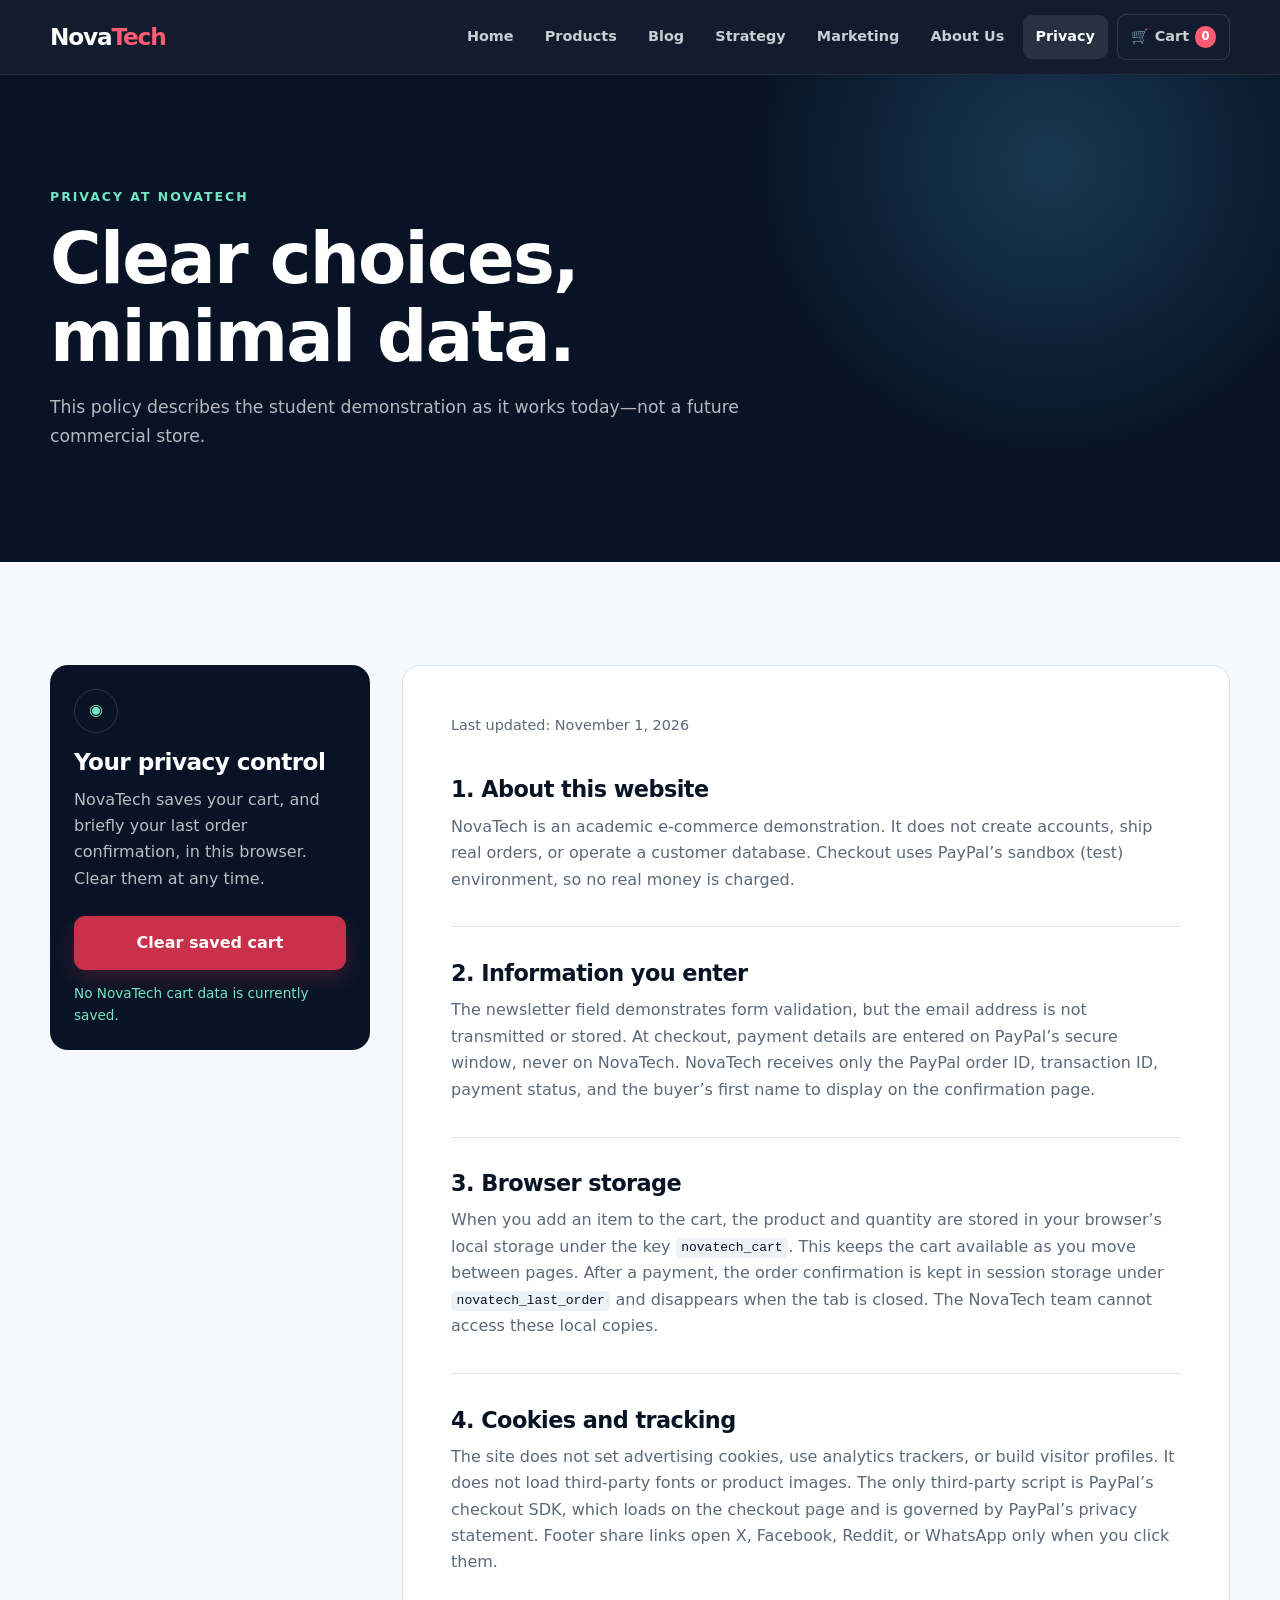
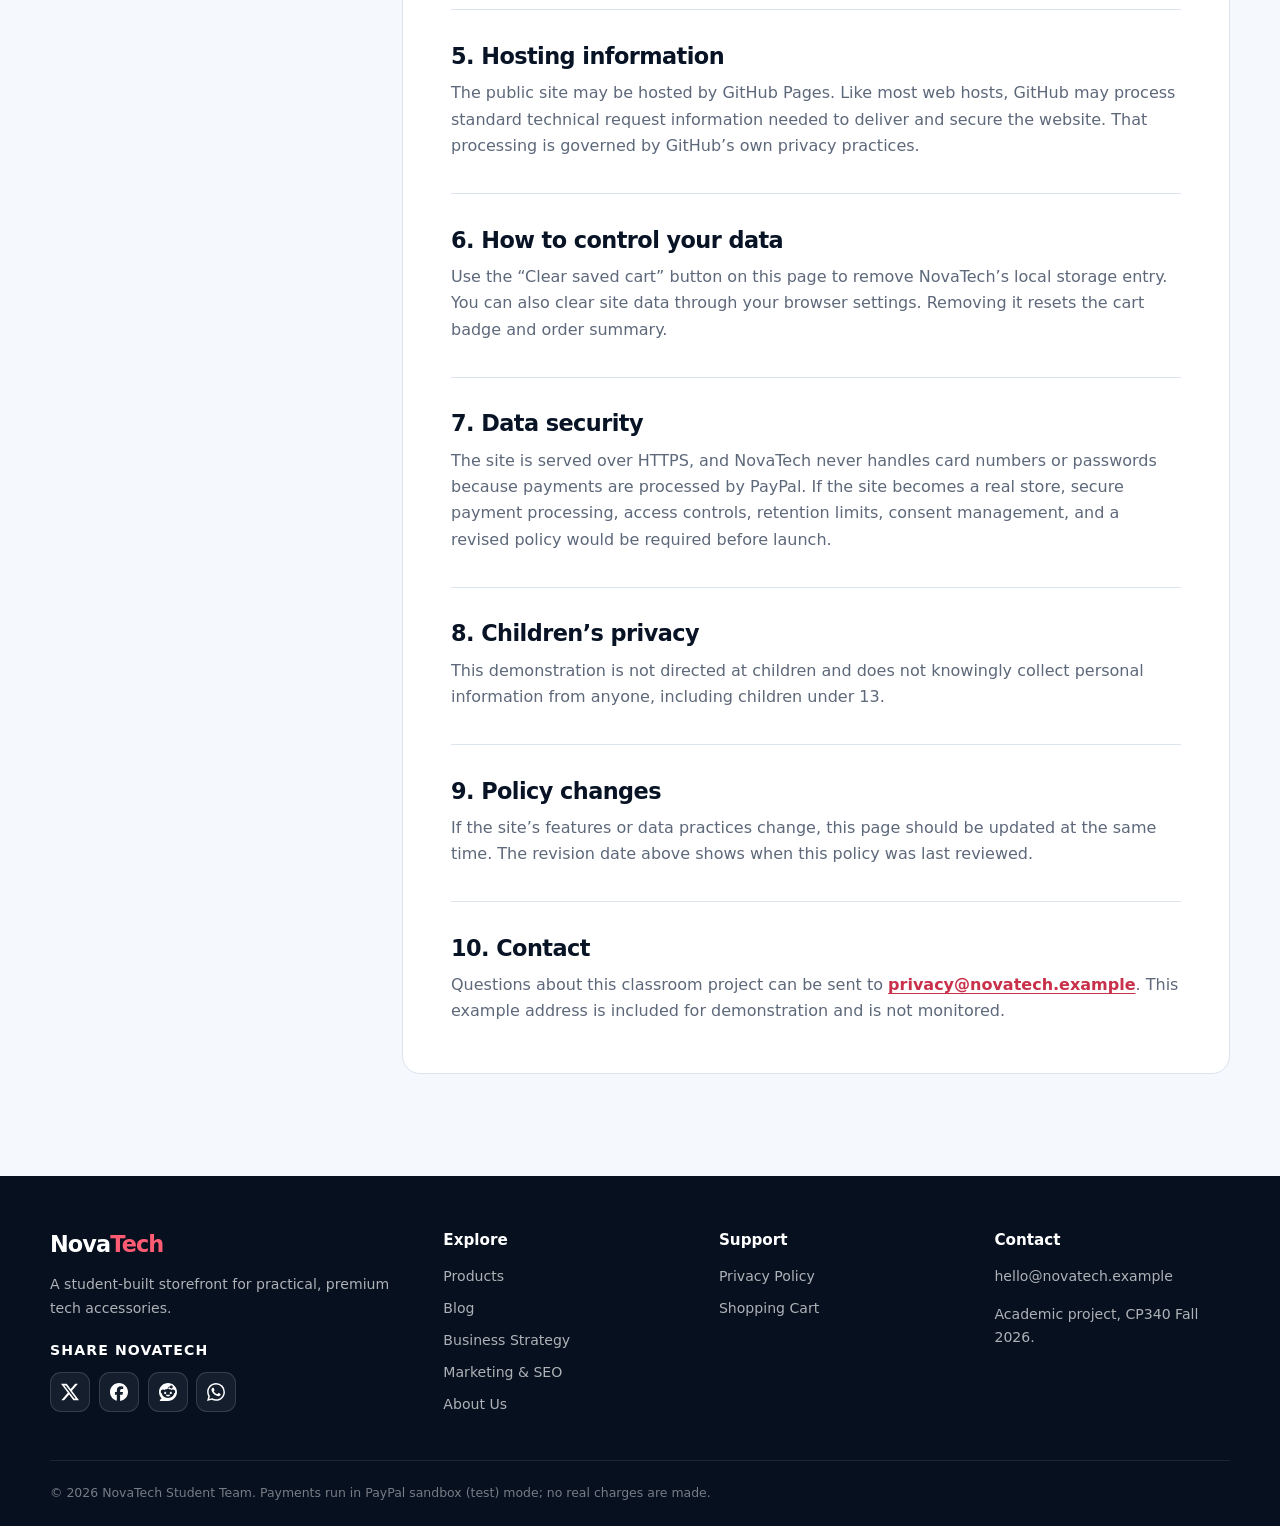
<file: privacy.html>
<!DOCTYPE html>
<html lang="en">
<head>
    <meta charset="UTF-8">
    <meta name="viewport" content="width=device-width, initial-scale=1.0">
    <meta name="description" content="How NovaTech handles your data: a browser-only cart, PayPal sandbox checkout, no tracking cookies, and a one-click control to clear saved data.">
    <meta name="theme-color" content="#081426">
    <meta name="referrer" content="strict-origin-when-cross-origin">
    <title>Privacy Policy &amp; Controls | NovaTech</title>
    <link rel="canonical" href="https://mhasan142200-ai.github.io/novatech-commerce-experience/privacy.html">
    <meta property="og:type" content="website">
    <meta property="og:site_name" content="NovaTech">
    <meta property="og:title" content="Privacy Policy &amp; Controls | NovaTech">
    <meta property="og:description" content="How NovaTech handles your data: a browser-only cart, PayPal sandbox checkout, no tracking cookies, and a one-click control to clear saved data.">
    <meta property="og:url" content="https://mhasan142200-ai.github.io/novatech-commerce-experience/privacy.html">
    <meta property="og:image" content="https://mhasan142200-ai.github.io/novatech-commerce-experience/images/og-image.png">
    <meta property="og:image:alt" content="NovaTech tech accessories store">
    <meta name="twitter:card" content="summary_large_image">
    <link rel="icon" href="images/favicon.svg" type="image/svg+xml">
    <link rel="stylesheet" href="css/style.css">
</head>
<body>
    <a class="skip-link" href="#main-content">Skip to main content</a>
    <header class="site-header">
        <nav class="navbar" aria-label="Main navigation">
            <div class="nav-container">
                <a href="index.html" class="logo" aria-label="NovaTech home">Nova<span>Tech</span></a>
                <button class="menu-toggle" type="button" aria-label="Open navigation menu" aria-expanded="false" aria-controls="primary-navigation">
                    <span></span><span></span><span></span>
                </button>
                <ul class="nav-links" id="primary-navigation">
                    <li><a href="index.html">Home</a></li>
                    <li><a href="products.html">Products</a></li>
                    <li><a href="blog.html">Blog</a></li>
                    <li><a href="strategy.html">Strategy</a></li>
                    <li><a href="marketing.html">Marketing</a></li>
                    <li><a href="about.html">About Us</a></li>
                    <li><a href="privacy.html" aria-current="page">Privacy</a></li>
                    <li><a href="cart.html" class="cart-link"><span aria-hidden="true">🛒</span> Cart <span class="cart-badge" id="cart-badge" aria-label="0 items">0</span></a></li>
                </ul>
            </div>
        </nav>
    </header>

    <main id="main-content" tabindex="-1">
        <section class="page-hero compact" aria-labelledby="page-title">
            <p class="eyebrow">Privacy at NovaTech</p>
            <h1 id="page-title">Clear choices, minimal data.</h1>
            <p>This policy describes the student demonstration as it works today—not a future commercial store.</p>
        </section>

        <div class="policy-layout">
            <aside class="privacy-control" aria-labelledby="privacy-control-title">
                <span class="privacy-icon" aria-hidden="true">◉</span>
                <h2 id="privacy-control-title">Your privacy control</h2>
                <p>NovaTech saves your cart, and briefly your last order confirmation, in this browser. Clear them at any time.</p>
                <button id="clear-site-data" class="btn" type="button">Clear saved cart</button>
                <p id="privacy-status" class="privacy-status" role="status" aria-live="polite"></p>
            </aside>

            <article class="policy-article">
                <p class="last-updated">Last updated: <time datetime="2026-11-01">November 1, 2026</time></p>

                <section class="policy-section" aria-labelledby="policy-1">
                    <h2 id="policy-1">1. About this website</h2>
                    <p>NovaTech is an academic e-commerce demonstration. It does not create accounts, ship real orders, or operate a customer database. Checkout uses PayPal’s sandbox (test) environment, so no real money is charged.</p>
                </section>

                <section class="policy-section" aria-labelledby="policy-2">
                    <h2 id="policy-2">2. Information you enter</h2>
                    <p>The newsletter field demonstrates form validation, but the email address is not transmitted or stored. At checkout, payment details are entered on PayPal’s secure window, never on NovaTech. NovaTech receives only the PayPal order ID, transaction ID, payment status, and the buyer’s first name to display on the confirmation page.</p>
                </section>

                <section class="policy-section" aria-labelledby="policy-3">
                    <h2 id="policy-3">3. Browser storage</h2>
                    <p>When you add an item to the cart, the product and quantity are stored in your browser’s local storage under the key <code>novatech_cart</code>. This keeps the cart available as you move between pages. After a payment, the order confirmation is kept in session storage under <code>novatech_last_order</code> and disappears when the tab is closed. The NovaTech team cannot access these local copies.</p>
                </section>

                <section class="policy-section" aria-labelledby="policy-4">
                    <h2 id="policy-4">4. Cookies and tracking</h2>
                    <p>The site does not set advertising cookies, use analytics trackers, or build visitor profiles. It does not load third-party fonts or product images. The only third-party script is PayPal’s checkout SDK, which loads on the checkout page and is governed by PayPal’s privacy statement. Footer share links open X, Facebook, Reddit, or WhatsApp only when you click them.</p>
                </section>

                <section class="policy-section" aria-labelledby="policy-5">
                    <h2 id="policy-5">5. Hosting information</h2>
                    <p>The public site may be hosted by GitHub Pages. Like most web hosts, GitHub may process standard technical request information needed to deliver and secure the website. That processing is governed by GitHub’s own privacy practices.</p>
                </section>

                <section class="policy-section" aria-labelledby="policy-6">
                    <h2 id="policy-6">6. How to control your data</h2>
                    <p>Use the “Clear saved cart” button on this page to remove NovaTech’s local storage entry. You can also clear site data through your browser settings. Removing it resets the cart badge and order summary.</p>
                </section>

                <section class="policy-section" aria-labelledby="policy-7">
                    <h2 id="policy-7">7. Data security</h2>
                    <p>The site is served over HTTPS, and NovaTech never handles card numbers or passwords because payments are processed by PayPal. If the site becomes a real store, secure payment processing, access controls, retention limits, consent management, and a revised policy would be required before launch.</p>
                </section>

                <section class="policy-section" aria-labelledby="policy-8">
                    <h2 id="policy-8">8. Children’s privacy</h2>
                    <p>This demonstration is not directed at children and does not knowingly collect personal information from anyone, including children under 13.</p>
                </section>

                <section class="policy-section" aria-labelledby="policy-9">
                    <h2 id="policy-9">9. Policy changes</h2>
                    <p>If the site’s features or data practices change, this page should be updated at the same time. The revision date above shows when this policy was last reviewed.</p>
                </section>

                <section class="policy-section" aria-labelledby="policy-10">
                    <h2 id="policy-10">10. Contact</h2>
                    <p>Questions about this classroom project can be sent to <a href="mailto:privacy@novatech.example">privacy@novatech.example</a>. This example address is included for demonstration and is not monitored.</p>
                </section>
            </article>
        </div>
    </main>

    <footer class="site-footer">
        <div class="footer-container">
            <div class="footer-col footer-brand">
                <h2>Nova<span>Tech</span></h2>
                <p>A student-built storefront for practical, premium tech accessories.</p>
                <div class="social-share" aria-labelledby="social-share-title">
                    <p id="social-share-title" class="social-share-title">Share NovaTech</p>
                    <ul class="social-links">
                        <li><a href="https://twitter.com/intent/tweet?text=NovaTech%3A%20practical%20tech%20accessories%2C%20explained%20clearly.&amp;url=https%3A%2F%2Fmhasan142200-ai.github.io%2Fnovatech-commerce-experience%2F" target="_blank" rel="noopener noreferrer" aria-label="Share NovaTech on X (opens in a new tab)" data-social-share="x"><svg viewBox="0 0 24 24" aria-hidden="true" focusable="false"><path d="M18.901 1.153h3.68l-8.04 9.19L24 22.846h-7.406l-5.8-7.584-6.638 7.584H.474l8.6-9.83L0 1.154h7.594l5.243 6.932ZM17.61 20.644h2.039L6.486 3.24H4.298Z"/></svg></a></li>
                        <li><a href="https://www.facebook.com/sharer/sharer.php?u=https%3A%2F%2Fmhasan142200-ai.github.io%2Fnovatech-commerce-experience%2F" target="_blank" rel="noopener noreferrer" aria-label="Share NovaTech on Facebook (opens in a new tab)" data-social-share="facebook"><svg viewBox="0 0 24 24" aria-hidden="true" focusable="false"><path d="M9.101 23.691v-7.98H6.627v-3.667h2.474v-1.58c0-4.085 1.848-5.978 5.858-5.978.401 0 .955.042 1.468.103a8.68 8.68 0 0 1 1.141.195v3.325a8.623 8.623 0 0 0-.653-.036 26.805 26.805 0 0 0-.733-.009c-.707 0-1.259.096-1.675.309a1.686 1.686 0 0 0-.679.622c-.258.42-.374.995-.374 1.752v1.297h3.919l-.386 2.103-.287 1.564h-3.246v8.245C19.396 23.238 24 18.179 24 12.044c0-6.627-5.373-12-12-12s-12 5.373-12 12c0 5.628 3.874 10.35 9.101 11.647Z"/></svg></a></li>
                        <li><a href="https://www.reddit.com/submit?url=https%3A%2F%2Fmhasan142200-ai.github.io%2Fnovatech-commerce-experience%2F&amp;title=NovaTech%3A%20practical%20tech%20accessories%2C%20explained%20clearly." target="_blank" rel="noopener noreferrer" aria-label="Share NovaTech on Reddit (opens in a new tab)" data-social-share="reddit"><svg viewBox="0 0 24 24" aria-hidden="true" focusable="false"><path d="M12 0C5.373 0 0 5.373 0 12c0 3.314 1.343 6.314 3.515 8.485l-2.286 2.286C.775 23.225 1.097 24 1.738 24H12c6.627 0 12-5.373 12-12S18.627 0 12 0Zm4.388 3.199c1.104 0 1.999.895 1.999 1.999 0 1.105-.895 2-1.999 2-.946 0-1.739-.657-1.947-1.539v.002c-1.147.162-2.032 1.15-2.032 2.341v.007c1.776.067 3.4.567 4.686 1.363.473-.363 1.064-.58 1.707-.58 1.547 0 2.802 1.254 2.802 2.802 0 1.117-.655 2.081-1.601 2.531-.088 3.256-3.637 5.876-7.997 5.876-4.361 0-7.905-2.617-7.998-5.87-.954-.447-1.614-1.415-1.614-2.538 0-1.548 1.255-2.802 2.803-2.802.645 0 1.239.218 1.712.585 1.275-.79 2.881-1.291 4.64-1.365v-.01c0-1.663 1.263-3.034 2.88-3.207.188-.911.993-1.595 1.959-1.595Zm-8.085 8.376c-.784 0-1.459.78-1.506 1.797-.047 1.016.64 1.429 1.426 1.429.786 0 1.371-.369 1.418-1.385.047-1.017-.553-1.841-1.338-1.841Zm7.406 0c-.786 0-1.385.824-1.338 1.841.047 1.017.634 1.385 1.418 1.385.785 0 1.473-.413 1.426-1.429-.046-1.017-.721-1.797-1.506-1.797Zm-3.703 4.013c-.974 0-1.907.048-2.77.135-.147.015-.241.168-.183.305.483 1.154 1.622 1.964 2.953 1.964 1.33 0 2.47-.81 2.953-1.964.057-.137-.037-.29-.184-.305-.863-.087-1.795-.135-2.769-.135Z"/></svg></a></li>
                        <li><a href="https://wa.me/?text=NovaTech%3A%20practical%20tech%20accessories%2C%20explained%20clearly.%20https%3A%2F%2Fmhasan142200-ai.github.io%2Fnovatech-commerce-experience%2F" target="_blank" rel="noopener noreferrer" aria-label="Share NovaTech on WhatsApp (opens in a new tab)" data-social-share="whatsapp"><svg viewBox="0 0 24 24" aria-hidden="true" focusable="false"><path d="M17.472 14.382c-.297-.149-1.758-.867-2.03-.967-.273-.099-.471-.148-.67.15-.197.297-.767.966-.94 1.164-.173.199-.347.223-.644.075-.297-.15-1.255-.463-2.39-1.475-.883-.788-1.48-1.761-1.653-2.059-.173-.297-.018-.458.13-.606.134-.133.298-.347.446-.52.149-.174.198-.298.298-.497.099-.198.05-.371-.025-.52-.075-.149-.669-1.612-.916-2.207-.242-.579-.487-.5-.669-.51-.173-.008-.371-.01-.57-.01-.198 0-.52.074-.792.372-.272.297-1.04 1.016-1.04 2.479 0 1.462 1.065 2.875 1.213 3.074.149.198 2.096 3.2 5.077 4.487.709.306 1.262.489 1.694.625.712.227 1.36.195 1.871.118.571-.085 1.758-.719 2.006-1.413.248-.694.248-1.289.173-1.413-.074-.124-.272-.198-.57-.347m-5.421 7.403h-.004a9.87 9.87 0 01-5.031-1.378l-.361-.214-3.741.982.998-3.648-.235-.374a9.86 9.86 0 01-1.51-5.26c.001-5.45 4.436-9.884 9.888-9.884 2.64 0 5.122 1.03 6.988 2.898a9.825 9.825 0 012.893 6.994c-.003 5.45-4.437 9.884-9.885 9.884m8.413-18.297A11.815 11.815 0 0012.05 0C5.495 0 .16 5.335.157 11.892c0 2.096.547 4.142 1.588 5.945L.057 24l6.305-1.654a11.882 11.882 0 005.683 1.448h.005c6.554 0 11.89-5.335 11.893-11.893a11.821 11.821 0 00-3.48-8.413Z"/></svg></a></li>
                    </ul>
                </div>
            </div>
            <div class="footer-col">
                <h2>Explore</h2>
                <ul>
                    <li><a href="products.html">Products</a></li>
                    <li><a href="blog.html">Blog</a></li>
                    <li><a href="strategy.html">Business Strategy</a></li>
                    <li><a href="marketing.html">Marketing &amp; SEO</a></li>
                    <li><a href="about.html">About Us</a></li>
                </ul>
            </div>
            <div class="footer-col">
                <h2>Support</h2>
                <ul>
                    <li><a href="privacy.html">Privacy Policy</a></li>
                    <li><a href="cart.html">Shopping Cart</a></li>
                </ul>
            </div>
            <div class="footer-col">
                <h2>Contact</h2>
                <p><a href="mailto:hello@novatech.example">hello@novatech.example</a></p>
                <p>Academic project, CP340 Fall 2026.</p>
            </div>
        </div>
        <div class="footer-bottom">
            <p>&copy; 2026 NovaTech Student Team. Payments run in PayPal sandbox (test) mode; no real charges are made.</p>
        </div>
    </footer>

    <div id="toast" class="toast" role="status" aria-live="polite" aria-atomic="true"></div>
    <script src="js/main.js" defer></script>
</body>
</html>
</file>
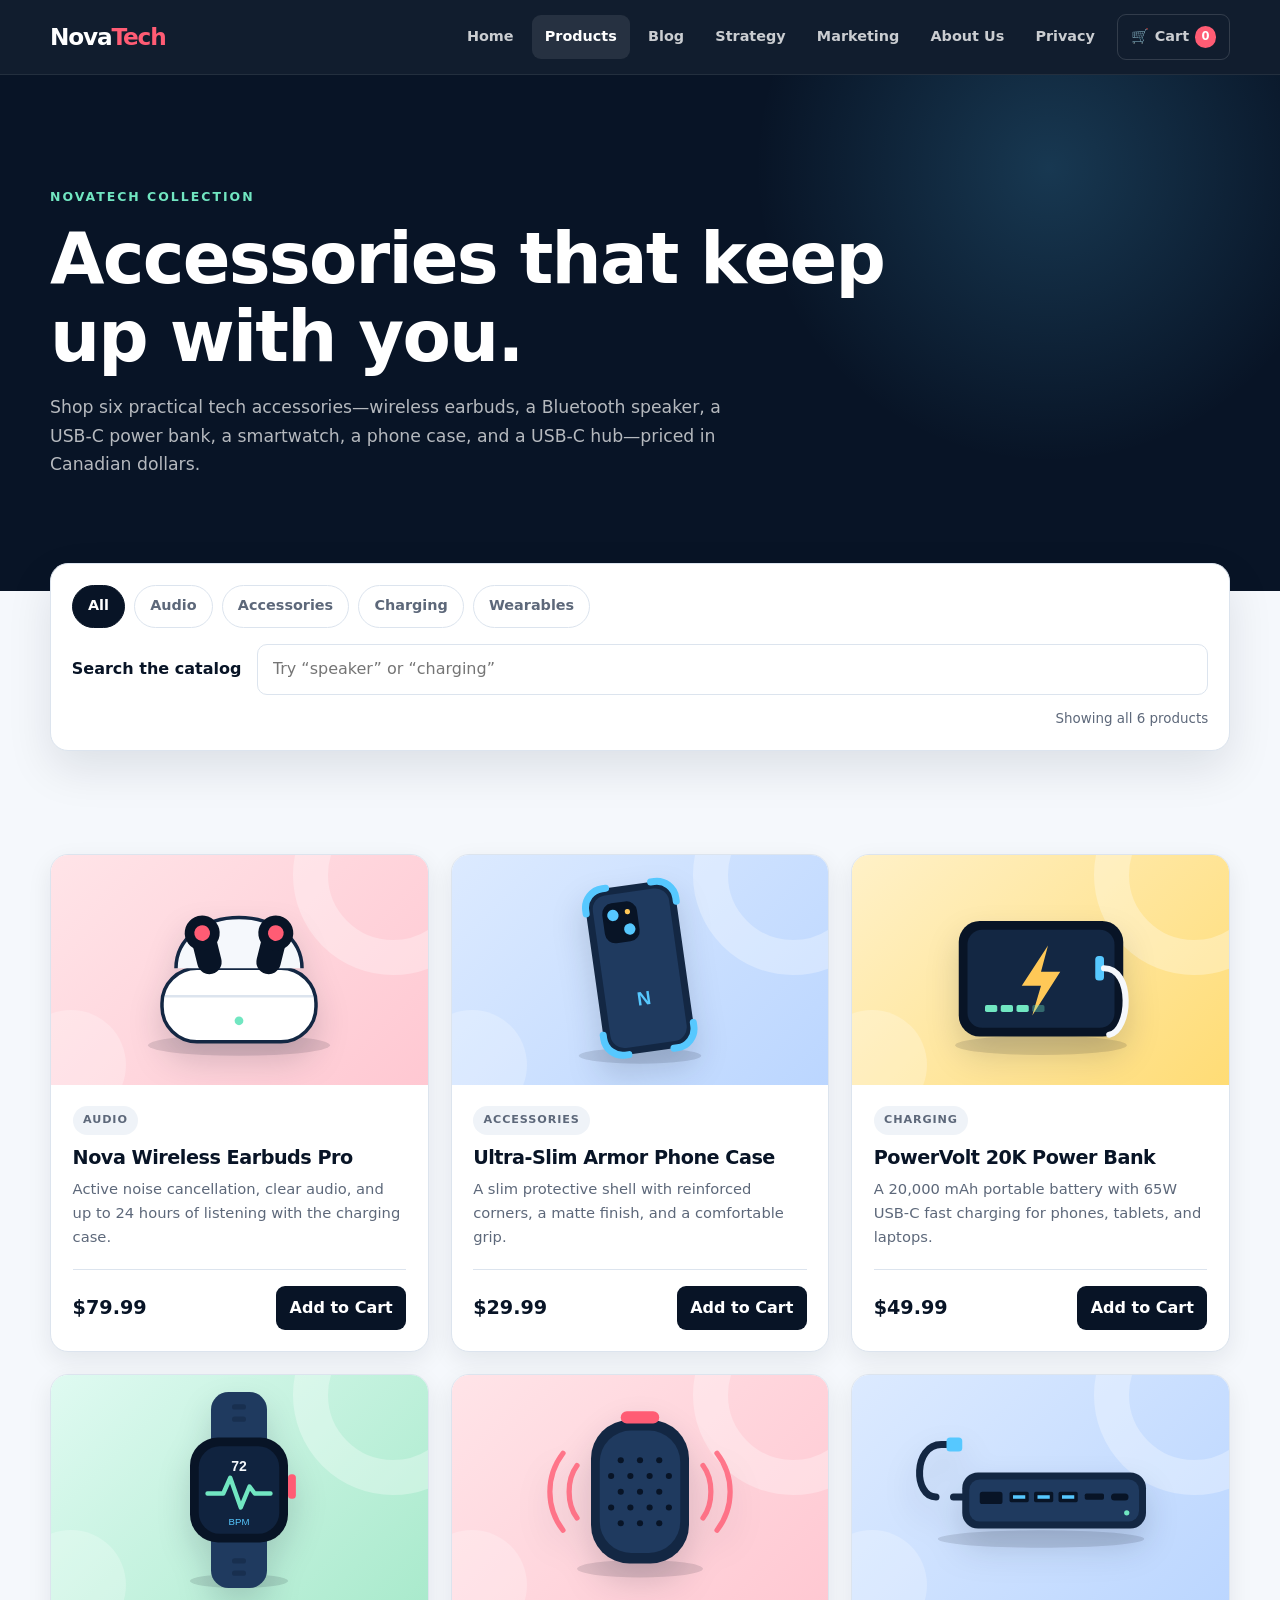
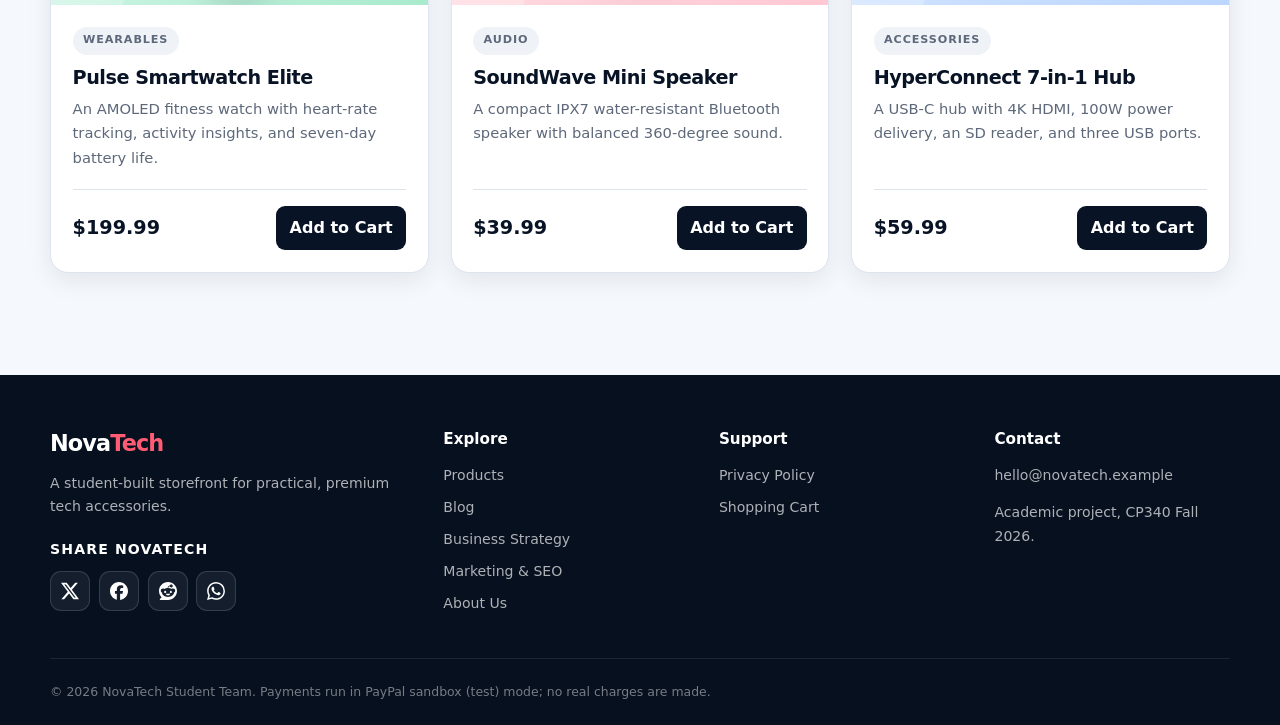
<file: products.html>
<!DOCTYPE html>
<html lang="en">
<head>
    <meta charset="UTF-8">
    <meta name="viewport" content="width=device-width, initial-scale=1.0">
    <meta name="description" content="Browse NovaTech's tech accessories: noise-cancelling earbuds, a 20,000 mAh power bank, a fitness smartwatch, a USB-C hub and more, priced in CAD.">
    <meta name="theme-color" content="#081426">
    <meta name="referrer" content="strict-origin-when-cross-origin">
    <title>Shop Tech Accessories: Earbuds, Power Banks &amp; Hubs | NovaTech</title>
    <link rel="canonical" href="https://mhasan142200-ai.github.io/novatech-commerce-experience/products.html">
    <meta property="og:type" content="website">
    <meta property="og:site_name" content="NovaTech">
    <meta property="og:title" content="Shop Tech Accessories: Earbuds, Power Banks &amp; Hubs | NovaTech">
    <meta property="og:description" content="Browse NovaTech's tech accessories: noise-cancelling earbuds, a 20,000 mAh power bank, a fitness smartwatch, a USB-C hub and more, priced in CAD.">
    <meta property="og:url" content="https://mhasan142200-ai.github.io/novatech-commerce-experience/products.html">
    <meta property="og:image" content="https://mhasan142200-ai.github.io/novatech-commerce-experience/images/og-image.png">
    <meta property="og:image:alt" content="NovaTech tech accessories store">
    <meta name="twitter:card" content="summary_large_image">
    <link rel="icon" href="images/favicon.svg" type="image/svg+xml">
    <script type="application/ld+json">
{
  "@context": "https://schema.org",
  "@type": "ItemList",
  "name": "NovaTech tech accessories",
  "itemListElement": [
    {
      "@type": "ListItem",
      "position": 1,
      "item": {
        "@type": "Product",
        "name": "Nova Wireless Earbuds Pro",
        "sku": "NT-1",
        "image": "https://mhasan142200-ai.github.io/novatech-commerce-experience/images/products/nova-wireless-earbuds-pro.svg",
        "description": "Active noise cancellation, clear audio, and up to 24 hours of listening with the charging case.",
        "brand": {
          "@type": "Brand",
          "name": "NovaTech"
        },
        "offers": {
          "@type": "Offer",
          "price": "79.99",
          "priceCurrency": "CAD",
          "availability": "https://schema.org/InStock",
          "url": "https://mhasan142200-ai.github.io/novatech-commerce-experience/products.html"
        }
      }
    },
    {
      "@type": "ListItem",
      "position": 2,
      "item": {
        "@type": "Product",
        "name": "Ultra-Slim Armor Phone Case",
        "sku": "NT-2",
        "image": "https://mhasan142200-ai.github.io/novatech-commerce-experience/images/products/ultra-slim-armor-phone-case.svg",
        "description": "A slim protective shell with reinforced corners, a matte finish, and a comfortable grip.",
        "brand": {
          "@type": "Brand",
          "name": "NovaTech"
        },
        "offers": {
          "@type": "Offer",
          "price": "29.99",
          "priceCurrency": "CAD",
          "availability": "https://schema.org/InStock",
          "url": "https://mhasan142200-ai.github.io/novatech-commerce-experience/products.html"
        }
      }
    },
    {
      "@type": "ListItem",
      "position": 3,
      "item": {
        "@type": "Product",
        "name": "PowerVolt 20K Power Bank",
        "sku": "NT-3",
        "image": "https://mhasan142200-ai.github.io/novatech-commerce-experience/images/products/powervolt-20k-power-bank.svg",
        "description": "A 20,000 mAh portable battery with 65W USB-C fast charging for phones, tablets, and laptops.",
        "brand": {
          "@type": "Brand",
          "name": "NovaTech"
        },
        "offers": {
          "@type": "Offer",
          "price": "49.99",
          "priceCurrency": "CAD",
          "availability": "https://schema.org/InStock",
          "url": "https://mhasan142200-ai.github.io/novatech-commerce-experience/products.html"
        }
      }
    },
    {
      "@type": "ListItem",
      "position": 4,
      "item": {
        "@type": "Product",
        "name": "Pulse Smartwatch Elite",
        "sku": "NT-4",
        "image": "https://mhasan142200-ai.github.io/novatech-commerce-experience/images/products/pulse-smartwatch-elite.svg",
        "description": "An AMOLED fitness watch with heart-rate tracking, activity insights, and seven-day battery life.",
        "brand": {
          "@type": "Brand",
          "name": "NovaTech"
        },
        "offers": {
          "@type": "Offer",
          "price": "199.99",
          "priceCurrency": "CAD",
          "availability": "https://schema.org/InStock",
          "url": "https://mhasan142200-ai.github.io/novatech-commerce-experience/products.html"
        }
      }
    },
    {
      "@type": "ListItem",
      "position": 5,
      "item": {
        "@type": "Product",
        "name": "SoundWave Mini Speaker",
        "sku": "NT-5",
        "image": "https://mhasan142200-ai.github.io/novatech-commerce-experience/images/products/soundwave-mini-speaker.svg",
        "description": "A compact IPX7 water-resistant Bluetooth speaker with balanced 360-degree sound.",
        "brand": {
          "@type": "Brand",
          "name": "NovaTech"
        },
        "offers": {
          "@type": "Offer",
          "price": "39.99",
          "priceCurrency": "CAD",
          "availability": "https://schema.org/InStock",
          "url": "https://mhasan142200-ai.github.io/novatech-commerce-experience/products.html"
        }
      }
    },
    {
      "@type": "ListItem",
      "position": 6,
      "item": {
        "@type": "Product",
        "name": "HyperConnect 7-in-1 Hub",
        "sku": "NT-6",
        "image": "https://mhasan142200-ai.github.io/novatech-commerce-experience/images/products/hyperconnect-7-in-1-usb-c-hub.svg",
        "description": "A USB-C hub with 4K HDMI, 100W power delivery, an SD reader, and three USB ports.",
        "brand": {
          "@type": "Brand",
          "name": "NovaTech"
        },
        "offers": {
          "@type": "Offer",
          "price": "59.99",
          "priceCurrency": "CAD",
          "availability": "https://schema.org/InStock",
          "url": "https://mhasan142200-ai.github.io/novatech-commerce-experience/products.html"
        }
      }
    }
  ]
}
    </script>
    <link rel="stylesheet" href="css/style.css">
</head>
<body>
    <a class="skip-link" href="#main-content">Skip to main content</a>
    <header class="site-header">
        <nav class="navbar" aria-label="Main navigation">
            <div class="nav-container">
                <a href="index.html" class="logo" aria-label="NovaTech home">Nova<span>Tech</span></a>
                <button class="menu-toggle" type="button" aria-label="Open navigation menu" aria-expanded="false" aria-controls="primary-navigation">
                    <span></span><span></span><span></span>
                </button>
                <ul class="nav-links" id="primary-navigation">
                    <li><a href="index.html">Home</a></li>
                    <li><a href="products.html" aria-current="page">Products</a></li>
                    <li><a href="blog.html">Blog</a></li>
                    <li><a href="strategy.html">Strategy</a></li>
                    <li><a href="marketing.html">Marketing</a></li>
                    <li><a href="about.html">About Us</a></li>
                    <li><a href="privacy.html">Privacy</a></li>
                    <li><a href="cart.html" class="cart-link"><span aria-hidden="true">🛒</span> Cart <span class="cart-badge" id="cart-badge" aria-label="0 items">0</span></a></li>
                </ul>
            </div>
        </nav>
    </header>

    <main id="main-content" tabindex="-1">
        <section class="page-hero compact" aria-labelledby="page-title">
            <p class="eyebrow">NovaTech collection</p>
            <h1 id="page-title">Accessories that keep up with you.</h1>
            <p>Shop six practical tech accessories—wireless earbuds, a Bluetooth speaker, a USB-C power bank, a smartwatch, a phone case, and a USB-C hub—priced in Canadian dollars.</p>
        </section>

        <section class="filter-section" aria-label="Product filters">
            <div class="filter-bar" role="group" aria-label="Filter products by category">
                <button class="filter-btn active" type="button" data-filter="all" aria-pressed="true">All</button>
                <button class="filter-btn" type="button" data-filter="audio" aria-pressed="false">Audio</button>
                <button class="filter-btn" type="button" data-filter="accessories" aria-pressed="false">Accessories</button>
                <button class="filter-btn" type="button" data-filter="charging" aria-pressed="false">Charging</button>
                <button class="filter-btn" type="button" data-filter="wearables" aria-pressed="false">Wearables</button>
            </div>
            <div class="search-bar">
                <label for="product-search">Search the catalog</label>
                <input type="search" id="product-search" placeholder="Try “speaker” or “charging”" autocomplete="off">
            </div>
            <p id="product-results-count" class="results-count" role="status" aria-live="polite">Showing all 6 products</p>
        </section>

        <section class="products-section" aria-labelledby="catalog-heading">
            <h2 id="catalog-heading" class="sr-only">All tech accessories</h2>
            <div id="products-grid" class="products-grid"></div>
        </section>
    </main>

    <footer class="site-footer">
        <div class="footer-container">
            <div class="footer-col footer-brand">
                <h2>Nova<span>Tech</span></h2>
                <p>A student-built storefront for practical, premium tech accessories.</p>
                <div class="social-share" aria-labelledby="social-share-title">
                    <p id="social-share-title" class="social-share-title">Share NovaTech</p>
                    <ul class="social-links">
                        <li><a href="https://twitter.com/intent/tweet?text=NovaTech%3A%20practical%20tech%20accessories%2C%20explained%20clearly.&amp;url=https%3A%2F%2Fmhasan142200-ai.github.io%2Fnovatech-commerce-experience%2F" target="_blank" rel="noopener noreferrer" aria-label="Share NovaTech on X (opens in a new tab)" data-social-share="x"><svg viewBox="0 0 24 24" aria-hidden="true" focusable="false"><path d="M18.901 1.153h3.68l-8.04 9.19L24 22.846h-7.406l-5.8-7.584-6.638 7.584H.474l8.6-9.83L0 1.154h7.594l5.243 6.932ZM17.61 20.644h2.039L6.486 3.24H4.298Z"/></svg></a></li>
                        <li><a href="https://www.facebook.com/sharer/sharer.php?u=https%3A%2F%2Fmhasan142200-ai.github.io%2Fnovatech-commerce-experience%2F" target="_blank" rel="noopener noreferrer" aria-label="Share NovaTech on Facebook (opens in a new tab)" data-social-share="facebook"><svg viewBox="0 0 24 24" aria-hidden="true" focusable="false"><path d="M9.101 23.691v-7.98H6.627v-3.667h2.474v-1.58c0-4.085 1.848-5.978 5.858-5.978.401 0 .955.042 1.468.103a8.68 8.68 0 0 1 1.141.195v3.325a8.623 8.623 0 0 0-.653-.036 26.805 26.805 0 0 0-.733-.009c-.707 0-1.259.096-1.675.309a1.686 1.686 0 0 0-.679.622c-.258.42-.374.995-.374 1.752v1.297h3.919l-.386 2.103-.287 1.564h-3.246v8.245C19.396 23.238 24 18.179 24 12.044c0-6.627-5.373-12-12-12s-12 5.373-12 12c0 5.628 3.874 10.35 9.101 11.647Z"/></svg></a></li>
                        <li><a href="https://www.reddit.com/submit?url=https%3A%2F%2Fmhasan142200-ai.github.io%2Fnovatech-commerce-experience%2F&amp;title=NovaTech%3A%20practical%20tech%20accessories%2C%20explained%20clearly." target="_blank" rel="noopener noreferrer" aria-label="Share NovaTech on Reddit (opens in a new tab)" data-social-share="reddit"><svg viewBox="0 0 24 24" aria-hidden="true" focusable="false"><path d="M12 0C5.373 0 0 5.373 0 12c0 3.314 1.343 6.314 3.515 8.485l-2.286 2.286C.775 23.225 1.097 24 1.738 24H12c6.627 0 12-5.373 12-12S18.627 0 12 0Zm4.388 3.199c1.104 0 1.999.895 1.999 1.999 0 1.105-.895 2-1.999 2-.946 0-1.739-.657-1.947-1.539v.002c-1.147.162-2.032 1.15-2.032 2.341v.007c1.776.067 3.4.567 4.686 1.363.473-.363 1.064-.58 1.707-.58 1.547 0 2.802 1.254 2.802 2.802 0 1.117-.655 2.081-1.601 2.531-.088 3.256-3.637 5.876-7.997 5.876-4.361 0-7.905-2.617-7.998-5.87-.954-.447-1.614-1.415-1.614-2.538 0-1.548 1.255-2.802 2.803-2.802.645 0 1.239.218 1.712.585 1.275-.79 2.881-1.291 4.64-1.365v-.01c0-1.663 1.263-3.034 2.88-3.207.188-.911.993-1.595 1.959-1.595Zm-8.085 8.376c-.784 0-1.459.78-1.506 1.797-.047 1.016.64 1.429 1.426 1.429.786 0 1.371-.369 1.418-1.385.047-1.017-.553-1.841-1.338-1.841Zm7.406 0c-.786 0-1.385.824-1.338 1.841.047 1.017.634 1.385 1.418 1.385.785 0 1.473-.413 1.426-1.429-.046-1.017-.721-1.797-1.506-1.797Zm-3.703 4.013c-.974 0-1.907.048-2.77.135-.147.015-.241.168-.183.305.483 1.154 1.622 1.964 2.953 1.964 1.33 0 2.47-.81 2.953-1.964.057-.137-.037-.29-.184-.305-.863-.087-1.795-.135-2.769-.135Z"/></svg></a></li>
                        <li><a href="https://wa.me/?text=NovaTech%3A%20practical%20tech%20accessories%2C%20explained%20clearly.%20https%3A%2F%2Fmhasan142200-ai.github.io%2Fnovatech-commerce-experience%2F" target="_blank" rel="noopener noreferrer" aria-label="Share NovaTech on WhatsApp (opens in a new tab)" data-social-share="whatsapp"><svg viewBox="0 0 24 24" aria-hidden="true" focusable="false"><path d="M17.472 14.382c-.297-.149-1.758-.867-2.03-.967-.273-.099-.471-.148-.67.15-.197.297-.767.966-.94 1.164-.173.199-.347.223-.644.075-.297-.15-1.255-.463-2.39-1.475-.883-.788-1.48-1.761-1.653-2.059-.173-.297-.018-.458.13-.606.134-.133.298-.347.446-.52.149-.174.198-.298.298-.497.099-.198.05-.371-.025-.52-.075-.149-.669-1.612-.916-2.207-.242-.579-.487-.5-.669-.51-.173-.008-.371-.01-.57-.01-.198 0-.52.074-.792.372-.272.297-1.04 1.016-1.04 2.479 0 1.462 1.065 2.875 1.213 3.074.149.198 2.096 3.2 5.077 4.487.709.306 1.262.489 1.694.625.712.227 1.36.195 1.871.118.571-.085 1.758-.719 2.006-1.413.248-.694.248-1.289.173-1.413-.074-.124-.272-.198-.57-.347m-5.421 7.403h-.004a9.87 9.87 0 01-5.031-1.378l-.361-.214-3.741.982.998-3.648-.235-.374a9.86 9.86 0 01-1.51-5.26c.001-5.45 4.436-9.884 9.888-9.884 2.64 0 5.122 1.03 6.988 2.898a9.825 9.825 0 012.893 6.994c-.003 5.45-4.437 9.884-9.885 9.884m8.413-18.297A11.815 11.815 0 0012.05 0C5.495 0 .16 5.335.157 11.892c0 2.096.547 4.142 1.588 5.945L.057 24l6.305-1.654a11.882 11.882 0 005.683 1.448h.005c6.554 0 11.89-5.335 11.893-11.893a11.821 11.821 0 00-3.48-8.413Z"/></svg></a></li>
                    </ul>
                </div>
            </div>
            <div class="footer-col">
                <h2>Explore</h2>
                <ul>
                    <li><a href="products.html">Products</a></li>
                    <li><a href="blog.html">Blog</a></li>
                    <li><a href="strategy.html">Business Strategy</a></li>
                    <li><a href="marketing.html">Marketing &amp; SEO</a></li>
                    <li><a href="about.html">About Us</a></li>
                </ul>
            </div>
            <div class="footer-col">
                <h2>Support</h2>
                <ul>
                    <li><a href="privacy.html">Privacy Policy</a></li>
                    <li><a href="cart.html">Shopping Cart</a></li>
                </ul>
            </div>
            <div class="footer-col">
                <h2>Contact</h2>
                <p><a href="mailto:hello@novatech.example">hello@novatech.example</a></p>
                <p>Academic project, CP340 Fall 2026.</p>
            </div>
        </div>
        <div class="footer-bottom">
            <p>&copy; 2026 NovaTech Student Team. Payments run in PayPal sandbox (test) mode; no real charges are made.</p>
        </div>
    </footer>

    <div id="toast" class="toast" role="status" aria-live="polite" aria-atomic="true"></div>
    <script src="js/main.js" defer></script>
</body>
</html>
</file>
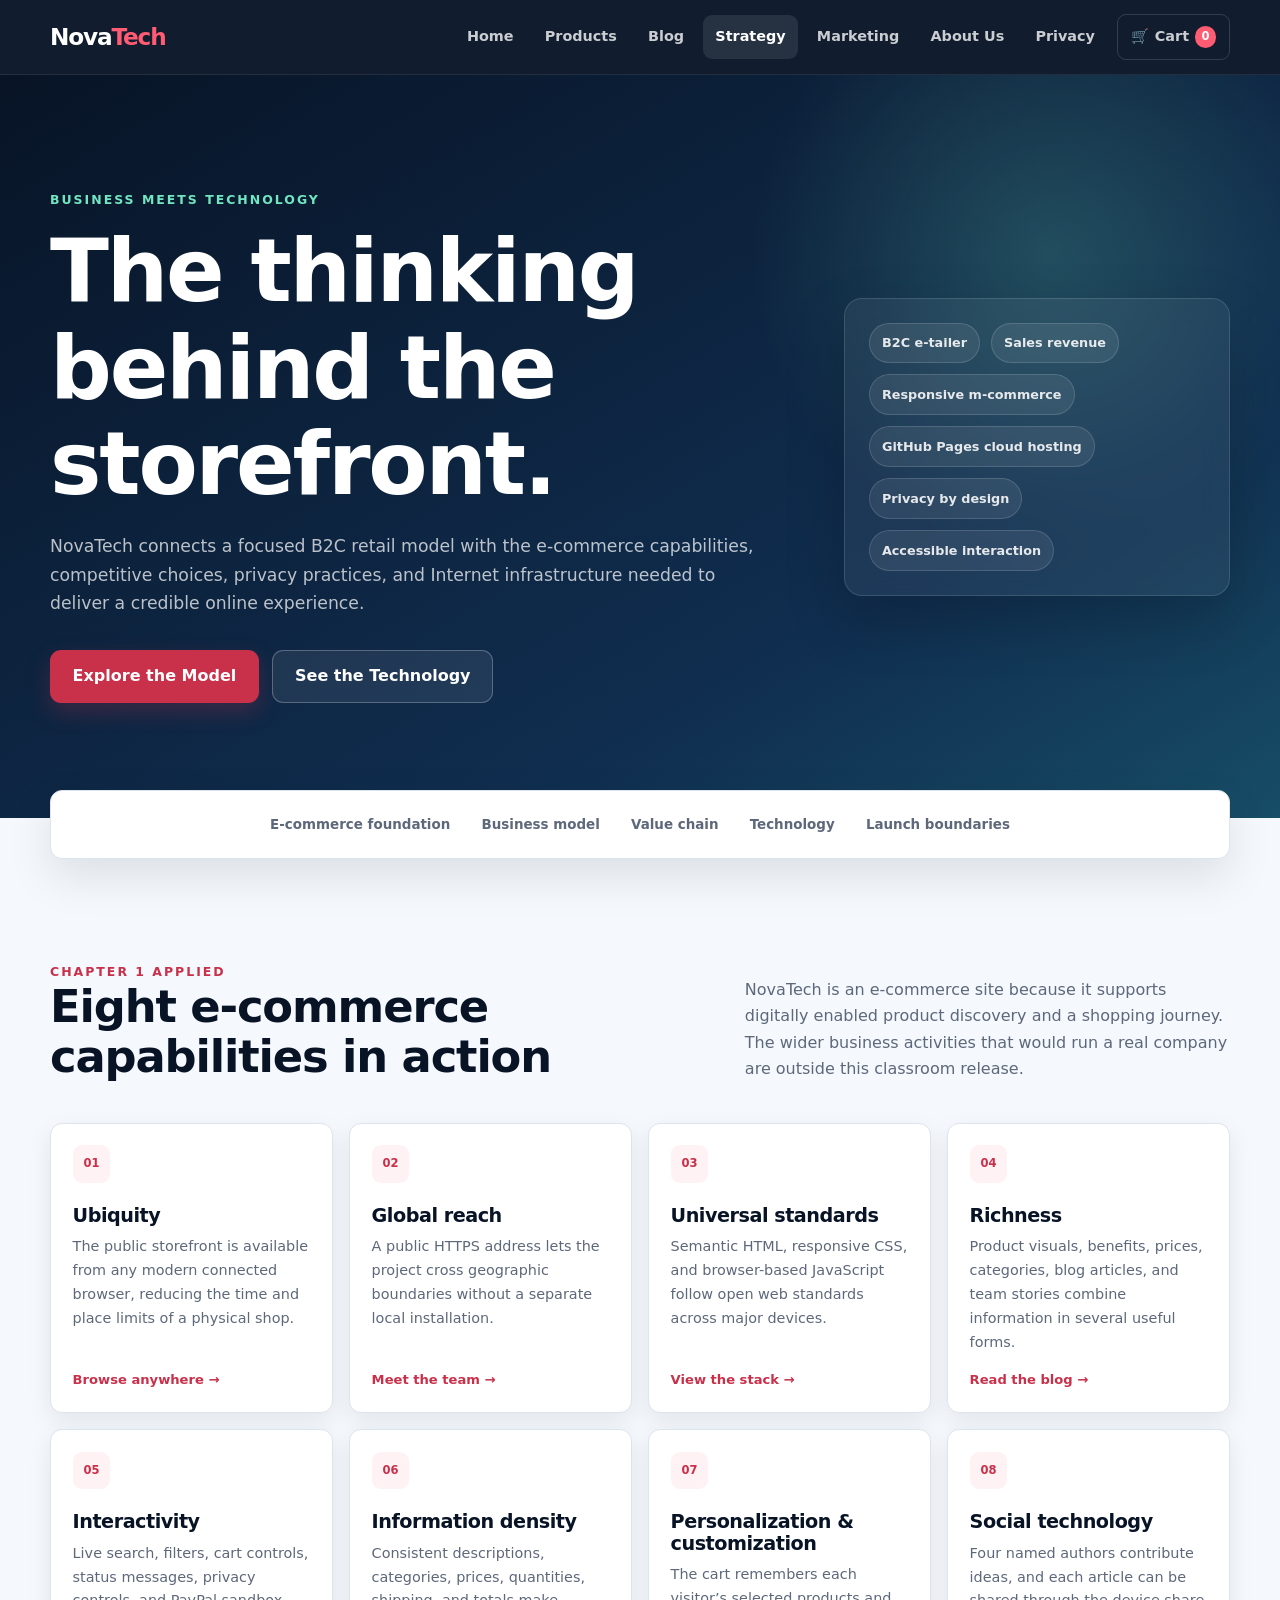
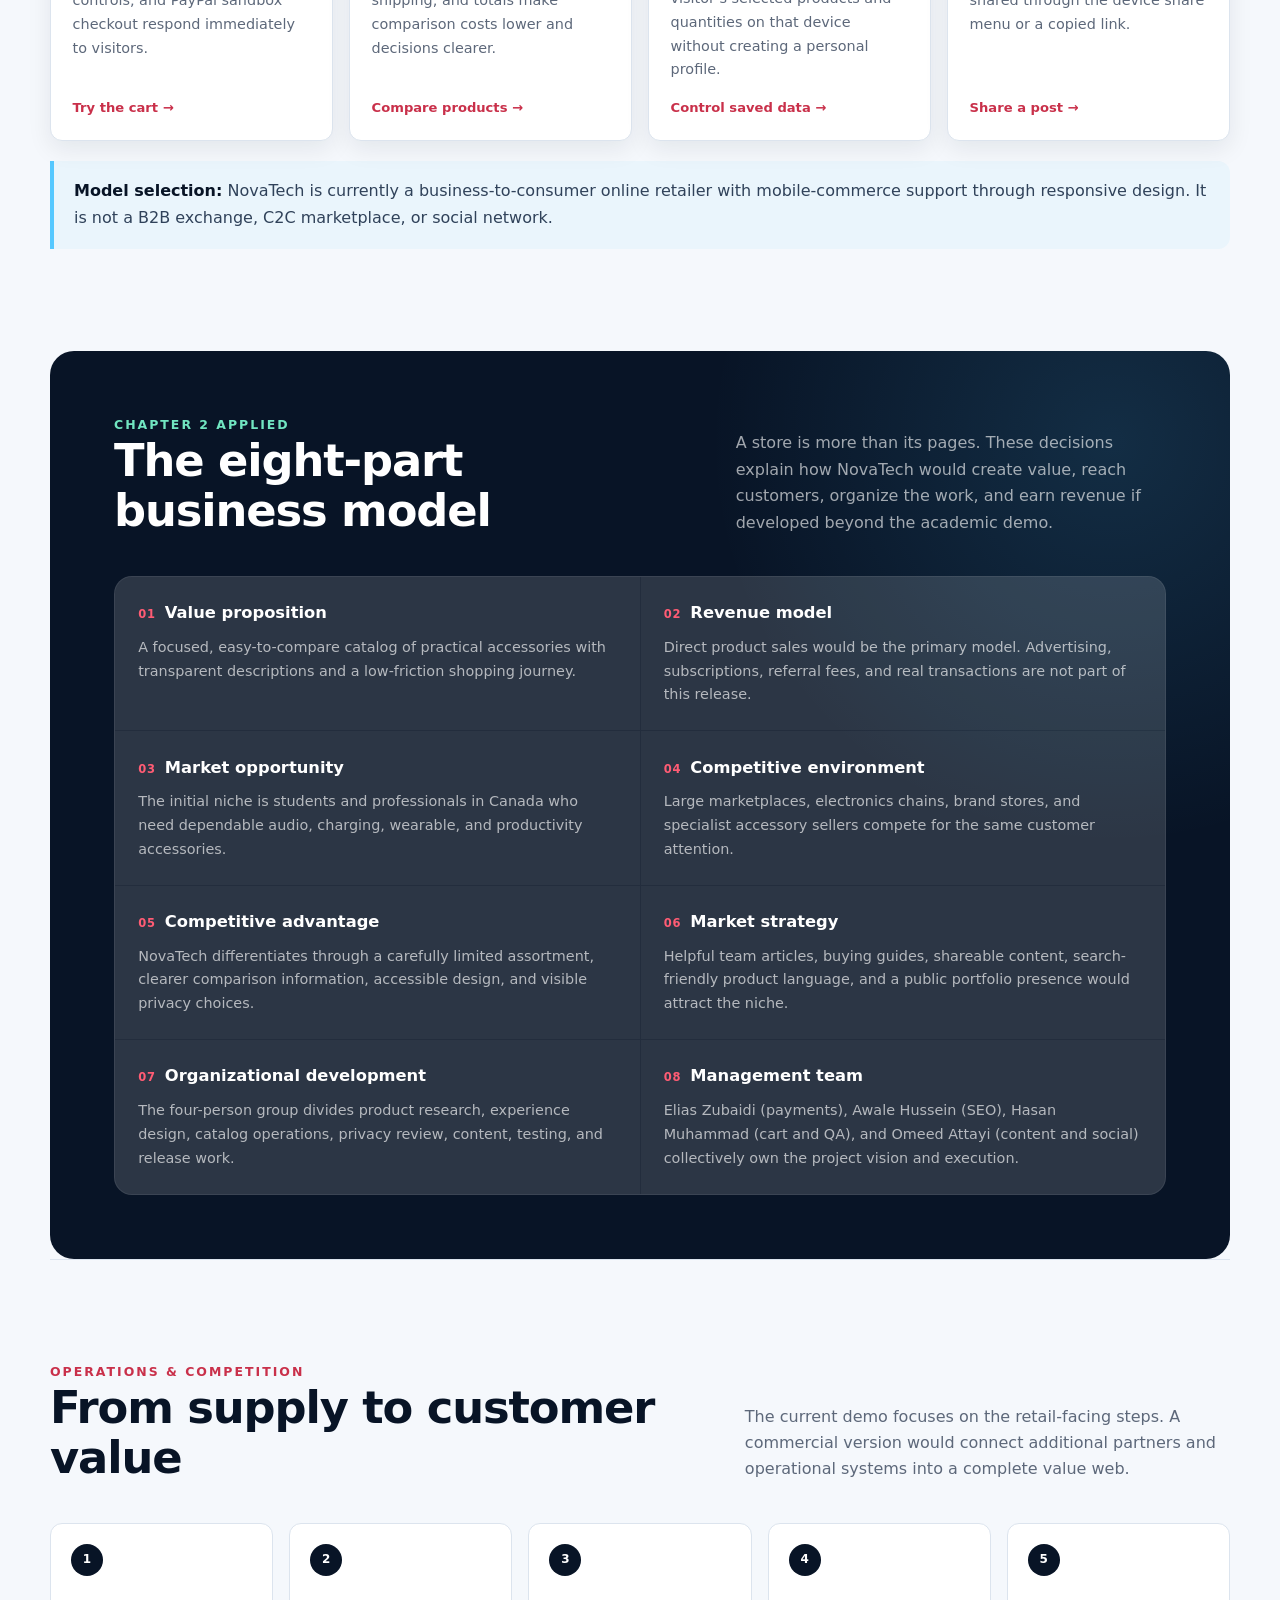
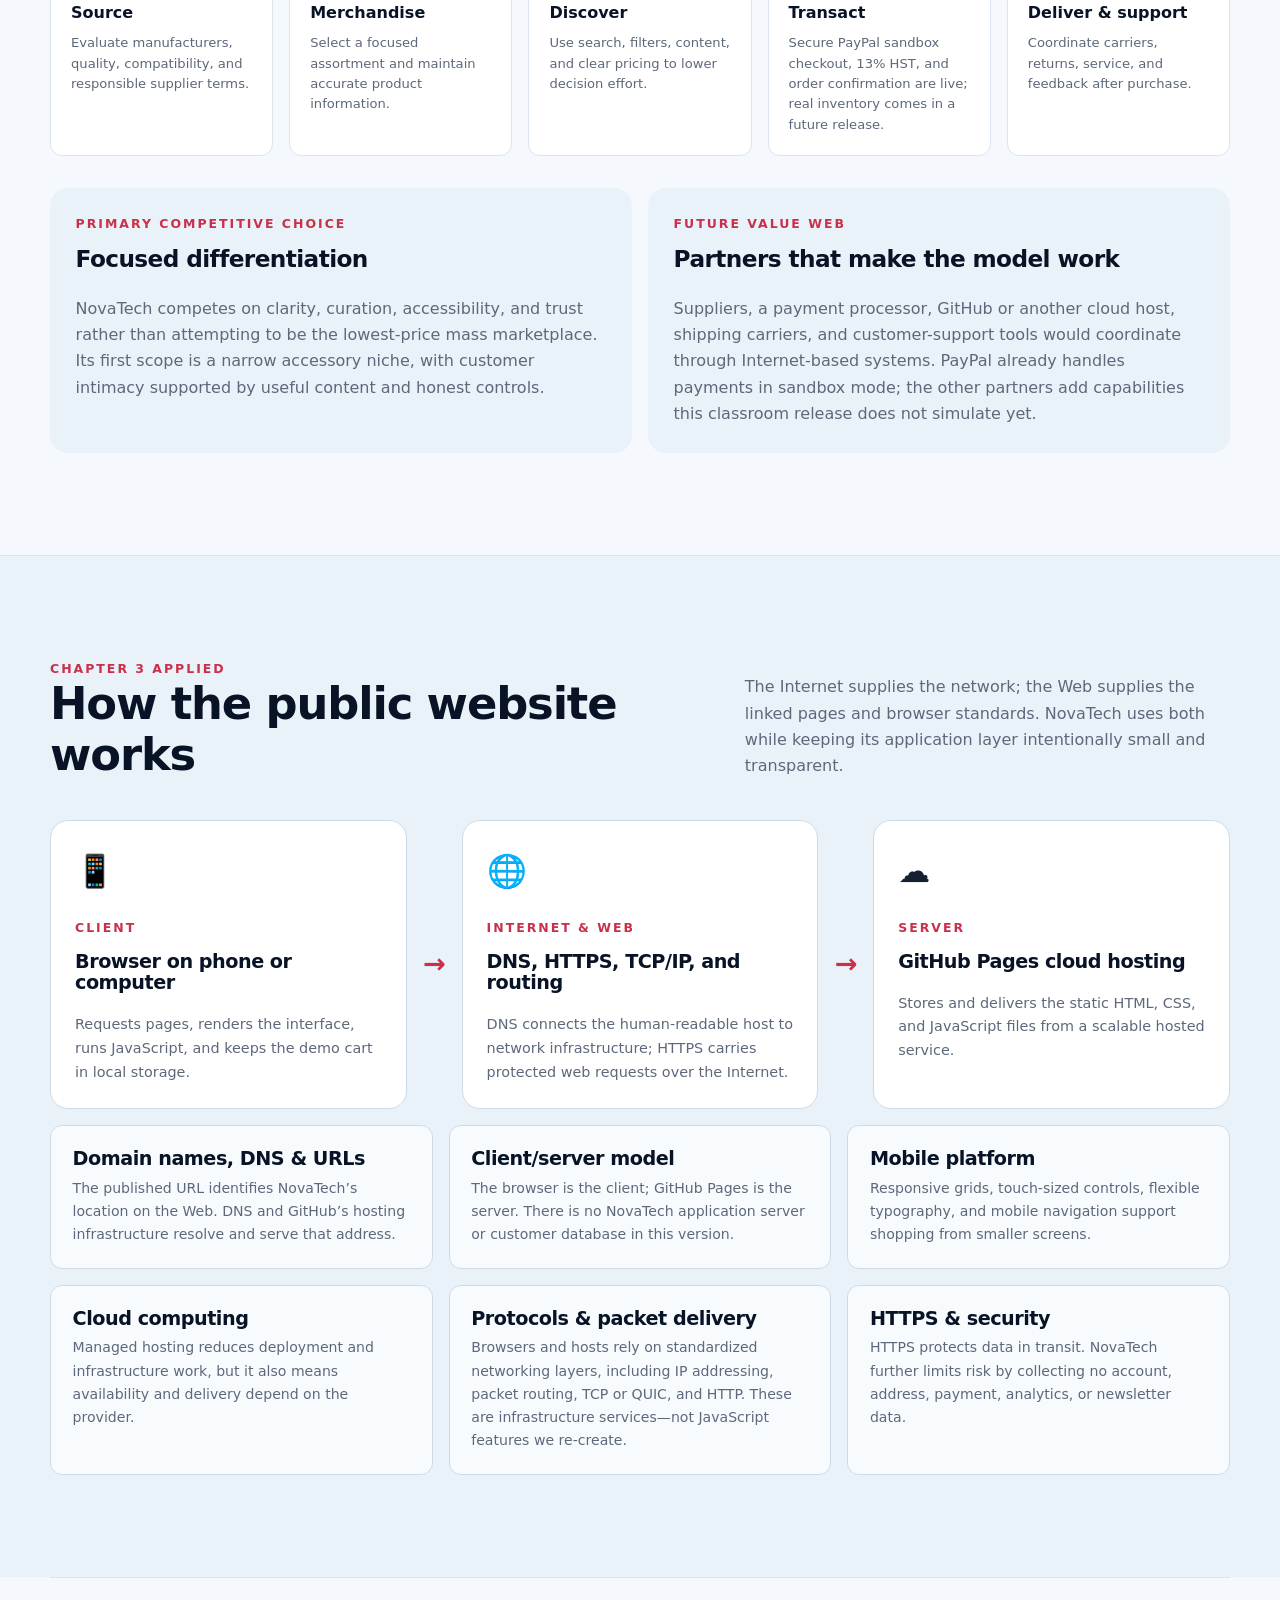
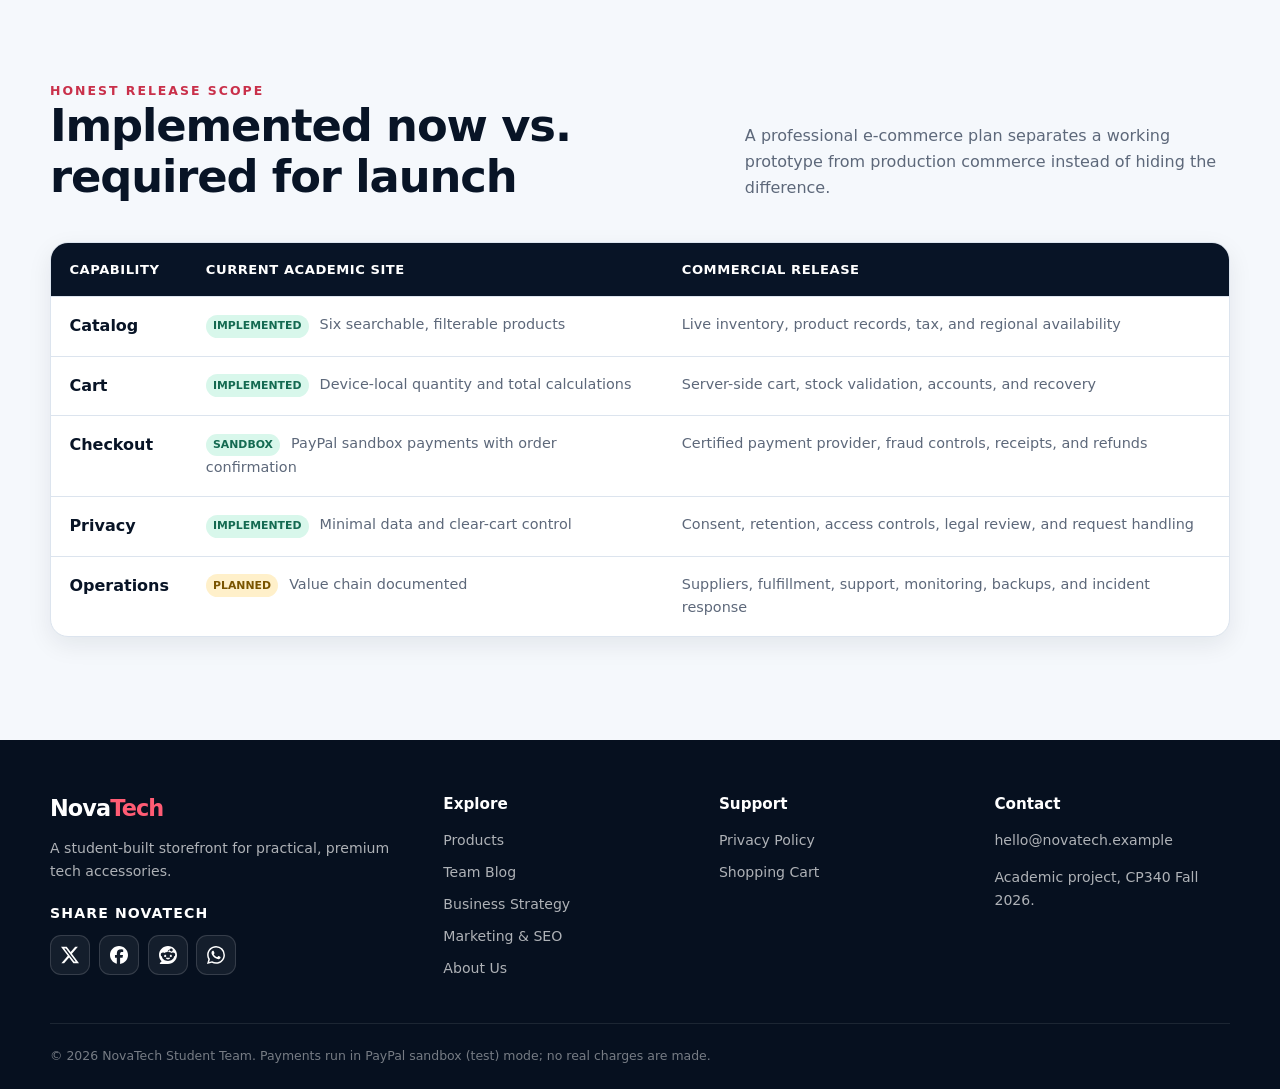
<file: strategy.html>
<!DOCTYPE html>
<html lang="en">
<head>
    <meta charset="UTF-8">
    <meta name="viewport" content="width=device-width, initial-scale=1.0">
    <meta name="description" content="Explore NovaTech's B2C e-commerce business model, eight e-commerce capabilities, value chain, competitive strategy, and web infrastructure.">
    <meta name="theme-color" content="#081426">
    <meta name="referrer" content="strict-origin-when-cross-origin">
    <title>E-Commerce Business &amp; Technology Strategy | NovaTech</title>
    <link rel="canonical" href="https://mhasan142200-ai.github.io/novatech-commerce-experience/strategy.html">
    <meta property="og:type" content="website">
    <meta property="og:site_name" content="NovaTech">
    <meta property="og:title" content="E-Commerce Business &amp; Technology Strategy | NovaTech">
    <meta property="og:description" content="Explore NovaTech's B2C e-commerce business model, eight e-commerce capabilities, value chain, competitive strategy, and web infrastructure.">
    <meta property="og:url" content="https://mhasan142200-ai.github.io/novatech-commerce-experience/strategy.html">
    <meta property="og:image" content="https://mhasan142200-ai.github.io/novatech-commerce-experience/images/og-image.png">
    <meta property="og:image:alt" content="NovaTech tech accessories store">
    <meta name="twitter:card" content="summary_large_image">
    <link rel="icon" href="images/favicon.svg" type="image/svg+xml">
    <link rel="stylesheet" href="css/style.css">
</head>
<body>
    <a class="skip-link" href="#main-content">Skip to main content</a>
    <header class="site-header">
        <nav class="navbar" aria-label="Main navigation">
            <div class="nav-container">
                <a href="index.html" class="logo" aria-label="NovaTech home">Nova<span>Tech</span></a>
                <button class="menu-toggle" type="button" aria-label="Open navigation menu" aria-expanded="false" aria-controls="primary-navigation">
                    <span></span><span></span><span></span>
                </button>
                <ul class="nav-links" id="primary-navigation">
                    <li><a href="index.html">Home</a></li>
                    <li><a href="products.html">Products</a></li>
                    <li><a href="blog.html">Blog</a></li>
                    <li><a href="strategy.html" aria-current="page">Strategy</a></li>
                    <li><a href="marketing.html">Marketing</a></li>
                    <li><a href="about.html">About Us</a></li>
                    <li><a href="privacy.html">Privacy</a></li>
                    <li><a href="cart.html" class="cart-link"><span aria-hidden="true">🛒</span> Cart <span class="cart-badge" id="cart-badge" aria-label="0 items">0</span></a></li>
                </ul>
            </div>
        </nav>
    </header>

    <main id="main-content" class="strategy-shell" tabindex="-1">
        <section class="strategy-hero" aria-labelledby="strategy-title">
            <div>
                <p class="eyebrow">Business meets technology</p>
                <h1 id="strategy-title">The thinking behind the storefront.</h1>
                <p>NovaTech connects a focused B2C retail model with the e-commerce capabilities, competitive choices, privacy practices, and Internet infrastructure needed to deliver a credible online experience.</p>
                <div class="hero-actions">
                    <a href="#business-model" class="btn">Explore the Model</a>
                    <a href="#technology" class="btn btn-secondary">See the Technology</a>
                </div>
            </div>
            <aside class="strategy-summary" aria-label="NovaTech strategy summary">
                <span class="strategy-chip">B2C e-tailer</span>
                <span class="strategy-chip">Sales revenue</span>
                <span class="strategy-chip">Responsive m-commerce</span>
                <span class="strategy-chip">GitHub Pages cloud hosting</span>
                <span class="strategy-chip">Privacy by design</span>
                <span class="strategy-chip">Accessible interaction</span>
            </aside>
        </section>

        <nav class="strategy-jump" aria-label="Strategy page sections">
            <a href="#foundation">E-commerce foundation</a>
            <a href="#business-model">Business model</a>
            <a href="#value-chain">Value chain</a>
            <a href="#technology">Technology</a>
            <a href="#boundaries">Launch boundaries</a>
        </nav>

        <section class="strategy-section" id="foundation" aria-labelledby="foundation-title">
            <div class="strategy-heading">
                <div>
                    <p class="eyebrow">Chapter 1 applied</p>
                    <h2 id="foundation-title">Eight e-commerce capabilities in action</h2>
                </div>
                <p>NovaTech is an e-commerce site because it supports digitally enabled product discovery and a shopping journey. The wider business activities that would run a real company are outside this classroom release.</p>
            </div>
            <div class="concept-grid">
                <article class="concept-card" data-commerce-feature="ubiquity">
                    <span class="concept-number">01</span>
                    <h3>Ubiquity</h3>
                    <p>The public storefront is available from any modern connected browser, reducing the time and place limits of a physical shop.</p>
                    <a href="products.html">Browse anywhere <span aria-hidden="true">→</span></a>
                </article>
                <article class="concept-card" data-commerce-feature="global-reach">
                    <span class="concept-number">02</span>
                    <h3>Global reach</h3>
                    <p>A public HTTPS address lets the project cross geographic boundaries without a separate local installation.</p>
                    <a href="about.html">Meet the team <span aria-hidden="true">→</span></a>
                </article>
                <article class="concept-card" data-commerce-feature="universal-standards">
                    <span class="concept-number">03</span>
                    <h3>Universal standards</h3>
                    <p>Semantic HTML, responsive CSS, and browser-based JavaScript follow open web standards across major devices.</p>
                    <a href="#technology">View the stack <span aria-hidden="true">→</span></a>
                </article>
                <article class="concept-card" data-commerce-feature="richness">
                    <span class="concept-number">04</span>
                    <h3>Richness</h3>
                    <p>Product visuals, benefits, prices, categories, blog articles, and team stories combine information in several useful forms.</p>
                    <a href="blog.html">Read the blog <span aria-hidden="true">→</span></a>
                </article>
                <article class="concept-card" data-commerce-feature="interactivity">
                    <span class="concept-number">05</span>
                    <h3>Interactivity</h3>
                    <p>Live search, filters, cart controls, status messages, privacy controls, and PayPal sandbox checkout respond immediately to visitors.</p>
                    <a href="cart.html">Try the cart <span aria-hidden="true">→</span></a>
                </article>
                <article class="concept-card" data-commerce-feature="information-density">
                    <span class="concept-number">06</span>
                    <h3>Information density</h3>
                    <p>Consistent descriptions, categories, prices, quantities, shipping, and totals make comparison costs lower and decisions clearer.</p>
                    <a href="products.html">Compare products <span aria-hidden="true">→</span></a>
                </article>
                <article class="concept-card" data-commerce-feature="personalization-customization">
                    <span class="concept-number">07</span>
                    <h3>Personalization &amp; customization</h3>
                    <p>The cart remembers each visitor’s selected products and quantities on that device without creating a personal profile.</p>
                    <a href="privacy.html">Control saved data <span aria-hidden="true">→</span></a>
                </article>
                <article class="concept-card" data-commerce-feature="social-technology">
                    <span class="concept-number">08</span>
                    <h3>Social technology</h3>
                    <p>Four named authors contribute ideas, and each article can be shared through the device share menu or a copied link.</p>
                    <a href="blog.html">Share a post <span aria-hidden="true">→</span></a>
                </article>
            </div>
            <div class="model-note">
                <strong>Model selection:</strong> NovaTech is currently a business-to-consumer online retailer with mobile-commerce support through responsive design. It is not a B2B exchange, C2C marketplace, or social network.
            </div>
        </section>

        <section class="strategy-section strategy-section-dark" id="business-model" aria-labelledby="business-title">
            <div class="strategy-heading">
                <div>
                    <p class="eyebrow">Chapter 2 applied</p>
                    <h2 id="business-title">The eight-part business model</h2>
                </div>
                <p>A store is more than its pages. These decisions explain how NovaTech would create value, reach customers, organize the work, and earn revenue if developed beyond the academic demo.</p>
            </div>
            <dl class="business-model-grid">
                <div data-business-element="value-proposition">
                    <dt><span>01</span>Value proposition</dt>
                    <dd>A focused, easy-to-compare catalog of practical accessories with transparent descriptions and a low-friction shopping journey.</dd>
                </div>
                <div data-business-element="revenue-model">
                    <dt><span>02</span>Revenue model</dt>
                    <dd>Direct product sales would be the primary model. Advertising, subscriptions, referral fees, and real transactions are not part of this release.</dd>
                </div>
                <div data-business-element="market-opportunity">
                    <dt><span>03</span>Market opportunity</dt>
                    <dd>The initial niche is students and professionals in Canada who need dependable audio, charging, wearable, and productivity accessories.</dd>
                </div>
                <div data-business-element="competitive-environment">
                    <dt><span>04</span>Competitive environment</dt>
                    <dd>Large marketplaces, electronics chains, brand stores, and specialist accessory sellers compete for the same customer attention.</dd>
                </div>
                <div data-business-element="competitive-advantage">
                    <dt><span>05</span>Competitive advantage</dt>
                    <dd>NovaTech differentiates through a carefully limited assortment, clearer comparison information, accessible design, and visible privacy choices.</dd>
                </div>
                <div data-business-element="market-strategy">
                    <dt><span>06</span>Market strategy</dt>
                    <dd>Helpful team articles, buying guides, shareable content, search-friendly product language, and a public portfolio presence would attract the niche.</dd>
                </div>
                <div data-business-element="organizational-development">
                    <dt><span>07</span>Organizational development</dt>
                    <dd>The four-person group divides product research, experience design, catalog operations, privacy review, content, testing, and release work.</dd>
                </div>
                <div data-business-element="management-team">
                    <dt><span>08</span>Management team</dt>
                    <dd>Elias Zubaidi (payments), Awale Hussein (SEO), Hasan Muhammad (cart and QA), and Omeed Attayi (content and social) collectively own the project vision and execution.</dd>
                </div>
            </dl>
        </section>

        <section class="strategy-section" id="value-chain" aria-labelledby="value-chain-title">
            <div class="strategy-heading">
                <div>
                    <p class="eyebrow">Operations &amp; competition</p>
                    <h2 id="value-chain-title">From supply to customer value</h2>
                </div>
                <p>The current demo focuses on the retail-facing steps. A commercial version would connect additional partners and operational systems into a complete value web.</p>
            </div>
            <ol class="value-chain" aria-label="NovaTech value chain">
                <li><span>1</span><strong>Source</strong><small>Evaluate manufacturers, quality, compatibility, and responsible supplier terms.</small></li>
                <li><span>2</span><strong>Merchandise</strong><small>Select a focused assortment and maintain accurate product information.</small></li>
                <li><span>3</span><strong>Discover</strong><small>Use search, filters, content, and clear pricing to lower decision effort.</small></li>
                <li><span>4</span><strong>Transact</strong><small>Secure PayPal sandbox checkout, 13% HST, and order confirmation are live; real inventory comes in a future release.</small></li>
                <li><span>5</span><strong>Deliver &amp; support</strong><small>Coordinate carriers, returns, service, and feedback after purchase.</small></li>
            </ol>
            <div class="strategy-split">
                <article class="strategy-panel">
                    <p class="eyebrow">Primary competitive choice</p>
                    <h3>Focused differentiation</h3>
                    <p>NovaTech competes on clarity, curation, accessibility, and trust rather than attempting to be the lowest-price mass marketplace. Its first scope is a narrow accessory niche, with customer intimacy supported by useful content and honest controls.</p>
                </article>
                <article class="strategy-panel">
                    <p class="eyebrow">Future value web</p>
                    <h3>Partners that make the model work</h3>
                    <p>Suppliers, a payment processor, GitHub or another cloud host, shipping carriers, and customer-support tools would coordinate through Internet-based systems. PayPal already handles payments in sandbox mode; the other partners add capabilities this classroom release does not simulate yet.</p>
                </article>
            </div>
        </section>

        <section class="strategy-section technology-section" id="technology" aria-labelledby="technology-title">
            <div class="strategy-heading">
                <div>
                    <p class="eyebrow">Chapter 3 applied</p>
                    <h2 id="technology-title">How the public website works</h2>
                </div>
                <p>The Internet supplies the network; the Web supplies the linked pages and browser standards. NovaTech uses both while keeping its application layer intentionally small and transparent.</p>
            </div>
            <div class="architecture-flow" aria-label="NovaTech client and server architecture">
                <article>
                    <span class="architecture-icon" aria-hidden="true">📱</span>
                    <p class="eyebrow">Client</p>
                    <h3>Browser on phone or computer</h3>
                    <p>Requests pages, renders the interface, runs JavaScript, and keeps the demo cart in local storage.</p>
                </article>
                <span class="flow-arrow" aria-hidden="true">→</span>
                <article>
                    <span class="architecture-icon" aria-hidden="true">🌐</span>
                    <p class="eyebrow">Internet &amp; Web</p>
                    <h3>DNS, HTTPS, TCP/IP, and routing</h3>
                    <p>DNS connects the human-readable host to network infrastructure; HTTPS carries protected web requests over the Internet.</p>
                </article>
                <span class="flow-arrow" aria-hidden="true">→</span>
                <article>
                    <span class="architecture-icon" aria-hidden="true">☁️</span>
                    <p class="eyebrow">Server</p>
                    <h3>GitHub Pages cloud hosting</h3>
                    <p>Stores and delivers the static HTML, CSS, and JavaScript files from a scalable hosted service.</p>
                </article>
            </div>
            <div class="technology-grid">
                <article data-technology-concept="url-dns">
                    <h3>Domain names, DNS &amp; URLs</h3>
                    <p>The published URL identifies NovaTech’s location on the Web. DNS and GitHub’s hosting infrastructure resolve and serve that address.</p>
                </article>
                <article data-technology-concept="client-server">
                    <h3>Client/server model</h3>
                    <p>The browser is the client; GitHub Pages is the server. There is no NovaTech application server or customer database in this version.</p>
                </article>
                <article data-technology-concept="mobile-platform">
                    <h3>Mobile platform</h3>
                    <p>Responsive grids, touch-sized controls, flexible typography, and mobile navigation support shopping from smaller screens.</p>
                </article>
                <article data-technology-concept="cloud-computing">
                    <h3>Cloud computing</h3>
                    <p>Managed hosting reduces deployment and infrastructure work, but it also means availability and delivery depend on the provider.</p>
                </article>
                <article data-technology-concept="protocols">
                    <h3>Protocols &amp; packet delivery</h3>
                    <p>Browsers and hosts rely on standardized networking layers, including IP addressing, packet routing, TCP or QUIC, and HTTP. These are infrastructure services—not JavaScript features we re-create.</p>
                </article>
                <article data-technology-concept="security">
                    <h3>HTTPS &amp; security</h3>
                    <p>HTTPS protects data in transit. NovaTech further limits risk by collecting no account, address, payment, analytics, or newsletter data.</p>
                </article>
            </div>
        </section>

        <section class="strategy-section" id="boundaries" aria-labelledby="boundaries-title">
            <div class="strategy-heading">
                <div>
                    <p class="eyebrow">Honest release scope</p>
                    <h2 id="boundaries-title">Implemented now vs. required for launch</h2>
                </div>
                <p>A professional e-commerce plan separates a working prototype from production commerce instead of hiding the difference.</p>
            </div>
            <div class="readiness-table-wrap">
                <table class="readiness-table">
                    <thead>
                        <tr><th scope="col">Capability</th><th scope="col">Current academic site</th><th scope="col">Commercial release</th></tr>
                    </thead>
                    <tbody>
                        <tr><th scope="row">Catalog</th><td><span class="status-ready">Implemented</span> Six searchable, filterable products</td><td>Live inventory, product records, tax, and regional availability</td></tr>
                        <tr><th scope="row">Cart</th><td><span class="status-ready">Implemented</span> Device-local quantity and total calculations</td><td>Server-side cart, stock validation, accounts, and recovery</td></tr>
                        <tr><th scope="row">Checkout</th><td><span class="status-ready">Sandbox</span> PayPal sandbox payments with order confirmation</td><td>Certified payment provider, fraud controls, receipts, and refunds</td></tr>
                        <tr><th scope="row">Privacy</th><td><span class="status-ready">Implemented</span> Minimal data and clear-cart control</td><td>Consent, retention, access controls, legal review, and request handling</td></tr>
                        <tr><th scope="row">Operations</th><td><span class="status-demo">Planned</span> Value chain documented</td><td>Suppliers, fulfillment, support, monitoring, backups, and incident response</td></tr>
                    </tbody>
                </table>
            </div>
        </section>
    </main>

    <footer class="site-footer">
        <div class="footer-container">
            <div class="footer-col footer-brand">
                <h2>Nova<span>Tech</span></h2>
                <p>A student-built storefront for practical, premium tech accessories.</p>
                <div class="social-share" aria-labelledby="social-share-title">
                    <p id="social-share-title" class="social-share-title">Share NovaTech</p>
                    <ul class="social-links">
                        <li><a href="https://twitter.com/intent/tweet?text=NovaTech%3A%20practical%20tech%20accessories%2C%20explained%20clearly.&amp;url=https%3A%2F%2Fmhasan142200-ai.github.io%2Fnovatech-commerce-experience%2F" target="_blank" rel="noopener noreferrer" aria-label="Share NovaTech on X (opens in a new tab)" data-social-share="x"><svg viewBox="0 0 24 24" aria-hidden="true" focusable="false"><path d="M18.901 1.153h3.68l-8.04 9.19L24 22.846h-7.406l-5.8-7.584-6.638 7.584H.474l8.6-9.83L0 1.154h7.594l5.243 6.932ZM17.61 20.644h2.039L6.486 3.24H4.298Z"/></svg></a></li>
                        <li><a href="https://www.facebook.com/sharer/sharer.php?u=https%3A%2F%2Fmhasan142200-ai.github.io%2Fnovatech-commerce-experience%2F" target="_blank" rel="noopener noreferrer" aria-label="Share NovaTech on Facebook (opens in a new tab)" data-social-share="facebook"><svg viewBox="0 0 24 24" aria-hidden="true" focusable="false"><path d="M9.101 23.691v-7.98H6.627v-3.667h2.474v-1.58c0-4.085 1.848-5.978 5.858-5.978.401 0 .955.042 1.468.103a8.68 8.68 0 0 1 1.141.195v3.325a8.623 8.623 0 0 0-.653-.036 26.805 26.805 0 0 0-.733-.009c-.707 0-1.259.096-1.675.309a1.686 1.686 0 0 0-.679.622c-.258.42-.374.995-.374 1.752v1.297h3.919l-.386 2.103-.287 1.564h-3.246v8.245C19.396 23.238 24 18.179 24 12.044c0-6.627-5.373-12-12-12s-12 5.373-12 12c0 5.628 3.874 10.35 9.101 11.647Z"/></svg></a></li>
                        <li><a href="https://www.reddit.com/submit?url=https%3A%2F%2Fmhasan142200-ai.github.io%2Fnovatech-commerce-experience%2F&amp;title=NovaTech%3A%20practical%20tech%20accessories%2C%20explained%20clearly." target="_blank" rel="noopener noreferrer" aria-label="Share NovaTech on Reddit (opens in a new tab)" data-social-share="reddit"><svg viewBox="0 0 24 24" aria-hidden="true" focusable="false"><path d="M12 0C5.373 0 0 5.373 0 12c0 3.314 1.343 6.314 3.515 8.485l-2.286 2.286C.775 23.225 1.097 24 1.738 24H12c6.627 0 12-5.373 12-12S18.627 0 12 0Zm4.388 3.199c1.104 0 1.999.895 1.999 1.999 0 1.105-.895 2-1.999 2-.946 0-1.739-.657-1.947-1.539v.002c-1.147.162-2.032 1.15-2.032 2.341v.007c1.776.067 3.4.567 4.686 1.363.473-.363 1.064-.58 1.707-.58 1.547 0 2.802 1.254 2.802 2.802 0 1.117-.655 2.081-1.601 2.531-.088 3.256-3.637 5.876-7.997 5.876-4.361 0-7.905-2.617-7.998-5.87-.954-.447-1.614-1.415-1.614-2.538 0-1.548 1.255-2.802 2.803-2.802.645 0 1.239.218 1.712.585 1.275-.79 2.881-1.291 4.64-1.365v-.01c0-1.663 1.263-3.034 2.88-3.207.188-.911.993-1.595 1.959-1.595Zm-8.085 8.376c-.784 0-1.459.78-1.506 1.797-.047 1.016.64 1.429 1.426 1.429.786 0 1.371-.369 1.418-1.385.047-1.017-.553-1.841-1.338-1.841Zm7.406 0c-.786 0-1.385.824-1.338 1.841.047 1.017.634 1.385 1.418 1.385.785 0 1.473-.413 1.426-1.429-.046-1.017-.721-1.797-1.506-1.797Zm-3.703 4.013c-.974 0-1.907.048-2.77.135-.147.015-.241.168-.183.305.483 1.154 1.622 1.964 2.953 1.964 1.33 0 2.47-.81 2.953-1.964.057-.137-.037-.29-.184-.305-.863-.087-1.795-.135-2.769-.135Z"/></svg></a></li>
                        <li><a href="https://wa.me/?text=NovaTech%3A%20practical%20tech%20accessories%2C%20explained%20clearly.%20https%3A%2F%2Fmhasan142200-ai.github.io%2Fnovatech-commerce-experience%2F" target="_blank" rel="noopener noreferrer" aria-label="Share NovaTech on WhatsApp (opens in a new tab)" data-social-share="whatsapp"><svg viewBox="0 0 24 24" aria-hidden="true" focusable="false"><path d="M17.472 14.382c-.297-.149-1.758-.867-2.03-.967-.273-.099-.471-.148-.67.15-.197.297-.767.966-.94 1.164-.173.199-.347.223-.644.075-.297-.15-1.255-.463-2.39-1.475-.883-.788-1.48-1.761-1.653-2.059-.173-.297-.018-.458.13-.606.134-.133.298-.347.446-.52.149-.174.198-.298.298-.497.099-.198.05-.371-.025-.52-.075-.149-.669-1.612-.916-2.207-.242-.579-.487-.5-.669-.51-.173-.008-.371-.01-.57-.01-.198 0-.52.074-.792.372-.272.297-1.04 1.016-1.04 2.479 0 1.462 1.065 2.875 1.213 3.074.149.198 2.096 3.2 5.077 4.487.709.306 1.262.489 1.694.625.712.227 1.36.195 1.871.118.571-.085 1.758-.719 2.006-1.413.248-.694.248-1.289.173-1.413-.074-.124-.272-.198-.57-.347m-5.421 7.403h-.004a9.87 9.87 0 01-5.031-1.378l-.361-.214-3.741.982.998-3.648-.235-.374a9.86 9.86 0 01-1.51-5.26c.001-5.45 4.436-9.884 9.888-9.884 2.64 0 5.122 1.03 6.988 2.898a9.825 9.825 0 012.893 6.994c-.003 5.45-4.437 9.884-9.885 9.884m8.413-18.297A11.815 11.815 0 0012.05 0C5.495 0 .16 5.335.157 11.892c0 2.096.547 4.142 1.588 5.945L.057 24l6.305-1.654a11.882 11.882 0 005.683 1.448h.005c6.554 0 11.89-5.335 11.893-11.893a11.821 11.821 0 00-3.48-8.413Z"/></svg></a></li>
                    </ul>
                </div>
            </div>
            <div class="footer-col">
                <h2>Explore</h2>
                <ul>
                    <li><a href="products.html">Products</a></li>
                    <li><a href="blog.html">Team Blog</a></li>
                    <li><a href="strategy.html">Business Strategy</a></li>
                    <li><a href="marketing.html">Marketing &amp; SEO</a></li>
                    <li><a href="about.html">About Us</a></li>
                </ul>
            </div>
            <div class="footer-col">
                <h2>Support</h2>
                <ul>
                    <li><a href="privacy.html">Privacy Policy</a></li>
                    <li><a href="cart.html">Shopping Cart</a></li>
                </ul>
            </div>
            <div class="footer-col">
                <h2>Contact</h2>
                <p><a href="mailto:hello@novatech.example">hello@novatech.example</a></p>
                <p>Academic project, CP340 Fall 2026.</p>
            </div>
        </div>
        <div class="footer-bottom">
            <p>&copy; 2026 NovaTech Student Team. Payments run in PayPal sandbox (test) mode; no real charges are made.</p>
        </div>
    </footer>

    <div id="toast" class="toast" role="status" aria-live="polite" aria-atomic="true"></div>
    <script src="js/main.js" defer></script>
</body>
</html>
</file>
<file: css/style.css>
:root {
    --ink: #081426;
    --ink-soft: #132743;
    --panel: #10233f;
    --coral: #ff5c74;
    --coral-dark: #c9304a;
    --sky: #56c8ff;
    --mint: #71e6c1;
    --gold: #ffc857;
    --canvas: #f5f8fc;
    --paper: #ffffff;
    --text: #172033;
    --muted: #5d687a;
    --line: #dce4ee;
    --shadow: 0 18px 45px rgba(8, 20, 38, 0.10);
    --shadow-small: 0 8px 24px rgba(8, 20, 38, 0.08);
    --radius: 18px;
    --radius-small: 12px;
    --max-width: 1180px;
    --transition: 180ms ease;
}

*,
*::before,
*::after {
    box-sizing: border-box;
}

html {
    scroll-behavior: smooth;
}

body {
    min-height: 100vh;
    margin: 0;
    display: flex;
    flex-direction: column;
    background: var(--canvas);
    color: var(--text);
    font-family: Inter, ui-sans-serif, system-ui, -apple-system, BlinkMacSystemFont, "Segoe UI", sans-serif;
    line-height: 1.65;
    -webkit-font-smoothing: antialiased;
}

main {
    flex: 1;
}

h1,
h2,
h3,
p,
ul,
dl {
    margin-top: 0;
}

h1,
h2,
h3 {
    color: var(--ink);
    line-height: 1.12;
    letter-spacing: -0.025em;
}

h1 {
    font-size: clamp(2.5rem, 7vw, 5.3rem);
}

h2 {
    font-size: clamp(1.8rem, 3.5vw, 2.8rem);
}

h3 {
    font-size: 1.2rem;
}

a {
    color: inherit;
    text-decoration: none;
}

button,
input {
    font: inherit;
}

button,
a {
    -webkit-tap-highlight-color: transparent;
}

:focus-visible {
    outline: 3px solid var(--sky);
    outline-offset: 3px;
}

.skip-link {
    position: fixed;
    top: 0.75rem;
    left: 0.75rem;
    z-index: 10000;
    padding: 0.7rem 1rem;
    border-radius: 8px;
    background: var(--paper);
    color: var(--ink);
    font-weight: 800;
    transform: translateY(-160%);
    transition: transform var(--transition);
}

.skip-link:focus {
    transform: translateY(0);
}

.sr-only {
    position: absolute;
    width: 1px;
    height: 1px;
    padding: 0;
    margin: -1px;
    overflow: hidden;
    clip: rect(0, 0, 0, 0);
    white-space: nowrap;
    border: 0;
}

.eyebrow {
    margin-bottom: 0.75rem;
    color: var(--coral-dark);
    font-size: 0.78rem;
    font-weight: 800;
    letter-spacing: 0.16em;
    text-transform: uppercase;
}

/* Navigation */
.site-header {
    position: sticky;
    top: 0;
    z-index: 1000;
    background: rgba(8, 20, 38, 0.96);
    border-bottom: 1px solid rgba(255, 255, 255, 0.08);
    backdrop-filter: blur(16px);
}

.navbar {
    min-height: 74px;
    display: flex;
    align-items: center;
}

.nav-container {
    width: min(calc(100% - 2.5rem), var(--max-width));
    margin: 0 auto;
    display: flex;
    align-items: center;
    justify-content: space-between;
    gap: 2rem;
}

.logo {
    color: var(--paper);
    font-size: 1.45rem;
    font-weight: 850;
    letter-spacing: -0.05em;
}

.logo span,
.footer-brand span {
    color: var(--coral);
}

.nav-links {
    display: flex;
    align-items: center;
    gap: 0.35rem;
    margin: 0;
    padding: 0;
    list-style: none;
}

.nav-links a {
    display: inline-flex;
    align-items: center;
    gap: 0.35rem;
    padding: 0.65rem 0.8rem;
    border-radius: 9px;
    color: rgba(255, 255, 255, 0.78);
    font-size: 0.9rem;
    font-weight: 700;
    transition: color var(--transition), background var(--transition);
}

.nav-links a:hover,
.nav-links a[aria-current="page"] {
    background: rgba(255, 255, 255, 0.09);
    color: var(--paper);
}

.cart-link {
    margin-left: 0.25rem;
    border: 1px solid rgba(255, 255, 255, 0.14);
}

.cart-badge {
    min-width: 1.35rem;
    height: 1.35rem;
    display: inline-grid;
    place-items: center;
    padding: 0 0.3rem;
    border-radius: 999px;
    background: var(--coral);
    color: var(--paper);
    font-size: 0.72rem;
    line-height: 1;
}

.menu-toggle {
    display: none;
    width: 44px;
    height: 44px;
    padding: 10px;
    border: 1px solid rgba(255, 255, 255, 0.16);
    border-radius: 10px;
    background: transparent;
    cursor: pointer;
}

.menu-toggle span {
    display: block;
    width: 100%;
    height: 2px;
    margin: 5px 0;
    border-radius: 2px;
    background: var(--paper);
    transition: transform var(--transition), opacity var(--transition);
}

.menu-toggle[aria-expanded="true"] span:nth-child(1) {
    transform: translateY(7px) rotate(45deg);
}

.menu-toggle[aria-expanded="true"] span:nth-child(2) {
    opacity: 0;
}

.menu-toggle[aria-expanded="true"] span:nth-child(3) {
    transform: translateY(-7px) rotate(-45deg);
}

/* Buttons and links */
.btn,
.checkout-btn,
.newsletter-form button {
    display: inline-flex;
    align-items: center;
    justify-content: center;
    min-height: 48px;
    padding: 0.78rem 1.35rem;
    border: 1px solid transparent;
    border-radius: 11px;
    background: var(--coral-dark);
    color: var(--paper);
    font-weight: 800;
    cursor: pointer;
    box-shadow: 0 9px 22px rgba(201, 48, 74, 0.25);
    transition: transform var(--transition), background var(--transition), box-shadow var(--transition);
}

.btn:hover,
.checkout-btn:hover:not(:disabled),
.newsletter-form button:hover {
    background: #a8243b;
    transform: translateY(-2px);
    box-shadow: 0 12px 26px rgba(201, 48, 74, 0.3);
}

.btn-secondary {
    border-color: rgba(255, 255, 255, 0.25);
    background: rgba(255, 255, 255, 0.08);
    box-shadow: none;
}

.btn-secondary:hover {
    background: rgba(255, 255, 255, 0.14);
}

.text-link {
    color: var(--coral-dark);
    font-weight: 800;
}

.text-link:hover {
    text-decoration: underline;
    text-underline-offset: 4px;
}

/* Home hero */
.hero {
    position: relative;
    isolation: isolate;
    min-height: 650px;
    display: grid;
    grid-template-columns: 1.15fr 0.85fr;
    align-items: center;
    gap: 3rem;
    overflow: hidden;
    padding: clamp(4rem, 8vw, 7.5rem) max(1.25rem, calc((100vw - var(--max-width)) / 2));
    background:
        linear-gradient(120deg, rgba(86, 200, 255, 0.08), transparent 40%),
        linear-gradient(160deg, var(--ink) 0%, #0e2442 64%, #173b58 100%);
    color: var(--paper);
}

.hero::after {
    content: "";
    position: absolute;
    inset: 0;
    z-index: -1;
    opacity: 0.23;
    background-image: radial-gradient(rgba(255, 255, 255, 0.7) 0.75px, transparent 0.75px);
    background-size: 24px 24px;
    mask-image: linear-gradient(to right, black, transparent 78%);
}

.hero .eyebrow {
    color: var(--mint);
}

.hero h1 {
    max-width: 830px;
    margin-bottom: 1.3rem;
    color: var(--paper);
}

.hero-content > p:not(.eyebrow) {
    max-width: 680px;
    margin-bottom: 2rem;
    color: rgba(255, 255, 255, 0.74);
    font-size: clamp(1.05rem, 2vw, 1.25rem);
}

.hero-actions {
    display: flex;
    flex-wrap: wrap;
    gap: 0.85rem;
}

.hero-product {
    position: relative;
    width: min(390px, 78vw);
    aspect-ratio: 1;
    place-self: center;
    display: grid;
    place-items: center;
    border: 1px solid rgba(255, 255, 255, 0.12);
    border-radius: 50%;
    background: radial-gradient(circle, rgba(86, 200, 255, 0.18), rgba(255, 255, 255, 0.03) 55%, transparent 56%);
}

.hero-product::before,
.hero-product::after {
    content: "";
    position: absolute;
    border: 1px solid rgba(255, 255, 255, 0.1);
    border-radius: 50%;
}

.hero-product::before {
    inset: 12%;
}

.hero-product::after {
    inset: 29%;
}

.hero-mark {
    width: 108px;
    height: 108px;
    display: grid;
    place-items: center;
    z-index: 1;
    border-radius: 28px;
    background: linear-gradient(135deg, var(--coral), #ff8e79);
    color: var(--paper);
    font-size: 4.4rem;
    font-weight: 900;
    line-height: 1;
    box-shadow: 0 24px 60px rgba(255, 92, 116, 0.36);
    transform: rotate(-8deg);
}

.orbit {
    position: absolute;
    width: 64px;
    height: 64px;
    display: grid;
    place-items: center;
    z-index: 2;
    border: 1px solid rgba(255, 255, 255, 0.15);
    border-radius: 18px;
    background: rgba(8, 20, 38, 0.78);
    font-size: 1.9rem;
    box-shadow: var(--shadow);
}

.orbit-one { top: 5%; left: 28%; transform: rotate(7deg); }
.orbit-two { right: 2%; bottom: 23%; transform: rotate(10deg); }
.orbit-three { left: 1%; bottom: 18%; transform: rotate(-9deg); }

.hero-glow {
    position: absolute;
    z-index: -1;
    border-radius: 50%;
    filter: blur(15px);
    opacity: 0.28;
}

.hero-glow-one {
    width: 380px;
    height: 380px;
    right: -120px;
    top: -120px;
    background: var(--sky);
}

.hero-glow-two {
    width: 260px;
    height: 260px;
    left: 35%;
    bottom: -180px;
    background: var(--coral);
}

/* Shared sections */
.features,
.featured-products-section,
.value-section,
.about-overview,
.team,
.filter-section,
.products-section,
.cart-layout,
.policy-layout,
.blog-post {
    width: min(calc(100% - 2.5rem), var(--max-width));
    margin-inline: auto;
}

.features {
    position: relative;
    z-index: 2;
    display: grid;
    grid-template-columns: repeat(3, 1fr);
    gap: 1px;
    margin-top: -38px;
    overflow: hidden;
    border: 1px solid var(--line);
    border-radius: var(--radius);
    background: var(--line);
    box-shadow: var(--shadow);
}

.feature {
    padding: 1.65rem;
    background: var(--paper);
}

.feature-icon {
    width: 42px;
    height: 42px;
    display: inline-grid;
    place-items: center;
    margin-bottom: 1rem;
    border-radius: 11px;
    background: #fff0f2;
    font-size: 1.25rem;
}

.feature h2 {
    margin-bottom: 0.4rem;
    font-size: 1.05rem;
}

.feature p {
    margin-bottom: 0;
    color: var(--muted);
    font-size: 0.92rem;
}

.featured-products-section,
.value-section,
.team,
.products-section {
    padding-block: clamp(4rem, 8vw, 7rem);
}

.section-heading {
    display: flex;
    align-items: end;
    justify-content: space-between;
    gap: 2rem;
    margin-bottom: 2.3rem;
}

.section-heading h2 {
    margin-bottom: 0;
}

.section-heading.centered {
    justify-content: center;
    text-align: center;
}

.section-copy {
    max-width: 470px;
    margin-bottom: 0;
    color: var(--muted);
}

/* Products */
.products-grid {
    display: grid;
    grid-template-columns: repeat(3, minmax(0, 1fr));
    gap: 1.35rem;
}

.product-card {
    min-width: 0;
    display: flex;
    flex-direction: column;
    overflow: hidden;
    border: 1px solid var(--line);
    border-radius: var(--radius);
    background: var(--paper);
    box-shadow: var(--shadow-small);
    transition: transform var(--transition), box-shadow var(--transition), border-color var(--transition);
}

.product-card:hover {
    transform: translateY(-5px);
    border-color: #c4d1df;
    box-shadow: var(--shadow);
}

.product-visual {
    position: relative;
    min-height: 230px;
    display: grid;
    place-items: center;
    overflow: hidden;
    background: linear-gradient(135deg, #f1f5fa, #dce9f5);
}

.product-visual::before,
.product-visual::after {
    content: "";
    position: absolute;
    border-radius: 50%;
}

.product-visual::before {
    width: 200px;
    height: 200px;
    top: -80px;
    right: -65px;
    border: 35px solid rgba(255, 255, 255, 0.3);
}

.product-visual::after {
    width: 110px;
    height: 110px;
    left: -35px;
    bottom: -35px;
    background: rgba(255, 255, 255, 0.24);
}

.product-visual.audio { background: linear-gradient(135deg, #ffe4e8, #ffc8d2); }
.product-visual.accessories { background: linear-gradient(135deg, #dceaff, #bbd6ff); }
.product-visual.charging { background: linear-gradient(135deg, #fff1c8, #ffdc75); }
.product-visual.wearables { background: linear-gradient(135deg, #dffaf1, #a9eacc); }

.product-icon {
    position: relative;
    z-index: 1;
    font-size: 5.3rem;
    filter: drop-shadow(0 16px 16px rgba(8, 20, 38, 0.18));
    transform: rotate(-5deg);
}

.product-info {
    flex: 1;
    display: flex;
    flex-direction: column;
    padding: 1.35rem;
}

.category-tag {
    width: fit-content;
    margin-bottom: 0.75rem;
    padding: 0.3rem 0.65rem;
    border-radius: 999px;
    background: #eff3f8;
    color: var(--muted);
    font-size: 0.7rem;
    font-weight: 800;
    letter-spacing: 0.08em;
    text-transform: uppercase;
}

.product-card h3 {
    margin-bottom: 0.55rem;
}

.product-card .description {
    flex: 1;
    margin-bottom: 1.2rem;
    color: var(--muted);
    font-size: 0.92rem;
}

.product-bottom {
    display: flex;
    align-items: center;
    justify-content: space-between;
    gap: 1rem;
    padding-top: 1rem;
    border-top: 1px solid var(--line);
}

.price {
    color: var(--ink);
    font-size: 1.2rem;
    font-weight: 850;
}

.add-to-cart-btn {
    min-height: 42px;
    padding: 0.55rem 0.85rem;
    border: 0;
    border-radius: 9px;
    background: var(--ink);
    color: var(--paper);
    font-weight: 800;
    cursor: pointer;
    transition: background var(--transition), transform var(--transition);
}

.add-to-cart-btn:hover {
    background: var(--coral-dark);
    transform: translateY(-1px);
}

.no-results {
    grid-column: 1 / -1;
    padding: 3rem;
    border: 1px dashed #bdc9d8;
    border-radius: var(--radius);
    color: var(--muted);
    text-align: center;
}

.value-section {
    width: 100%;
    max-width: none;
    padding-inline: max(1.25rem, calc((100vw - var(--max-width)) / 2));
    background: var(--ink);
}

.value-section h2 {
    color: var(--paper);
}

.value-section .eyebrow {
    color: var(--mint);
}

.value-grid {
    max-width: var(--max-width);
    margin: 0 auto;
    display: grid;
    grid-template-columns: repeat(3, 1fr);
    gap: 1.2rem;
}

.value-card {
    padding: 1.7rem;
    border: 1px solid rgba(255, 255, 255, 0.1);
    border-radius: var(--radius);
    background: rgba(255, 255, 255, 0.04);
}

.value-number {
    display: inline-block;
    margin-bottom: 2.5rem;
    color: var(--coral);
    font-size: 0.78rem;
    font-weight: 900;
    letter-spacing: 0.12em;
}

.value-card h3 {
    color: var(--paper);
}

.value-card p {
    margin-bottom: 0;
    color: rgba(255, 255, 255, 0.68);
}

.newsletter {
    display: grid;
    grid-template-columns: 1fr minmax(360px, 0.8fr);
    align-items: center;
    gap: 3rem;
    padding: clamp(3.5rem, 7vw, 6rem) max(1.25rem, calc((100vw - var(--max-width)) / 2));
    background: #eaf2f9;
}

.newsletter h2 {
    margin-bottom: 0.6rem;
}

.newsletter p:not(.eyebrow) {
    margin-bottom: 0;
    color: var(--muted);
}

.newsletter-form {
    display: flex;
    gap: 0.65rem;
}

.newsletter-form input {
    min-width: 0;
    flex: 1;
    padding: 0.78rem 1rem;
    border: 1px solid #c7d4e2;
    border-radius: 11px;
    background: var(--paper);
    color: var(--text);
}

/* Interior page hero */
.page-hero {
    padding: clamp(4rem, 9vw, 7rem) max(1.25rem, calc((100vw - var(--max-width)) / 2));
    background:
        radial-gradient(circle at 82% 18%, rgba(86, 200, 255, 0.2), transparent 26%),
        var(--ink);
    color: var(--paper);
}

.page-hero.compact h1 {
    max-width: 850px;
    margin-bottom: 1rem;
    color: var(--paper);
    font-size: clamp(2.4rem, 6vw, 4.4rem);
}

.page-hero .eyebrow {
    color: var(--mint);
}

.page-hero > p:last-child {
    max-width: 690px;
    margin-bottom: 0;
    color: rgba(255, 255, 255, 0.7);
    font-size: 1.08rem;
}

/* Product filters */
.filter-section {
    margin-top: -28px;
    padding: 1.3rem;
    border: 1px solid var(--line);
    border-radius: var(--radius);
    background: var(--paper);
    box-shadow: var(--shadow);
}

.filter-bar {
    display: flex;
    flex-wrap: wrap;
    gap: 0.55rem;
    margin-bottom: 1rem;
}

.filter-btn {
    padding: 0.55rem 0.95rem;
    border: 1px solid var(--line);
    border-radius: 999px;
    background: var(--paper);
    color: var(--muted);
    font-size: 0.9rem;
    font-weight: 750;
    cursor: pointer;
    transition: color var(--transition), background var(--transition), border-color var(--transition);
}

.filter-btn:hover,
.filter-btn.active {
    border-color: var(--ink);
    background: var(--ink);
    color: var(--paper);
}

.search-bar {
    display: grid;
    grid-template-columns: auto minmax(220px, 1fr);
    align-items: center;
    gap: 1rem;
}

.search-bar label {
    color: var(--ink);
    font-weight: 800;
}

.search-bar input {
    width: 100%;
    padding: 0.7rem 0.9rem;
    border: 1px solid var(--line);
    border-radius: 10px;
    color: var(--text);
}

.results-count {
    margin: 0.8rem 0 0;
    color: var(--muted);
    font-size: 0.84rem;
    text-align: right;
}

/* Blog */
.article-shell {
    padding-bottom: clamp(4rem, 8vw, 7rem);
}

.blog-post {
    margin-top: -28px;
    padding: clamp(1.3rem, 4vw, 3rem);
    border: 1px solid var(--line);
    border-radius: var(--radius);
    background: var(--paper);
    box-shadow: var(--shadow);
}

.post-header {
    display: grid;
    grid-template-columns: 1fr 0.86fr;
    align-items: center;
    gap: 3rem;
    margin-bottom: 2.5rem;
}

.post-header h2 {
    font-size: clamp(2rem, 4vw, 3.5rem);
}

.meta {
    display: flex;
    flex-wrap: wrap;
    gap: 0.55rem;
    color: var(--muted);
    font-size: 0.9rem;
}

.blog-banner {
    position: relative;
    min-height: 340px;
    display: grid;
    place-items: center;
    overflow: hidden;
    border-radius: var(--radius);
    background:
        radial-gradient(circle at 20% 20%, rgba(113, 230, 193, 0.32), transparent 30%),
        linear-gradient(145deg, var(--ink-soft), #1d5270);
}

.blog-banner::after {
    content: "";
    position: absolute;
    width: 280px;
    height: 280px;
    border: 1px solid rgba(255, 255, 255, 0.15);
    border-radius: 50%;
}

.blog-banner-mark {
    width: 90px;
    height: 90px;
    display: grid;
    place-items: center;
    z-index: 1;
    border-radius: 24px;
    background: var(--coral);
    color: var(--paper);
    font-size: 3.5rem;
    font-weight: 900;
    transform: rotate(-8deg);
}

.blog-banner-icon {
    position: absolute;
    z-index: 2;
    font-size: 2rem;
}

.icon-one { top: 18%; left: 18%; }
.icon-two { right: 14%; top: 28%; }
.icon-three { left: 28%; bottom: 14%; }

.blog-post .content {
    max-width: 760px;
    margin: 0 auto;
}

.blog-post .content p {
    margin-bottom: 1.35rem;
}

.blog-post .content .lead {
    color: var(--ink-soft);
    font-size: 1.2rem;
    font-weight: 600;
}

.blog-post .content h3 {
    margin: 2.1rem 0 0.75rem;
    font-size: 1.35rem;
}

.post-footer {
    max-width: 760px;
    margin: 2.5rem auto 0;
    padding-top: 1.25rem;
    display: flex;
    flex-wrap: wrap;
    gap: 0.5rem;
    border-top: 1px solid var(--line);
}

.tag {
    padding: 0.35rem 0.7rem;
    border-radius: 999px;
    background: #eff3f8;
    color: var(--muted);
    font-size: 0.8rem;
    font-weight: 750;
}

/* Team blog */
.team-blog-shell {
    padding-bottom: clamp(4rem, 8vw, 7rem);
}

.blog-directory,
.team-blog-list {
    width: min(calc(100% - 2.5rem), var(--max-width));
    margin-inline: auto;
}

.blog-directory {
    padding-block: clamp(4rem, 8vw, 6rem);
}

.blog-directory-grid {
    display: grid;
    grid-template-columns: repeat(2, minmax(0, 1fr));
    gap: 0.9rem;
}

.author-card {
    min-width: 0;
    display: grid;
    grid-template-columns: auto minmax(0, 1fr) auto;
    align-items: center;
    gap: 1rem;
    padding: 1rem;
    border: 1px solid var(--line);
    border-radius: var(--radius-small);
    background: var(--paper);
    box-shadow: var(--shadow-small);
    transition: transform var(--transition), border-color var(--transition), box-shadow var(--transition);
}

.author-card:hover {
    transform: translateY(-3px);
    border-color: #b9c7d6;
    box-shadow: var(--shadow);
}

.author-card .member-avatar,
.post-author .member-avatar {
    width: 56px;
    height: 56px;
    margin: 0;
    border-radius: 17px;
    font-size: 1.05rem;
}

.author-card strong,
.post-author strong {
    display: block;
    color: var(--ink);
}

.author-card small,
.post-author small {
    display: block;
    margin-top: 0.15rem;
    color: var(--muted);
    font-size: 0.78rem;
}

.author-arrow {
    color: var(--coral-dark);
    font-size: 1.35rem;
    font-weight: 900;
}

.team-blog-list {
    display: grid;
    gap: 2rem;
}

.team-blog-post {
    scroll-margin-top: 94px;
    overflow: hidden;
    border: 1px solid var(--line);
    border-radius: var(--radius);
    background: var(--paper);
    box-shadow: var(--shadow-small);
}

.team-blog-post:target {
    border-color: var(--sky);
    box-shadow: 0 0 0 4px rgba(86, 200, 255, 0.16), var(--shadow);
}

.team-post-header {
    padding: clamp(1.5rem, 4vw, 3rem);
    border-bottom: 1px solid var(--line);
    background:
        radial-gradient(circle at 90% 10%, rgba(86, 200, 255, 0.14), transparent 27%),
        linear-gradient(145deg, #f9fbfd, #eef4fa);
}

.post-author {
    display: flex;
    align-items: center;
    gap: 0.9rem;
    margin-bottom: 1.4rem;
}

.team-post-header .meta {
    margin-bottom: 1.5rem;
}

.team-post-header h2 {
    max-width: 900px;
    margin-bottom: 0;
    font-size: clamp(2rem, 5vw, 3.5rem);
}

.team-post-content {
    max-width: 800px;
    margin: 0 auto;
    padding: clamp(1.5rem, 4vw, 3rem);
}

.team-post-content .lead {
    color: var(--ink-soft);
    font-size: 1.2rem;
    font-weight: 650;
}

.team-post-content h3 {
    margin: 2rem 0 0.7rem;
    font-size: 1.3rem;
}

.team-post-content p {
    margin-bottom: 1.25rem;
    color: var(--muted);
}

.team-blog-post .post-footer {
    max-width: 800px;
    margin-top: 0;
    padding-bottom: 2rem;
}

.back-to-top {
    margin-left: auto;
    color: var(--coral-dark);
    font-size: 0.82rem;
    font-weight: 800;
}

.back-to-top:hover {
    text-decoration: underline;
    text-underline-offset: 3px;
}

.share-post-btn {
    min-height: 34px;
    margin-left: auto;
    padding: 0.35rem 0.75rem;
    border: 1px solid #cbd7e4;
    border-radius: 999px;
    background: var(--paper);
    color: var(--ink);
    font-size: 0.8rem;
    font-weight: 800;
    cursor: pointer;
    transition: border-color var(--transition), color var(--transition), transform var(--transition);
}

.share-post-btn::before {
    content: "↗";
    margin-right: 0.35rem;
    color: var(--coral-dark);
}

.share-post-btn:hover {
    border-color: var(--coral);
    color: var(--coral-dark);
    transform: translateY(-1px);
}

.share-post-btn + .back-to-top {
    margin-left: 0.25rem;
}

/* Business and technology strategy */
.strategy-hero {
    display: grid;
    grid-template-columns: minmax(0, 1.3fr) minmax(280px, 0.7fr);
    align-items: center;
    gap: clamp(2rem, 6vw, 5rem);
    padding: clamp(4.5rem, 9vw, 8rem) max(1.25rem, calc((100vw - var(--max-width)) / 2));
    background:
        radial-gradient(circle at 82% 24%, rgba(113, 230, 193, 0.2), transparent 25%),
        linear-gradient(150deg, var(--ink) 0%, #102e50 70%, #174d66 100%);
    color: var(--paper);
}

.strategy-hero h1 {
    max-width: 800px;
    margin-bottom: 1.2rem;
    color: var(--paper);
    font-size: clamp(2.7rem, 7vw, 5.4rem);
}

.strategy-hero > div > p:not(.eyebrow) {
    max-width: 760px;
    margin-bottom: 2rem;
    color: rgba(255, 255, 255, 0.72);
    font-size: 1.08rem;
}

.strategy-hero .eyebrow,
.strategy-section-dark .eyebrow {
    color: var(--mint);
}

.strategy-summary {
    display: flex;
    flex-wrap: wrap;
    gap: 0.7rem;
    padding: 1.5rem;
    border: 1px solid rgba(255, 255, 255, 0.13);
    border-radius: var(--radius);
    background: rgba(255, 255, 255, 0.06);
    box-shadow: 0 24px 60px rgba(0, 0, 0, 0.2);
    backdrop-filter: blur(12px);
}

.strategy-chip {
    padding: 0.55rem 0.75rem;
    border: 1px solid rgba(255, 255, 255, 0.14);
    border-radius: 999px;
    background: rgba(255, 255, 255, 0.08);
    color: rgba(255, 255, 255, 0.88);
    font-size: 0.8rem;
    font-weight: 750;
}

.strategy-jump {
    width: min(calc(100% - 2.5rem), var(--max-width));
    margin: -28px auto 0;
    display: flex;
    flex-wrap: wrap;
    justify-content: center;
    gap: 0.35rem;
    position: relative;
    z-index: 2;
    padding: 0.85rem;
    border: 1px solid var(--line);
    border-radius: var(--radius-small);
    background: var(--paper);
    box-shadow: var(--shadow);
}

.strategy-jump a {
    padding: 0.55rem 0.8rem;
    border-radius: 8px;
    color: var(--muted);
    font-size: 0.84rem;
    font-weight: 800;
}

.strategy-jump a:hover {
    background: #edf3f8;
    color: var(--ink);
}

.strategy-section {
    width: min(calc(100% - 2.5rem), var(--max-width));
    margin-inline: auto;
    padding-block: clamp(4rem, 8vw, 7rem);
    scroll-margin-top: 74px;
}

.strategy-section + .strategy-section:not(.strategy-section-dark) {
    border-top: 1px solid var(--line);
}

.strategy-heading {
    display: grid;
    grid-template-columns: minmax(0, 1fr) minmax(300px, 0.75fr);
    align-items: end;
    gap: 3rem;
    margin-bottom: 2.5rem;
}

.strategy-heading h2,
.strategy-heading p {
    margin-bottom: 0;
}

.strategy-heading > p {
    color: var(--muted);
}

.concept-grid {
    display: grid;
    grid-template-columns: repeat(4, minmax(0, 1fr));
    gap: 1rem;
}

.concept-card {
    min-width: 0;
    display: flex;
    flex-direction: column;
    padding: 1.35rem;
    border: 1px solid var(--line);
    border-radius: var(--radius-small);
    background: var(--paper);
    box-shadow: var(--shadow-small);
}

.concept-number {
    width: 2.35rem;
    height: 2.35rem;
    display: grid;
    place-items: center;
    margin-bottom: 1.4rem;
    border-radius: 9px;
    background: #fff2f4;
    color: var(--coral-dark);
    font-size: 0.72rem;
    font-weight: 900;
}

.concept-card h3 {
    margin-bottom: 0.55rem;
}

.concept-card p {
    flex: 1;
    color: var(--muted);
    font-size: 0.9rem;
}

.concept-card a {
    color: var(--coral-dark);
    font-size: 0.82rem;
    font-weight: 850;
}

.concept-card a:hover {
    text-decoration: underline;
    text-underline-offset: 3px;
}

.model-note {
    margin-top: 1.25rem;
    padding: 1.1rem 1.25rem;
    border-left: 4px solid var(--sky);
    border-radius: 0 var(--radius-small) var(--radius-small) 0;
    background: #eaf5fc;
    color: #30425a;
}

.model-note strong {
    color: var(--ink);
}

.strategy-section-dark {
    width: min(calc(100% - 2.5rem), var(--max-width));
    padding: clamp(2rem, 6vw, 4rem);
    border-radius: calc(var(--radius) + 6px);
    background:
        radial-gradient(circle at 90% 10%, rgba(86, 200, 255, 0.14), transparent 30%),
        var(--ink);
    color: rgba(255, 255, 255, 0.72);
}

.strategy-section-dark h2,
.strategy-section-dark h3,
.strategy-section-dark dt {
    color: var(--paper);
}

.strategy-section-dark .strategy-heading > p {
    color: rgba(255, 255, 255, 0.62);
}

.business-model-grid {
    display: grid;
    grid-template-columns: repeat(2, minmax(0, 1fr));
    gap: 1px;
    overflow: hidden;
    margin: 0;
    border: 1px solid rgba(255, 255, 255, 0.11);
    border-radius: var(--radius);
    background: rgba(255, 255, 255, 0.11);
}

.business-model-grid > div {
    padding: 1.45rem;
    background: rgba(255, 255, 255, 0.045);
}

.business-model-grid dt {
    margin-bottom: 0.55rem;
    font-size: 1.02rem;
    font-weight: 850;
}

.business-model-grid dt span {
    margin-right: 0.55rem;
    color: var(--coral);
    font-size: 0.72rem;
    letter-spacing: 0.08em;
}

.business-model-grid dd {
    margin: 0;
    color: rgba(255, 255, 255, 0.65);
    font-size: 0.9rem;
}

.value-chain {
    display: grid;
    grid-template-columns: repeat(5, minmax(0, 1fr));
    gap: 1rem;
    margin: 0 0 1.25rem;
    padding: 0;
    list-style: none;
}

.value-chain li {
    min-width: 0;
    padding: 1.25rem;
    border: 1px solid var(--line);
    border-radius: var(--radius-small);
    background: var(--paper);
}

.value-chain li > span {
    width: 2rem;
    height: 2rem;
    display: grid;
    place-items: center;
    margin-bottom: 1.5rem;
    border-radius: 50%;
    background: var(--ink);
    color: var(--paper);
    font-size: 0.75rem;
    font-weight: 900;
}

.value-chain strong,
.value-chain small {
    display: block;
}

.value-chain strong {
    margin-bottom: 0.45rem;
    color: var(--ink);
}

.value-chain small {
    color: var(--muted);
    font-size: 0.82rem;
    line-height: 1.55;
}

.strategy-split {
    display: grid;
    grid-template-columns: repeat(2, minmax(0, 1fr));
    gap: 1rem;
}

.strategy-panel {
    padding: 1.6rem;
    border-radius: var(--radius);
    background: #eaf2f9;
}

.strategy-panel h3 {
    font-size: 1.45rem;
}

.strategy-panel p:last-child {
    margin-bottom: 0;
    color: var(--muted);
}

.technology-section {
    width: 100%;
    max-width: none;
    padding-inline: max(1.25rem, calc((100vw - var(--max-width)) / 2));
    background: #eaf2f9;
}

.architecture-flow {
    display: grid;
    grid-template-columns: 1fr auto 1fr auto 1fr;
    align-items: stretch;
    gap: 1rem;
    margin-bottom: 1rem;
}

.architecture-flow article {
    padding: 1.5rem;
    border: 1px solid #cedbe7;
    border-radius: var(--radius);
    background: var(--paper);
}

.architecture-flow article p:last-child {
    margin-bottom: 0;
    color: var(--muted);
    font-size: 0.9rem;
}

.architecture-icon {
    display: inline-block;
    margin-bottom: 1.3rem;
    font-size: 2rem;
}

.flow-arrow {
    align-self: center;
    color: var(--coral-dark);
    font-size: 1.7rem;
    font-weight: 900;
}

.technology-grid {
    display: grid;
    grid-template-columns: repeat(3, minmax(0, 1fr));
    gap: 1rem;
}

.technology-grid article {
    padding: 1.35rem;
    border: 1px solid #cedbe7;
    border-radius: var(--radius-small);
    background: rgba(255, 255, 255, 0.68);
}

.technology-grid h3 {
    margin-bottom: 0.45rem;
}

.technology-grid p {
    margin-bottom: 0;
    color: var(--muted);
    font-size: 0.88rem;
}

.readiness-table-wrap {
    overflow-x: auto;
    border: 1px solid var(--line);
    border-radius: var(--radius);
    background: var(--paper);
    box-shadow: var(--shadow-small);
}

.readiness-table {
    width: 100%;
    min-width: 760px;
    border-collapse: collapse;
    text-align: left;
}

.readiness-table th,
.readiness-table td {
    padding: 1rem 1.15rem;
    border-bottom: 1px solid var(--line);
    vertical-align: top;
}

.readiness-table thead th {
    background: var(--ink);
    color: var(--paper);
    font-size: 0.82rem;
    letter-spacing: 0.04em;
    text-transform: uppercase;
}

.readiness-table tbody th {
    color: var(--ink);
}

.readiness-table tbody td {
    color: var(--muted);
    font-size: 0.9rem;
}

.readiness-table tbody tr:last-child th,
.readiness-table tbody tr:last-child td {
    border-bottom: 0;
}

.status-ready,
.status-demo {
    display: inline-block;
    margin-right: 0.4rem;
    padding: 0.15rem 0.45rem;
    border-radius: 999px;
    font-size: 0.68rem;
    font-weight: 900;
    text-transform: uppercase;
}

.status-ready {
    background: #d8f7eb;
    color: #146a51;
}

.status-demo {
    background: #fff0ca;
    color: #7a5400;
}

/* About */
.about-overview {
    display: grid;
    grid-template-columns: 1fr 1fr;
    gap: 1.25rem;
    padding-top: clamp(4rem, 8vw, 7rem);
}

.mission,
.story {
    padding: clamp(1.5rem, 4vw, 2.5rem);
    border: 1px solid var(--line);
    border-radius: var(--radius);
    background: var(--paper);
}

.mission h2,
.story h2 {
    font-size: clamp(1.6rem, 3vw, 2.2rem);
}

.mission p:last-child,
.story p:last-child {
    margin-bottom: 0;
    color: var(--muted);
}

.team-grid {
    display: grid;
    grid-template-columns: repeat(4, minmax(0, 1fr));
    gap: 1rem;
}

.team-member {
    min-width: 0;
    padding: 1.25rem;
    border: 1px solid var(--line);
    border-radius: var(--radius);
    background: var(--paper);
    box-shadow: var(--shadow-small);
}

.member-avatar {
    width: 74px;
    height: 74px;
    display: grid;
    place-items: center;
    margin-bottom: 1.3rem;
    border-radius: 22px;
    color: var(--ink);
    font-size: 1.4rem;
    font-weight: 900;
    letter-spacing: -0.04em;
}

.avatar-coral { background: #ffd5dc; }
.avatar-blue { background: #d5e8ff; }
.avatar-mint { background: #c9f5e7; }
.avatar-violet { background: #e4dafd; }
.avatar-gold { background: #ffeab6; }

.team-member h3 {
    min-height: 2.7rem;
    margin-bottom: 1rem;
}

.team-member dl {
    margin-bottom: 0;
}

.team-member dl div {
    padding: 0.65rem 0;
    border-top: 1px solid var(--line);
}

.team-member dt {
    color: var(--muted);
    font-size: 0.72rem;
    font-weight: 800;
    letter-spacing: 0.06em;
    text-transform: uppercase;
}

.team-member dd {
    margin: 0.15rem 0 0;
    color: var(--ink);
    font-size: 0.87rem;
    font-weight: 700;
    overflow-wrap: anywhere;
}

/* Privacy */
.policy-layout {
    display: grid;
    grid-template-columns: 320px minmax(0, 1fr);
    align-items: start;
    gap: 2rem;
    padding-block: clamp(4rem, 8vw, 7rem);
}

.privacy-control {
    position: sticky;
    top: 98px;
    padding: 1.5rem;
    border-radius: var(--radius);
    background: var(--ink);
    color: rgba(255, 255, 255, 0.72);
}

.privacy-control h2 {
    margin-bottom: 0.75rem;
    color: var(--paper);
    font-size: 1.45rem;
}

.privacy-icon {
    width: 44px;
    height: 44px;
    display: grid;
    place-items: center;
    margin-bottom: 1rem;
    border: 1px solid rgba(255, 255, 255, 0.14);
    border-radius: 50%;
    color: var(--mint);
}

.privacy-control .btn {
    width: 100%;
    margin-top: 0.5rem;
}

.privacy-status {
    min-height: 1.5rem;
    margin: 0.75rem 0 0;
    color: var(--mint);
    font-size: 0.85rem;
}

.policy-article {
    padding: clamp(1.5rem, 4vw, 3rem);
    border: 1px solid var(--line);
    border-radius: var(--radius);
    background: var(--paper);
}

.last-updated {
    margin-bottom: 2.5rem;
    color: var(--muted);
    font-size: 0.9rem;
}

.policy-section + .policy-section {
    margin-top: 2.1rem;
    padding-top: 2.1rem;
    border-top: 1px solid var(--line);
}

.policy-section h2 {
    margin-bottom: 0.7rem;
    font-size: 1.4rem;
}

.policy-section p {
    margin-bottom: 0;
    color: var(--muted);
}

.policy-section a {
    color: var(--coral-dark);
    font-weight: 750;
    text-decoration: underline;
    text-underline-offset: 3px;
}

.policy-section code {
    padding: 0.15rem 0.35rem;
    border-radius: 5px;
    background: #edf2f7;
    color: var(--ink);
}

/* Cart */
.cart-layout {
    display: grid;
    grid-template-columns: minmax(0, 1.7fr) minmax(280px, 0.8fr);
    align-items: start;
    gap: 1.5rem;
    padding-block: clamp(4rem, 8vw, 7rem);
}

.cart-container {
    min-height: 220px;
}

.empty-cart-msg {
    padding: 4rem 1.5rem;
    border: 1px dashed #bdc9d8;
    border-radius: var(--radius);
    background: var(--paper);
    color: var(--muted);
    text-align: center;
}

.empty-cart-msg a {
    color: var(--coral-dark);
    font-weight: 800;
}

.cart-item {
    display: grid;
    grid-template-columns: 86px minmax(0, 1fr) auto;
    align-items: center;
    gap: 1.2rem;
    margin-bottom: 0.85rem;
    padding: 1rem;
    border: 1px solid var(--line);
    border-radius: var(--radius-small);
    background: var(--paper);
}

.cart-item-visual {
    width: 86px;
    height: 86px;
    display: grid;
    place-items: center;
    border-radius: 12px;
    background: #edf3f8;
    font-size: 2.5rem;
}

.cart-item-info h3 {
    margin-bottom: 0.25rem;
    font-size: 1rem;
}

.item-price {
    color: var(--muted);
    font-weight: 700;
}

.cart-item-controls {
    display: flex;
    align-items: center;
    gap: 0.45rem;
}

.qty-btn,
.remove-btn {
    min-width: 36px;
    height: 36px;
    display: inline-grid;
    place-items: center;
    border: 1px solid var(--line);
    border-radius: 9px;
    background: var(--paper);
    color: var(--ink);
    font-weight: 800;
    cursor: pointer;
}

.qty-btn:hover,
.remove-btn:hover {
    border-color: var(--coral);
    color: var(--coral-dark);
}

.qty-display {
    min-width: 32px;
    text-align: center;
    font-weight: 800;
}

.remove-btn {
    margin-left: 0.35rem;
    color: var(--coral-dark);
}

.cart-summary {
    position: sticky;
    top: 98px;
    padding: 1.6rem;
    border: 1px solid var(--line);
    border-radius: var(--radius);
    background: var(--paper);
    box-shadow: var(--shadow-small);
}

.cart-summary h2 {
    font-size: 1.45rem;
}

.summary-row {
    display: flex;
    justify-content: space-between;
    gap: 1rem;
    padding: 0.85rem 0;
    border-bottom: 1px solid var(--line);
    color: var(--muted);
}

.summary-row.total {
    border-bottom: 0;
    color: var(--ink);
    font-size: 1.15rem;
    font-weight: 900;
}

.checkout-btn {
    width: 100%;
    margin-top: 0.8rem;
}

.checkout-btn:disabled {
    background: #aeb8c5;
    box-shadow: none;
    cursor: not-allowed;
}

.checkout-note {
    margin: 0.9rem 0 0;
    color: var(--muted);
    font-size: 0.78rem;
    text-align: center;
}

/* Toast */
.toast {
    position: fixed;
    right: 1.25rem;
    bottom: 1.25rem;
    z-index: 9999;
    display: grid;
    gap: 0.5rem;
}

.toast-msg {
    max-width: min(360px, calc(100vw - 2.5rem));
    padding: 0.9rem 1.1rem;
    border: 1px solid rgba(255, 255, 255, 0.1);
    border-radius: 11px;
    background: var(--ink);
    color: var(--paper);
    font-weight: 700;
    box-shadow: var(--shadow);
    animation: toast-in 220ms ease both;
}

@keyframes toast-in {
    from { opacity: 0; transform: translateY(12px); }
    to { opacity: 1; transform: translateY(0); }
}

/* Footer */
.site-footer {
    padding-top: 3.5rem;
    background: #06101f;
    color: rgba(255, 255, 255, 0.68);
}

.footer-container {
    width: min(calc(100% - 2.5rem), var(--max-width));
    margin: 0 auto;
    display: grid;
    grid-template-columns: 1.5fr repeat(3, 1fr);
    gap: 2.5rem;
}

.footer-col h2 {
    margin-bottom: 1rem;
    color: var(--paper);
    font-size: 0.95rem;
    letter-spacing: 0;
}

.footer-brand h2 {
    font-size: 1.4rem;
    letter-spacing: -0.04em;
}

.footer-col p,
.footer-col li {
    font-size: 0.88rem;
}

.footer-col ul {
    margin: 0;
    padding: 0;
    list-style: none;
}

.footer-col li + li {
    margin-top: 0.55rem;
}

.footer-col a:hover {
    color: var(--paper);
    text-decoration: underline;
    text-underline-offset: 3px;
}

.footer-bottom {
    width: min(calc(100% - 2.5rem), var(--max-width));
    margin: 2.7rem auto 0;
    padding: 1.4rem 0;
    border-top: 1px solid rgba(255, 255, 255, 0.09);
}

.footer-bottom p {
    margin: 0;
    color: rgba(255, 255, 255, 0.45);
    font-size: 0.78rem;
}

/* Product images */
.product-image {
    position: relative;
    z-index: 1;
    width: min(82%, 280px);
    height: auto;
    filter: drop-shadow(0 16px 16px rgba(8, 20, 38, 0.16));
}

.cart-item-visual img {
    width: 100%;
    height: auto;
}

.cart-item-visual.audio { background: linear-gradient(135deg, #ffe4e8, #ffc8d2); }
.cart-item-visual.accessories { background: linear-gradient(135deg, #dceaff, #bbd6ff); }
.cart-item-visual.charging { background: linear-gradient(135deg, #fff1c8, #ffdc75); }
.cart-item-visual.wearables { background: linear-gradient(135deg, #dffaf1, #a9eacc); }

/* Checkout flow */
.checkout-steps,
.checkout-layout,
.confirmation {
    width: min(calc(100% - 2.5rem), var(--max-width));
    margin-inline: auto;
}

.checkout-steps {
    display: flex;
    flex-wrap: wrap;
    gap: 0.5rem;
    margin-top: 2rem;
    margin-bottom: -2rem;
    padding: 0;
    list-style: none;
}

.checkout-steps li {
    padding: 0.45rem 0.95rem;
    border: 1px solid var(--line);
    border-radius: 999px;
    background: var(--paper);
    color: var(--muted);
    font-size: 0.85rem;
    font-weight: 800;
}

.checkout-steps li.is-done {
    border-color: #a9eacc;
    background: #e6faf2;
    color: #146a51;
}

.checkout-steps li[aria-current="step"] {
    border-color: var(--ink);
    background: var(--ink);
    color: var(--paper);
}

.checkout-layout,
.confirmation-body {
    display: grid;
    grid-template-columns: minmax(0, 1.5fr) minmax(300px, 0.9fr);
    align-items: start;
    gap: 1.5rem;
}

.checkout-layout {
    padding-block: clamp(4rem, 8vw, 6rem);
}

.checkout-layout[hidden],
.confirmation[hidden],
.cart-layout[hidden] {
    display: none;
}

.cart-layout.single {
    grid-template-columns: 1fr;
}

.checkout-panel {
    padding: 1.6rem;
    border: 1px solid var(--line);
    border-radius: var(--radius);
    background: var(--paper);
    box-shadow: var(--shadow-small);
}

.checkout-panel h2 {
    font-size: 1.45rem;
}

.order-lines {
    margin: 0 0 1.2rem;
    padding: 0;
    list-style: none;
}

.order-line {
    display: grid;
    grid-template-columns: 64px minmax(0, 1fr) auto;
    align-items: center;
    gap: 1rem;
    padding: 0.85rem 0;
    border-bottom: 1px solid var(--line);
}

.order-line img {
    width: 64px;
    height: 48px;
    border-radius: 10px;
    background: #edf3f8;
}

.order-line strong,
.order-line small {
    display: block;
}

.order-line small {
    color: var(--muted);
}

.order-line-total {
    color: var(--ink);
    font-weight: 850;
}

.paypal-container {
    margin-top: 1.1rem;
}

.paypal-container:empty {
    display: none;
}

.checkout-status {
    margin: 0.9rem 0 0;
    color: var(--muted);
    font-size: 0.88rem;
    font-weight: 700;
    text-align: center;
}

.checkout-status:empty {
    display: none;
}

.checkout-status.is-error {
    padding: 0.7rem;
    border-radius: 10px;
    background: #fff0f2;
    color: #b0283f;
}

.confirmation {
    padding-block: clamp(4rem, 8vw, 6rem);
}

.confirmation-header {
    margin-bottom: 1.5rem;
    text-align: center;
}

.confirmation-header h1 {
    font-size: clamp(2.2rem, 5vw, 3.4rem);
}

.confirmation-header p:last-child {
    color: var(--muted);
    font-size: 1.08rem;
}

.confirmation-icon {
    width: 72px;
    height: 72px;
    display: grid;
    place-items: center;
    margin: 0 auto 1rem;
    border-radius: 50%;
    background: #d8f7eb;
    color: #146a51;
    font-size: 2rem;
    font-weight: 900;
}

.confirmation-details {
    display: grid;
    grid-template-columns: repeat(4, minmax(0, 1fr));
    gap: 1px;
    overflow: hidden;
    margin: 0 0 1.5rem;
    border: 1px solid var(--line);
    border-radius: var(--radius);
    background: var(--line);
}

.confirmation-details div {
    padding: 1.1rem 1.2rem;
    background: var(--paper);
}

.confirmation-details dt {
    color: var(--muted);
    font-size: 0.75rem;
    font-weight: 800;
    letter-spacing: 0.06em;
    text-transform: uppercase;
}

.confirmation-details dd {
    margin: 0.25rem 0 0;
    color: var(--ink);
    font-weight: 800;
    overflow-wrap: anywhere;
}

.confirmation-actions {
    display: flex;
    flex-wrap: wrap;
    justify-content: center;
    gap: 0.8rem;
    margin-top: 2rem;
}

.btn-outline {
    border-color: var(--line);
    background: var(--paper);
    color: var(--ink);
}

.btn-outline:hover {
    background: #eef3f8;
    color: var(--ink);
}

/* Social share links */
.social-share {
    margin-top: 1.2rem;
}

.social-share-title {
    margin-bottom: 0.6rem;
    color: var(--paper);
    font-size: 0.8rem;
    font-weight: 800;
    letter-spacing: 0.08em;
    text-transform: uppercase;
}

.social-links {
    display: flex;
    flex-wrap: wrap;
    gap: 0.55rem;
    margin: 0;
    padding: 0;
    list-style: none;
}

.footer-col .social-links li + li {
    margin-top: 0;
}

.social-links a {
    width: 40px;
    height: 40px;
    display: grid;
    place-items: center;
    border: 1px solid rgba(255, 255, 255, 0.14);
    border-radius: 11px;
    background: rgba(255, 255, 255, 0.06);
    color: var(--paper);
    transition: background var(--transition), transform var(--transition);
}

.social-links a:hover {
    background: var(--coral);
    transform: translateY(-2px);
}

.social-links svg {
    width: 18px;
    height: 18px;
    fill: currentColor;
}

.confirmation-share {
    display: flex;
    flex-wrap: wrap;
    align-items: center;
    justify-content: center;
    gap: 0.8rem;
    margin-top: 2rem;
    padding: 1rem 1.2rem;
    border-radius: var(--radius);
    background: var(--ink);
}

.confirmation-share p {
    margin: 0;
    color: var(--paper);
    font-weight: 800;
}

/* About roles */
.member-role {
    margin: -0.35rem 0 0.8rem;
    color: var(--coral-dark);
    font-size: 0.8rem;
    font-weight: 800;
}

/* Marketing page */
.table-title {
    margin: 2.5rem 0 1rem;
}

.strategy-section-dark .table-title {
    color: var(--paper);
}

.plan-grid {
    margin-bottom: 0.5rem;
}

.plan-grid .concept-card p strong {
    color: var(--ink);
}

.strategy-split {
    margin-top: 2rem;
}

.readiness-table a {
    color: var(--coral-dark);
    font-weight: 800;
}

.seo-table {
    min-width: 680px;
}

.sample-posts {
    display: grid;
    grid-template-columns: repeat(4, minmax(0, 1fr));
    gap: 1rem;
}

.sample-post {
    padding: 1.2rem;
    border: 1px solid rgba(255, 255, 255, 0.12);
    border-radius: var(--radius-small);
    background: rgba(255, 255, 255, 0.05);
}

.sample-post p {
    color: rgba(255, 255, 255, 0.78);
    font-size: 0.9rem;
}

.sample-post .sample-platform {
    color: var(--mint);
    font-size: 0.75rem;
    font-weight: 800;
    letter-spacing: 0.06em;
    text-transform: uppercase;
}

.sample-post .sample-tags {
    margin: 0;
    color: var(--sky);
    font-size: 0.82rem;
    font-weight: 700;
}

.guides-grid {
    grid-template-columns: repeat(3, minmax(0, 1fr));
}

.section-copy a {
    color: var(--coral-dark);
    font-weight: 800;
}

.team-post-content a {
    color: var(--coral-dark);
    font-weight: 800;
    text-decoration: underline;
    text-underline-offset: 3px;
}

@media (max-width: 980px) {
    .checkout-layout,
    .confirmation-body,
    .sample-posts,
    .guides-grid {
        grid-template-columns: 1fr;
    }

    .confirmation-details {
        grid-template-columns: repeat(2, minmax(0, 1fr));
    }
}

@media (min-width: 781px) and (max-width: 1100px) {
    .nav-container {
        gap: 1rem;
    }

    .nav-links {
        gap: 0.1rem;
    }

    .nav-links a {
        padding: 0.55rem 0.5rem;
        font-size: 0.82rem;
    }
}

@media (max-width: 590px) {
    .checkout-steps,
    .checkout-layout,
    .confirmation {
        width: min(calc(100% - 1.5rem), var(--max-width));
    }

    .confirmation-details {
        grid-template-columns: 1fr;
    }
}

/* Responsive */
@media (max-width: 980px) {
    .hero {
        grid-template-columns: 1fr;
        text-align: center;
    }

    .hero-content > p,
    .hero-actions {
        margin-inline: auto;
        justify-content: center;
    }

    .hero-product {
        width: 310px;
    }

    .products-grid {
        grid-template-columns: repeat(2, minmax(0, 1fr));
    }

    .team-grid {
        grid-template-columns: repeat(3, minmax(0, 1fr));
    }

    .newsletter {
        grid-template-columns: 1fr;
        gap: 1.5rem;
    }

    .post-header {
        grid-template-columns: 1fr;
    }

    .policy-layout {
        grid-template-columns: 1fr;
    }

    .privacy-control {
        position: static;
    }

    .concept-grid {
        grid-template-columns: repeat(2, minmax(0, 1fr));
    }

    .value-chain {
        grid-template-columns: repeat(3, minmax(0, 1fr));
    }

    .technology-grid {
        grid-template-columns: repeat(2, minmax(0, 1fr));
    }
}

@media (max-width: 780px) {
    .menu-toggle {
        display: block;
    }

    .nav-links {
        position: absolute;
        top: 74px;
        left: 0;
        right: 0;
        display: none;
        align-items: stretch;
        padding: 0.85rem 1.25rem 1.25rem;
        border-top: 1px solid rgba(255, 255, 255, 0.08);
        background: var(--ink);
        box-shadow: var(--shadow);
    }

    .nav-links.active {
        display: grid;
    }

    .nav-links a {
        width: 100%;
    }

    .cart-link {
        margin-left: 0;
    }

    .features,
    .value-grid,
    .about-overview,
    .cart-layout {
        grid-template-columns: 1fr;
    }

    .blog-directory-grid {
        grid-template-columns: 1fr;
    }

    .cart-summary {
        position: static;
    }

    .footer-container {
        grid-template-columns: 1fr 1fr;
    }

    .strategy-hero,
    .strategy-heading,
    .strategy-split {
        grid-template-columns: 1fr;
    }

    .strategy-heading {
        gap: 1rem;
    }

    .business-model-grid,
    .value-chain,
    .architecture-flow {
        grid-template-columns: 1fr;
    }

    .flow-arrow {
        justify-self: center;
        transform: rotate(90deg);
    }
}

@media (max-width: 590px) {
    .nav-container,
    .features,
    .featured-products-section,
    .team,
    .filter-section,
    .products-section,
    .cart-layout,
    .policy-layout,
    .blog-post,
    .blog-directory,
    .team-blog-list,
    .strategy-jump,
    .strategy-section,
    .strategy-section-dark,
    .footer-container,
    .footer-bottom {
        width: min(calc(100% - 1.5rem), var(--max-width));
    }

    .hero,
    .page-hero,
    .newsletter,
    .value-section,
    .strategy-hero,
    .technology-section {
        padding-inline: 1rem;
    }

    .technology-section {
        width: 100%;
    }

    .hero {
        min-height: auto;
    }

    .hero-product {
        width: 260px;
    }

    .orbit {
        width: 52px;
        height: 52px;
        font-size: 1.5rem;
    }

    .features,
    .products-grid,
    .team-grid,
    .footer-container {
        grid-template-columns: 1fr;
    }

    .concept-grid,
    .technology-grid {
        grid-template-columns: 1fr;
    }

    .strategy-section-dark {
        padding: 1.25rem;
    }

    .strategy-jump {
        justify-content: flex-start;
    }

    .section-heading {
        align-items: start;
        flex-direction: column;
    }

    .newsletter-form,
    .search-bar {
        grid-template-columns: 1fr;
        flex-direction: column;
    }

    .newsletter-form button {
        width: 100%;
    }

    .filter-bar {
        gap: 0.45rem;
    }

    .filter-btn {
        flex: 1 1 calc(50% - 0.45rem);
    }

    .results-count {
        text-align: left;
    }

    .blog-banner {
        min-height: 250px;
    }

    .author-card {
        grid-template-columns: auto minmax(0, 1fr);
    }

    .author-arrow {
        display: none;
    }

    .back-to-top {
        width: 100%;
        margin: 0.5rem 0 0;
    }

    .share-post-btn {
        margin-left: 0;
    }

    .share-post-btn + .back-to-top {
        margin-top: 0.5rem;
    }

    .cart-item {
        grid-template-columns: 70px minmax(0, 1fr);
    }

    .cart-item-visual {
        width: 70px;
        height: 70px;
    }

    .cart-item-controls {
        grid-column: 1 / -1;
        justify-content: center;
        padding-top: 0.65rem;
        border-top: 1px solid var(--line);
    }
}

@media (prefers-reduced-motion: reduce) {
    html {
        scroll-behavior: auto;
    }

    *,
    *::before,
    *::after {
        animation-duration: 0.01ms !important;
        animation-iteration-count: 1 !important;
        scroll-behavior: auto !important;
        transition-duration: 0.01ms !important;
    }
}
</file>
